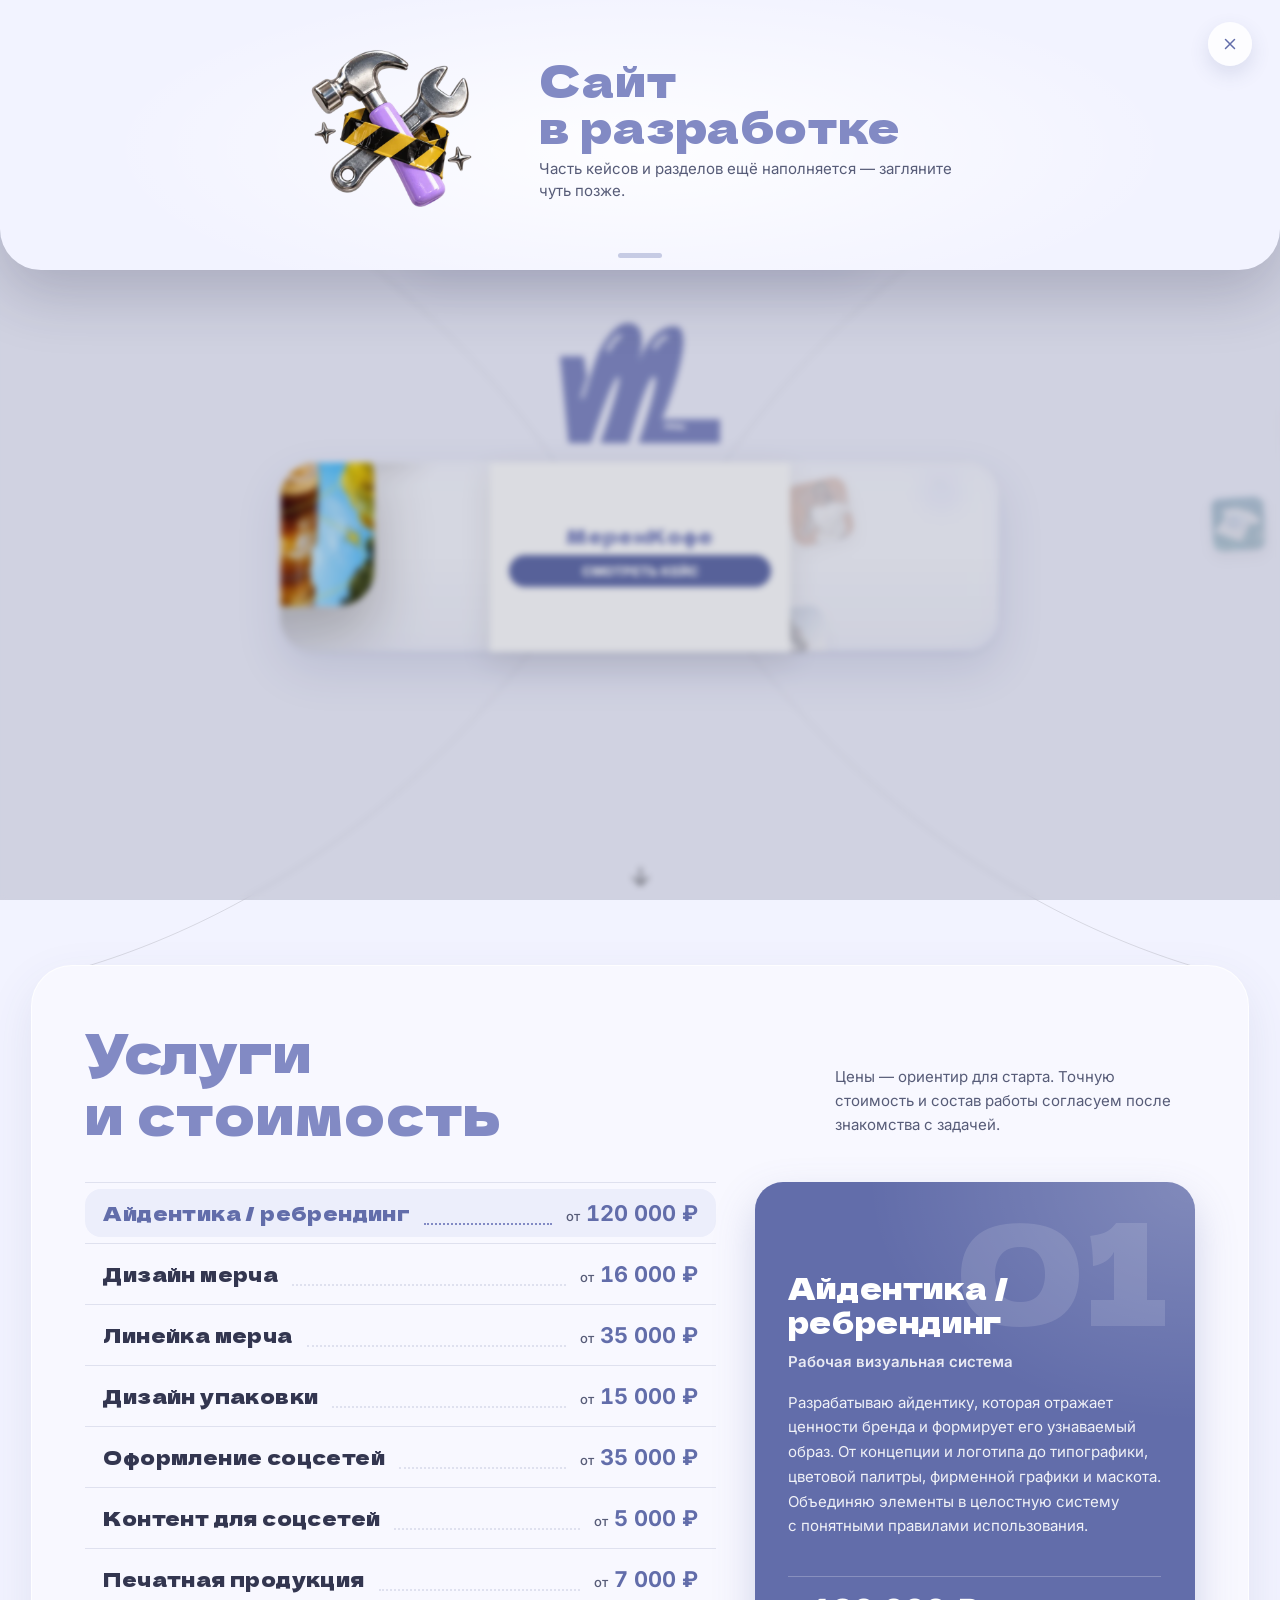
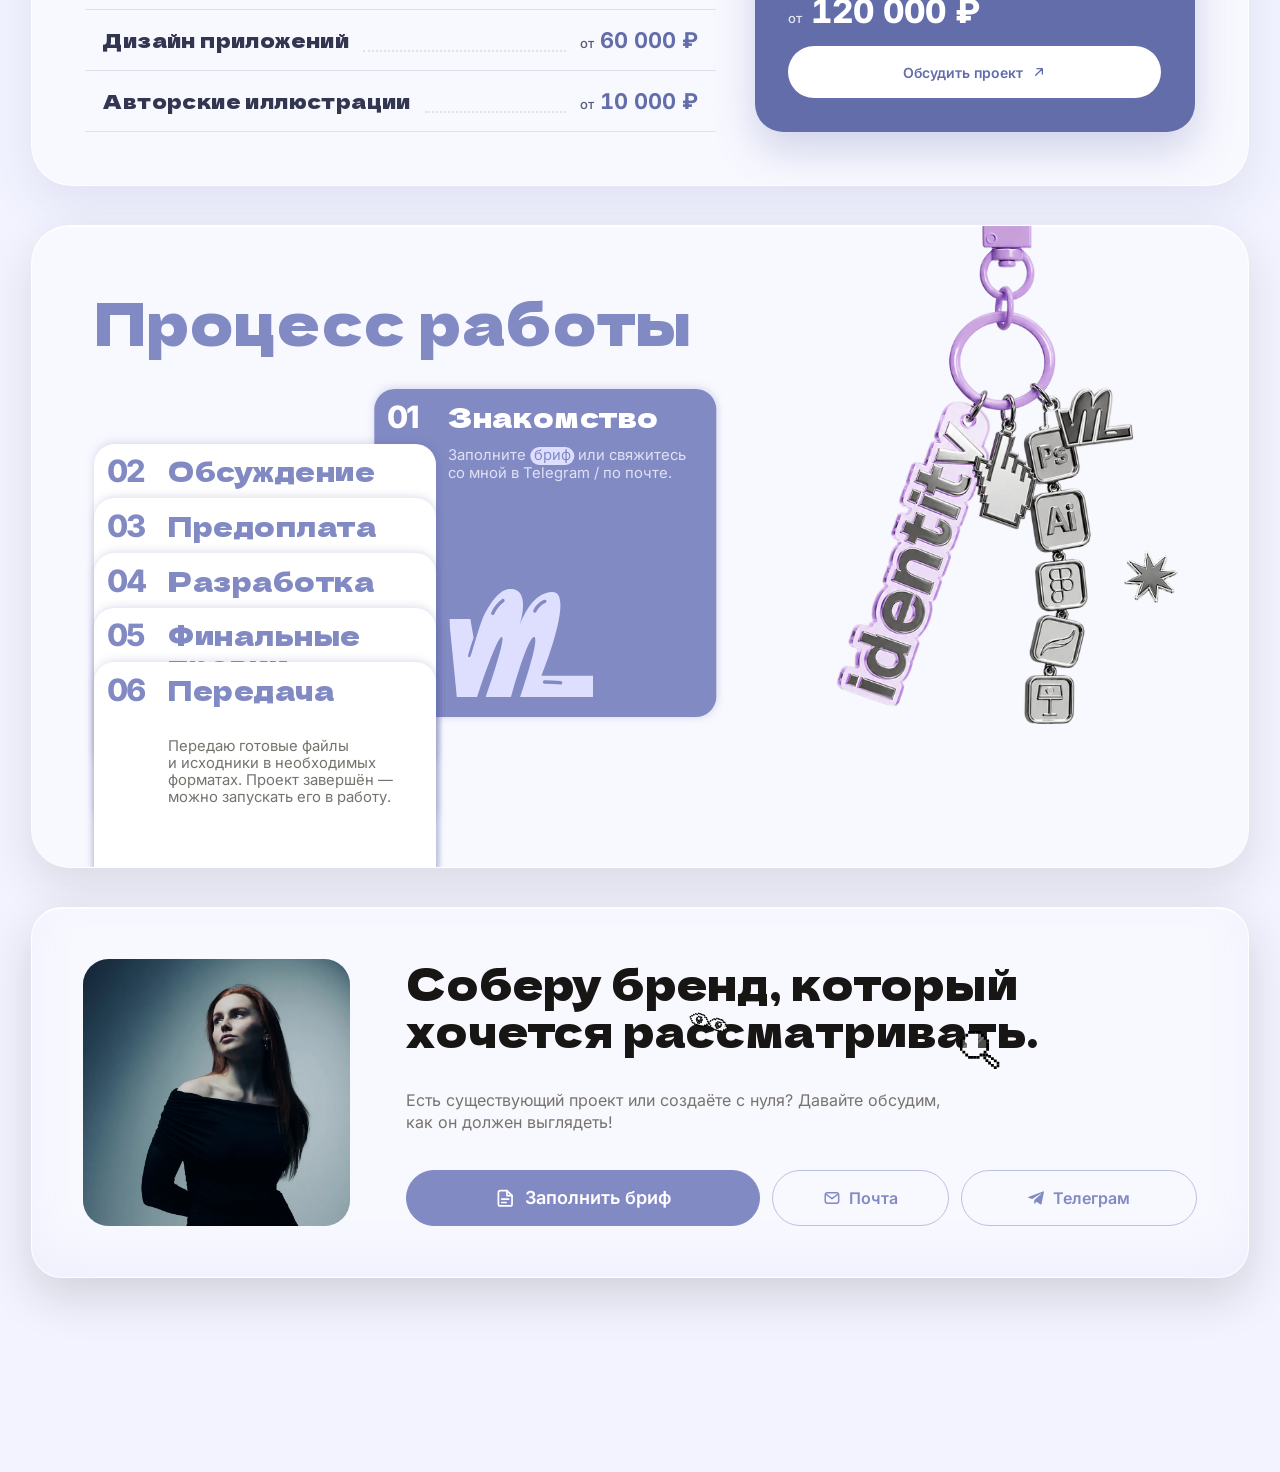
<file: index.html>
<!doctype html>
<html lang="ru">
  <head>
    <meta charset="utf-8" />
    <script>
      // Opened from a case page: show only the case, the page behind it stays hidden.
      if (/[?&]from=/.test(location.search) && location.hash.indexOf("#case/") === 0) document.documentElement.classList.add("case-from-section");
    </script>
    <meta name="viewport" content="width=device-width, initial-scale=1" />
    <meta
      name="description"
      content="Портфолио Мари Алекс: я создаю айдентику, кампании и цифровое направление для брендов."
    />
    <title>Мари — бренд-дизайнер</title>
    <link rel="canonical" href="https://alexmaridesign.ru/" />
    <link rel="icon" href="./favicon.ico?v=20260916-01" sizes="16x16 32x32 48x48" type="image/x-icon" />
    <link rel="icon" href="./favicon.svg?v=20260916-01" type="image/svg+xml" sizes="any" />
    <link rel="apple-touch-icon" href="./apple-touch-icon.png?v=20260916-01" sizes="180x180" />
    <meta property="og:type" content="website" />
    <meta property="og:locale" content="ru_RU" />
    <meta property="og:site_name" content="Мари" />
    <meta property="og:title" content="Мари — бренд-дизайнер" />
    <meta property="og:description" content="Айдентика, упаковка и визуальные системы для брендов." />
    <meta property="og:url" content="https://alexmaridesign.ru/" />
    <meta property="og:image" content="https://alexmaridesign.ru/assets/og-mari-v1.jpg" />
    <meta property="og:image:type" content="image/jpeg" />
    <meta property="og:image:width" content="1200" />
    <meta property="og:image:height" content="630" />
    <meta property="og:image:alt" content="Обложка портфолио Мари: фирменный знак и карточки Pinhead и Sofacinic." />
    <meta name="twitter:card" content="summary_large_image" />
    <meta name="twitter:title" content="Мари — бренд-дизайнер" />
    <meta name="twitter:description" content="Айдентика, упаковка и визуальные системы для брендов." />
    <meta name="twitter:image" content="https://alexmaridesign.ru/assets/og-mari-v1.jpg" />
    <meta name="twitter:image:alt" content="Обложка портфолио Мари: фирменный знак и карточки Pinhead и Sofacinic." />
    <script type="application/ld+json">
      {
        "@context": "https://schema.org",
        "@type": "ProfessionalService",
        "@id": "https://alexmaridesign.ru/#service",
        "name": "Мари — бренд-дизайнер, иллюстратор",
        "url": "https://alexmaridesign.ru/",
        "image": "https://alexmaridesign.ru/assets/og-mari-v1.jpg",
        "description": "Айдентика, мерч, упаковка, иллюстрации и цифровой дизайн для брендов.",
        "email": "i@alexmaria.ru",
        "priceRange": "от 5 000 ₽",
        "areaServed": "RU",
        "availableLanguage": "ru",
        "sameAs": [
          "https://t.me/alexmari_a"
        ],
        "founder": {
          "@type": "Person",
          "name": "Мари Алекс",
          "jobTitle": "Бренд-дизайнер, иллюстратор",
          "image": "https://alexmaridesign.ru/assets/mari-portrait.webp",
          "url": "https://alexmaridesign.ru/"
        },
        "hasOfferCatalog": {
          "@type": "OfferCatalog",
          "name": "Услуги",
          "itemListElement": [
            {
              "@type": "Offer",
              "itemOffered": {
                "@type": "Service",
                "name": "Айдентика / ребрендинг"
              },
              "priceCurrency": "RUB",
              "priceSpecification": {
                "@type": "PriceSpecification",
                "minPrice": 120000,
                "priceCurrency": "RUB"
              }
            },
            {
              "@type": "Offer",
              "itemOffered": {
                "@type": "Service",
                "name": "Дизайн мерча"
              },
              "priceCurrency": "RUB",
              "priceSpecification": {
                "@type": "PriceSpecification",
                "minPrice": 16000,
                "priceCurrency": "RUB"
              }
            },
            {
              "@type": "Offer",
              "itemOffered": {
                "@type": "Service",
                "name": "Линейка мерча"
              },
              "priceCurrency": "RUB",
              "priceSpecification": {
                "@type": "PriceSpecification",
                "minPrice": 35000,
                "priceCurrency": "RUB"
              }
            },
            {
              "@type": "Offer",
              "itemOffered": {
                "@type": "Service",
                "name": "Дизайн упаковки"
              },
              "priceCurrency": "RUB",
              "priceSpecification": {
                "@type": "PriceSpecification",
                "minPrice": 15000,
                "priceCurrency": "RUB"
              }
            },
            {
              "@type": "Offer",
              "itemOffered": {
                "@type": "Service",
                "name": "Оформление соцсетей"
              },
              "priceCurrency": "RUB",
              "priceSpecification": {
                "@type": "PriceSpecification",
                "minPrice": 35000,
                "priceCurrency": "RUB"
              }
            },
            {
              "@type": "Offer",
              "itemOffered": {
                "@type": "Service",
                "name": "Контент для соцсетей"
              },
              "priceCurrency": "RUB",
              "priceSpecification": {
                "@type": "PriceSpecification",
                "minPrice": 5000,
                "priceCurrency": "RUB"
              }
            },
            {
              "@type": "Offer",
              "itemOffered": {
                "@type": "Service",
                "name": "Печатная продукция"
              },
              "priceCurrency": "RUB",
              "priceSpecification": {
                "@type": "PriceSpecification",
                "minPrice": 7000,
                "priceCurrency": "RUB"
              }
            },
            {
              "@type": "Offer",
              "itemOffered": {
                "@type": "Service",
                "name": "Дизайн приложений"
              },
              "priceCurrency": "RUB",
              "priceSpecification": {
                "@type": "PriceSpecification",
                "minPrice": 60000,
                "priceCurrency": "RUB"
              }
            },
            {
              "@type": "Offer",
              "itemOffered": {
                "@type": "Service",
                "name": "Авторские иллюстрации"
              },
              "priceCurrency": "RUB",
              "priceSpecification": {
                "@type": "PriceSpecification",
                "minPrice": 10000,
                "priceCurrency": "RUB"
              }
            }
          ]
        }
      }
    </script>
    <link rel="preload" href="./assets/fonts/inter-cyrillic-wght-normal.woff2" as="font" type="font/woff2" crossorigin />
    <link rel="preload" href="./assets/fonts/dela-gothic-one-cyrillic-400-normal.woff2" as="font" type="font/woff2" crossorigin />
    <link rel="stylesheet" href="./fonts.css?v=20261117-02" />
    <link rel="stylesheet" href="./styles.css?v=20261124-06" />
  </head>
  <body>
    <svg class="liquid-filter-defs" aria-hidden="true" focusable="false">
      <filter id="liquid-glass-refraction" x="-20%" y="-20%" width="140%" height="140%" color-interpolation-filters="sRGB">
        <feTurbulence type="fractalNoise" baseFrequency="0.012 0.038" numOctaves="2" seed="12" result="grain" />
        <feDisplacementMap in="SourceGraphic" in2="grain" scale="4" xChannelSelector="R" yChannelSelector="G" result="refracted" />
        <feGaussianBlur in="refracted" stdDeviation="0.16" result="softened" />
        <feComponentTransfer in="softened">
          <feFuncR type="linear" slope="1.04" intercept="0.01" />
          <feFuncG type="linear" slope="1.04" intercept="0.01" />
          <feFuncB type="linear" slope="1.06" intercept="0.01" />
        </feComponentTransfer>
      </filter>
    </svg>
    <main class="site">
      <section class="screen" id="top" aria-label="Портфолио Мари">
        <header class="screen-header reveal">
          <div class="brand-small">
            <a href="#top" aria-label="Главный экран">
              <h1 class="brand-title">Мари</h1>
            </a>
            <p class="brand-subtitle">бренд-дизайнер, иллюстратор</p>
          </div>

          <div class="nav-menu" data-cases-menu>
            <nav class="screen-nav" aria-label="Основная навигация">
              <button
                class="cases-menu-trigger"
                type="button"
                aria-expanded="false"
                aria-controls="cases-popover"
                data-cases-menu-trigger
              >
                Кейсы
              </button>
              <a href="#pricing">Цены</a>
              <a href="#process">Процесс работы</a>
              <a href="#contact">Контакты</a>
            </nav>

            <div class="cases-popover" id="cases-popover" data-cases-popover hidden>
              <ul aria-label="Направления работ">
                <li><a href="./cases">Все</a></li>
                <li><a href="./identity">Айдентика</a></li>
                <li><a href="./merch">Мерч</a></li>
                <li><a href="./illustrations">Иллюстрации</a></li>
                <li><a href="./social">Соцсети</a></li>
              </ul>
            </div>
          </div>
        </header>

        <div class="center-logo reveal" style="--reveal-delay: 100ms" aria-hidden="true">
          <img src="./assets/mari-logo.svg" alt="" />
        </div>

        <section class="paired-carousel reveal" style="--reveal-delay: 180ms" data-carousel aria-label="Парная карусель компаний и кейсов">
          <svg class="ring ring-left" viewBox="0 0 100 100" preserveAspectRatio="none" aria-hidden="true">
            <path vector-effect="non-scaling-stroke" />
          </svg>
          <svg class="ring ring-right" viewBox="0 0 100 100" preserveAspectRatio="none" aria-hidden="true">
            <path vector-effect="non-scaling-stroke" />
          </svg>

          <div class="orbit-lane orbit-lane-left" data-company-orbit role="group" aria-label="Компании"></div>
          <div class="orbit-lane orbit-lane-right" data-case-orbit role="group" aria-label="Кейсы"></div>

          <div class="liquid-lens" data-liquid-lens aria-hidden="true">
            <div class="liquid-lens-surface">
              <div class="lens-lane" data-company-lens></div>
              <div class="lens-lane" data-case-lens></div>
            </div>
          </div>

          <article class="spotlight glass" data-spotlight>
            <p class="spotlight-label">выбранная пара</p>
            <h2 data-case-title>Система айдентики</h2>
            <p data-case-copy>
              Я&nbsp;связываю бренд и&nbsp;кейс в&nbsp;одну историю: от&nbsp;идеи до&nbsp;носителей.
            </p>
            <div class="spotlight-meta">
              <span data-company-name>Компания</span>
              <span data-case-type>Кейс</span>
              <span data-case-count>0 материалов</span>
            </div>
            <button
              class="black-button"
              type="button"
              aria-controls="case-dialog"
              aria-haspopup="dialog"
              data-case-dialog-open
            >
              Смотреть кейс
              <svg viewBox="0 0 24 24" aria-hidden="true">
                <path d="M7 17 17 7M9 7h8v8" />
              </svg>
            </button>
          </article>
        </section>

        <div class="screen-actions reveal" style="--reveal-delay: 260ms" aria-label="Быстрые действия">
          <a class="scroll-down" href="#pricing" aria-label="Перейти к услугам и стоимости">
            <svg viewBox="0 0 24 24" aria-hidden="true">
              <path d="M12 4v16M5 13l7 7 7-7" />
            </svg>
          </a>
        </div>
      </section>

      <section class="panel pricing" id="pricing" aria-labelledby="pricing-heading" data-pricing>
        <header class="pricing-heading reveal">
          <h2 id="pricing-heading">Услуги<br /> и&nbsp;стоимость</h2>
          <p class="pricing-lead">Цены&nbsp;— ориентир для&nbsp;старта. Точную стоимость и&nbsp;состав работы согласуем после знакомства с&nbsp;задачей.</p>
        </header>

        <div class="pricing-body reveal">
          <div class="pricing-list">
            <details class="pricing-service" data-brief-service="Айдентика">
              <summary>
                <span class="pricing-index" aria-hidden="true">01</span>
                <span class="pricing-title">
                  <span class="pricing-name">Айдентика / ребрендинг</span>
                  <span class="pricing-caption">Рабочая визуальная система</span>
                </span>
                <span class="pricing-leader" aria-hidden="true"></span>
                <span class="pricing-price"><span>от</span>&nbsp;120&nbsp;000&nbsp;₽</span>
                <span class="pricing-toggle" aria-hidden="true"></span>
              </summary>
              <div class="pricing-details">
                <p>Разрабатываю айдентику, которая отражает ценности бренда и&nbsp;формирует его узнаваемый образ. От&nbsp;концепции и&nbsp;логотипа до&nbsp;типографики, цветовой палитры, фирменной графики и&nbsp;маскота. Объединяю элементы в&nbsp;целостную систему с&nbsp;понятными правилами использования.</p>
                <button class="pricing-order" type="button" aria-haspopup="dialog" data-brief-open data-brief-service="Айдентика">
                  Обсудить проект
                  <svg viewBox="0 0 24 24" aria-hidden="true"><path d="M7 17 17 7M9 7h8v8" /></svg>
                </button>
              </div>
            </details>
            <details class="pricing-service" data-brief-service="Мерч">
              <summary>
                <span class="pricing-index" aria-hidden="true">02</span>
                <span class="pricing-title">
                  <span class="pricing-name">Дизайн мерча</span>
                  <span class="pricing-caption">Который будут носить</span>
                </span>
                <span class="pricing-leader" aria-hidden="true"></span>
                <span class="pricing-price"><span>от</span>&nbsp;16&nbsp;000&nbsp;₽</span>
                <span class="pricing-toggle" aria-hidden="true"></span>
              </summary>
              <div class="pricing-details">
                <p>Создаю мерч на&nbsp;пересечении брендинга, моды и&nbsp;визуальной культуры. Разрабатываю концепции и&nbsp;дизайн одежды, аксессуаров и&nbsp;брендированной продукции с&nbsp;учётом материалов, технологий нанесения и&nbsp;особенностей производства.</p>
                <button class="pricing-order" type="button" aria-haspopup="dialog" data-brief-open data-brief-service="Мерч">
                  Обсудить проект
                  <svg viewBox="0 0 24 24" aria-hidden="true"><path d="M7 17 17 7M9 7h8v8" /></svg>
                </button>
              </div>
            </details>
            <details class="pricing-service" data-brief-service="Мерч">
              <summary>
                <span class="pricing-index" aria-hidden="true">03</span>
                <span class="pricing-title">
                  <span class="pricing-name">Линейка мерча</span>
                  <span class="pricing-caption">Разные айтемы, объединённые одной идеей</span>
                </span>
                <span class="pricing-leader" aria-hidden="true"></span>
                <span class="pricing-price"><span>от</span>&nbsp;35&nbsp;000&nbsp;₽</span>
                <span class="pricing-toggle" aria-hidden="true"></span>
              </summary>
              <div class="pricing-details">
                <p>Разрабатываю коллекции мерча, объединённые общей концепцией и&nbsp;визуальным языком. Продумываю ассортимент, графику, цветовые сочетания и&nbsp;адаптацию дизайна под&nbsp;разные носители.</p>
                <button class="pricing-order" type="button" aria-haspopup="dialog" data-brief-open data-brief-service="Мерч">
                  Обсудить проект
                  <svg viewBox="0 0 24 24" aria-hidden="true"><path d="M7 17 17 7M9 7h8v8" /></svg>
                </button>
              </div>
            </details>
            <details class="pricing-service" data-brief-service="Упаковка">
              <summary>
                <span class="pricing-index" aria-hidden="true">04</span>
                <span class="pricing-title">
                  <span class="pricing-name">Дизайн упаковки</span>
                  <span class="pricing-caption">Первое впечатление о&nbsp;продукте</span>
                </span>
                <span class="pricing-leader" aria-hidden="true"></span>
                <span class="pricing-price"><span>от</span>&nbsp;15&nbsp;000&nbsp;₽</span>
                <span class="pricing-toggle" aria-hidden="true"></span>
              </summary>
              <div class="pricing-details">
                <p>Создаю упаковку, которая выделяет продукт и&nbsp;транслирует характер бренда. Работаю с&nbsp;визуальной концепцией, композицией, типографикой и&nbsp;графикой, учитывая особенности носителя и&nbsp;требования производства.</p>
                <button class="pricing-order" type="button" aria-haspopup="dialog" data-brief-open data-brief-service="Упаковка">
                  Обсудить проект
                  <svg viewBox="0 0 24 24" aria-hidden="true"><path d="M7 17 17 7M9 7h8v8" /></svg>
                </button>
              </div>
            </details>
            <details class="pricing-service" data-brief-service="Соцсети">
              <summary>
                <span class="pricing-index" aria-hidden="true">05</span>
                <span class="pricing-title">
                  <span class="pricing-name">Оформление соцсетей</span>
                  <span class="pricing-caption">Единый визуальный язык бренда в&nbsp;digital</span>
                </span>
                <span class="pricing-leader" aria-hidden="true"></span>
                <span class="pricing-price"><span>от</span>&nbsp;35&nbsp;000&nbsp;₽</span>
                <span class="pricing-toggle" aria-hidden="true"></span>
              </summary>
              <div class="pricing-details">
                <p>Формирую целостный визуальный стиль социальных сетей: от&nbsp;оформления профиля до&nbsp;системы шаблонов и&nbsp;графических элементов. Создаю гибкие решения, которые помогают бренду сохранять узнаваемость и&nbsp;последовательно развивать коммуникацию.</p>
                <button class="pricing-order" type="button" aria-haspopup="dialog" data-brief-open data-brief-service="Соцсети">
                  Обсудить проект
                  <svg viewBox="0 0 24 24" aria-hidden="true"><path d="M7 17 17 7M9 7h8v8" /></svg>
                </button>
              </div>
            </details>
            <details class="pricing-service" data-brief-service="Соцсети">
              <summary>
                <span class="pricing-index" aria-hidden="true">06</span>
                <span class="pricing-title">
                  <span class="pricing-name">Контент для&nbsp;соцсетей</span>
                  <span class="pricing-caption">Полное визуальное сопровождение или единичные посты</span>
                </span>
                <span class="pricing-leader" aria-hidden="true"></span>
                <span class="pricing-price"><span>от</span>&nbsp;5&nbsp;000&nbsp;₽</span>
                <span class="pricing-toggle" aria-hidden="true"></span>
              </summary>
              <div class="pricing-details">
                <p>Разрабатываю графику для&nbsp;социальных сетей и&nbsp;digital-коммуникаций: от&nbsp;отдельных публикаций и&nbsp;сторис до&nbsp;рекламных креативов и&nbsp;серий контента. Адаптирую визуальные решения под&nbsp;формат, площадку и&nbsp;задачи бренда.</p>
                <button class="pricing-order" type="button" aria-haspopup="dialog" data-brief-open data-brief-service="Соцсети">
                  Обсудить проект
                  <svg viewBox="0 0 24 24" aria-hidden="true"><path d="M7 17 17 7M9 7h8v8" /></svg>
                </button>
              </div>
            </details>
            <details class="pricing-service" data-brief-service="Полиграфия">
              <summary>
                <span class="pricing-index" aria-hidden="true">07</span>
                <span class="pricing-title">
                  <span class="pricing-name">Печатная продукция</span>
                  <span class="pricing-caption">Дизайн за&nbsp;пределами экрана</span>
                </span>
                <span class="pricing-leader" aria-hidden="true"></span>
                <span class="pricing-price"><span>от</span>&nbsp;7&nbsp;000&nbsp;₽</span>
                <span class="pricing-toggle" aria-hidden="true"></span>
              </summary>
              <div class="pricing-details">
                <p>Разрабатываю дизайн полиграфии и&nbsp;рекламных материалов: от&nbsp;визиток и&nbsp;буклетов до&nbsp;каталогов, плакатов и&nbsp;POSM. Работаю с&nbsp;композицией, типографикой и&nbsp;визуальной иерархией, подготавливаю макеты к&nbsp;печати с&nbsp;учётом технических требований.</p>
                <button class="pricing-order" type="button" aria-haspopup="dialog" data-brief-open data-brief-service="Полиграфия">
                  Обсудить проект
                  <svg viewBox="0 0 24 24" aria-hidden="true"><path d="M7 17 17 7M9 7h8v8" /></svg>
                </button>
              </div>
            </details>
            <details class="pricing-service" data-brief-service="Приложение">
              <summary>
                <span class="pricing-index" aria-hidden="true">08</span>
                <span class="pricing-title">
                  <span class="pricing-name">Дизайн приложений</span>
                  <span class="pricing-caption">Эстетика, логика и&nbsp;удобство</span>
                </span>
                <span class="pricing-leader" aria-hidden="true"></span>
                <span class="pricing-price"><span>от</span>&nbsp;60&nbsp;000&nbsp;₽</span>
                <span class="pricing-toggle" aria-hidden="true"></span>
              </summary>
              <div class="pricing-details">
                <p>Проектирую пользовательские сценарии и&nbsp;интерфейсы цифровых продуктов. Продумываю структуру экранов, навигацию и&nbsp;визуальную систему, объединяя функциональность, удобство использования и&nbsp;характер бренда.</p>
                <button class="pricing-order" type="button" aria-haspopup="dialog" data-brief-open data-brief-service="Приложение">
                  Обсудить проект
                  <svg viewBox="0 0 24 24" aria-hidden="true"><path d="M7 17 17 7M9 7h8v8" /></svg>
                </button>
              </div>
            </details>
            <details class="pricing-service" data-brief-service="Иллюстрации">
              <summary>
                <span class="pricing-index" aria-hidden="true">09</span>
                <span class="pricing-title">
                  <span class="pricing-name">Авторские иллюстрации</span>
                  <span class="pricing-caption">Уникальная графика с&nbsp;характером</span>
                </span>
                <span class="pricing-leader" aria-hidden="true"></span>
                <span class="pricing-price"><span>от</span>&nbsp;10&nbsp;000&nbsp;₽</span>
                <span class="pricing-toggle" aria-hidden="true"></span>
              </summary>
              <div class="pricing-details">
                <p>Создаю авторские иллюстрации для&nbsp;брендов, продуктов и&nbsp;digital-проектов. Разрабатываю персонажей, графические элементы и&nbsp;иллюстративные серии, которые передают характер бренда и&nbsp;формируют узнаваемый визуальный язык.</p>
                <button class="pricing-order" type="button" aria-haspopup="dialog" data-brief-open data-brief-service="Иллюстрации">
                  Обсудить проект
                  <svg viewBox="0 0 24 24" aria-hidden="true"><path d="M7 17 17 7M9 7h8v8" /></svg>
                </button>
              </div>
            </details>
          </div>

          <aside class="pricing-card" aria-live="polite" data-pricing-card hidden>
            <div class="pricing-card-body" data-pricing-card-body>
              <span class="pricing-card-ghost" aria-hidden="true" data-pricing-card-ghost></span>
              <h3 class="pricing-card-name" data-pricing-card-name></h3>
              <p class="pricing-card-caption" data-pricing-card-caption></p>
              <p class="pricing-card-text" data-pricing-card-text></p>
              <div class="pricing-card-footer">
                <p class="pricing-card-price" data-pricing-card-price></p>
                <button class="pricing-card-cta" type="button" aria-haspopup="dialog" data-brief-open data-pricing-card-cta>
                  Обсудить проект
                  <svg viewBox="0 0 24 24" aria-hidden="true"><path d="M7 17 17 7M9 7h8v8" /></svg>
                </button>
              </div>
            </div>
          </aside>
        </div>
      </section>

      <section class="panel process" id="process">
        <div class="process-keychain" aria-hidden="true">
          <svg class="process-keychain-art" viewBox="218 0 863 1447" focusable="false">
            <defs>
              <image id="process-keychain-image" href="./assets/process-keychain.webp" width="1408" height="1759" />
              <!-- Separate only unobscured links; preserve the original artwork and overlapping joints. -->
              <clipPath id="process-keychain-base">
                <path d="M0 0H1408V960H750V1759H0Z" />
              </clipPath>
              <clipPath id="process-keychain-figma"><path d="M750 950H970V1128H750Z" /></clipPath>
              <clipPath id="process-keychain-procreate"><path d="M750 1119H970V1288H750Z" /></clipPath>
              <clipPath id="process-keychain-tilda"><path d="M750 1278H930V1455H750Z" /></clipPath>
              <mask id="process-keychain-metal" maskUnits="userSpaceOnUse" x="0" y="0" width="1408" height="1759" style="mask-type: alpha">
                <use href="#process-keychain-image" />
              </mask>
              <linearGradient id="process-keychain-light">
                <stop offset="0" stop-color="#fff" stop-opacity="0" />
                <stop offset="0.5" stop-color="#fff" stop-opacity="0.48" />
                <stop offset="1" stop-color="#fff" stop-opacity="0" />
              </linearGradient>
            </defs>
            <g class="process-keychain-swing">
              <use href="#process-keychain-image" clip-path="url(#process-keychain-base)" />
              <g class="process-keychain-link" style="--joint: 863px 954px; --delay: -0.8s">
                <use href="#process-keychain-image" clip-path="url(#process-keychain-figma)" />
                <g class="process-keychain-link" style="--joint: 866px 1124px; --delay: -1.4s">
                  <use href="#process-keychain-image" clip-path="url(#process-keychain-procreate)" />
                  <g class="process-keychain-link" style="--joint: 838px 1283px; --delay: -2s">
                    <use href="#process-keychain-image" clip-path="url(#process-keychain-tilda)" />
                  </g>
                </g>
              </g>
              <g clip-path="url(#process-keychain-base)">
                <g mask="url(#process-keychain-metal)">
                  <path class="process-keychain-sheen" d="M-500 0H-240L360 1759H100Z" fill="url(#process-keychain-light)" stroke="none" />
                </g>
              </g>
              <path class="process-keychain-glint" d="m818 311 3 14 14 3-14 3-3 14-3-14-14-3 14-3Z" />
              <path class="process-keychain-glint" style="--delay: -2.5s" d="m1010 607 3 12 12 3-12 3-3 12-3-12-12-3 12-3Z" />
              <path class="process-keychain-glint" style="--delay: -4.2s" d="m399 1228 3 13 13 3-13 3-3 13-3-13-13-3 13-3Z" />
            </g>
          </svg>
        </div>
        <div class="process-star" aria-hidden="true">
          <img src="./assets/process-star.png" alt="" width="135" height="135" loading="lazy" decoding="async" />
        </div>
        <div class="panel-heading reveal">
          <h2>Процесс работы</h2>
        </div>
        <div class="process-accordion reveal">
          <div class="step-stack" data-process-stack aria-label="Этапы процесса работы">
            <article class="step" data-process-step>
              <div class="step-card">
                <h3 class="step-heading">
                  <button
                    class="step-select"
                    type="button"
                    id="process-step-1"
                    aria-expanded="false"
                    aria-controls="process-panel-1"
                    data-process-step-select
                  >
                    <span class="step-number">01</span>
                    <span class="step-title">Знакомство</span>
                  </button>
                </h3>
                <div class="step-panel" id="process-panel-1" role="region" aria-labelledby="process-step-1">
                  <div class="step-panel-clip">
                    <div class="step-copy">
                      <p>Заполните <button class="step-brief-link" type="button" aria-haspopup="dialog" data-brief-open>бриф</button> или&nbsp;свяжитесь со&nbsp;мной в&nbsp;Telegram&nbsp;/&nbsp;по&nbsp;почте.</p>
                    </div>
                    <span class="step-logo" aria-hidden="true"></span>
                  </div>
                </div>
              </div>
            </article>
            <article class="step" data-process-step>
              <div class="step-card">
                <h3 class="step-heading">
                  <button
                    class="step-select"
                    type="button"
                    id="process-step-2"
                    aria-expanded="false"
                    aria-controls="process-panel-2"
                    data-process-step-select
                  >
                    <span class="step-number">02</span>
                    <span class="step-title">Обсуждение</span>
                  </button>
                </h3>
                <div class="step-panel" id="process-panel-2" role="region" aria-labelledby="process-step-2">
                  <div class="step-panel-clip">
                    <div class="step-copy">
                      <p>Проведём видеовстречу, чтобы обсудить детали проекта, сроки, формат работы и&nbsp;стоимость.</p>
                    </div>
                    <span class="step-logo" aria-hidden="true"></span>
                  </div>
                </div>
              </div>
            </article>
            <article class="step" data-process-step>
              <div class="step-card">
                <h3 class="step-heading">
                  <button
                    class="step-select"
                    type="button"
                    id="process-step-3"
                    aria-expanded="false"
                    aria-controls="process-panel-3"
                    data-process-step-select
                  >
                    <span class="step-number">03</span>
                    <span class="step-title">Предоплата</span>
                  </button>
                </h3>
                <div class="step-panel" id="process-panel-3" role="region" aria-labelledby="process-step-3">
                  <div class="step-panel-clip">
                    <div class="step-copy">
                      <p>После согласования условий фиксируем договорённости и&nbsp;начинаем работу после внесения предоплаты.</p>
                    </div>
                    <span class="step-logo" aria-hidden="true"></span>
                  </div>
                </div>
              </div>
            </article>
            <article class="step" data-process-step>
              <div class="step-card">
                <h3 class="step-heading">
                  <button
                    class="step-select"
                    type="button"
                    id="process-step-4"
                    aria-expanded="false"
                    aria-controls="process-panel-4"
                    data-process-step-select
                  >
                    <span class="step-number">04</span>
                    <span class="step-title">Разработка</span>
                  </button>
                </h3>
                <div class="step-panel" id="process-panel-4" role="region" aria-labelledby="process-step-4">
                  <div class="step-panel-clip">
                    <div class="step-copy">
                      <p>Разрабатываю дизайн и&nbsp;представляю первый вариант. После обсуждения вносим первую итерацию правок.</p>
                    </div>
                    <span class="step-logo" aria-hidden="true"></span>
                  </div>
                </div>
              </div>
            </article>
            <article class="step" data-process-step>
              <div class="step-card">
                <h3 class="step-heading">
                  <button
                    class="step-select"
                    type="button"
                    id="process-step-5"
                    aria-expanded="false"
                    aria-controls="process-panel-5"
                    data-process-step-select
                  >
                    <span class="step-number">05</span>
                    <span class="step-title">Финальные правки</span>
                  </button>
                </h3>
                <div class="step-panel" id="process-panel-5" role="region" aria-labelledby="process-step-5">
                  <div class="step-panel-clip">
                    <div class="step-copy">
                      <p>При&nbsp;необходимости проводим дополнительный созвон и&nbsp;вносим вторую итерацию правок, чтобы довести проект до&nbsp;финального результата.</p>
                    </div>
                    <span class="step-logo" aria-hidden="true"></span>
                  </div>
                </div>
              </div>
            </article>
            <article class="step step--final" data-process-step>
              <div class="step-card">
                <h3 class="step-heading">
                  <button
                    class="step-select"
                    type="button"
                    id="process-step-6"
                    aria-pressed="true"
                    aria-label="06 Передача — свернуть предыдущие этапы"
                    aria-controls="process-panel-1 process-panel-2 process-panel-3 process-panel-4 process-panel-5"
                    data-process-step-select
                  >
                    <span class="step-number">06</span>
                    <span class="step-title">Передача</span>
                  </button>
                </h3>
                <div class="step-panel" id="process-panel-6" role="region" aria-labelledby="process-step-6">
                  <div class="step-panel-clip">
                    <div class="step-copy">
                      <p>Передаю готовые файлы и&nbsp;исходники в&nbsp;необходимых форматах. Проект завершён — можно запускать его в&nbsp;работу.</p>
                    </div>
                    <span class="step-logo" aria-hidden="true"></span>
                  </div>
                </div>
              </div>
            </article>
          </div>
        </div>
      </section>

      <section class="contact glass reveal" id="contact">
        <img
          class="contact-photo"
          src="./assets/mari-portrait.webp"
          alt="Мари Алекс"
          width="900"
          height="1125"
          loading="lazy"
          decoding="async"
        />

        <div class="contact-content">
          <h2>
            <span>Соберу бренд, который</span>
            <span class="contact-title-line">
              хочется
              <span class="contact-decorated-word"
                >ра<span class="contact-letter-anchor contact-eyes-anchor"
                  >сс<img
                    class="contact-title-decor contact-eyes"
                    src="./assets/contact-eyes.svg"
                    alt=""
                    aria-hidden="true"
                    draggable="false"
                  /></span
                >матрив<span class="contact-letter-anchor contact-loupe-anchor"
                  >ат<img
                    class="contact-title-decor contact-loupe"
                    src="./assets/contact-loupe.svg?v=20261010-01"
                    alt=""
                    aria-hidden="true"
                    draggable="false"
                  /></span
                >ь.</span
              >
            </span>
          </h2>
          <p class="contact-copy">
            Есть существующий проект или создаёте с&nbsp;нуля? Давайте обсудим,<br />
            как он должен выглядеть!
          </p>
          <div class="contact-actions" role="group" aria-label="Бриф и связь с Марией">
            <button class="process-button process-button--primary contact-button" type="button" aria-haspopup="dialog" data-brief-open>
              <svg viewBox="0 0 24 24" aria-hidden="true" focusable="false">
                <path d="M14 3H6a2 2 0 0 0-2 2v14a2 2 0 0 0 2 2h12a2 2 0 0 0 2-2V9l-6-6Z" />
                <path d="M14 3v6h6M8 13h8M8 17h5" />
              </svg>
              <span>Заполнить бриф</span>
            </button>
            <div class="process-contact-actions">
              <a class="process-button contact-button" href="mailto:i@alexmaria.ru?subject=%D0%A0%D0%B0%D0%B7%D1%80%D0%B0%D0%B1%D0%BE%D1%82%D0%BA%D0%B0%20%D0%B4%D0%B8%D0%B7%D0%B0%D0%B9%D0%BD%D0%B0">
                <svg viewBox="0 0 24 24" aria-hidden="true" focusable="false">
                  <rect x="3" y="5" width="18" height="14" rx="3" />
                  <path d="m4 7 8 6 8-6" />
                </svg>
                <span>Почта</span>
              </a>
              <a class="process-button contact-button" href="https://t.me/alexmari_a">
                <svg class="process-telegram-icon" viewBox="0 0 24 24" aria-hidden="true" focusable="false">
                  <path d="m21.4 3.8-3.2 16c-.2 1.1-.9 1.3-1.8.8l-4.9-3.6-2.4 2.3c-.3.3-.5.5-1 .5l.4-5 9-8.2c.4-.4-.1-.6-.6-.3L5.8 13.4 1 11.9c-1-.3-1-1 .2-1.4L20 3.2c.9-.3 1.6.2 1.4.6Z" />
                </svg>
                <span>Телеграм</span>
              </a>
            </div>
          </div>
        </div>
      </section>

      <footer class="site-footer reveal">
        <div class="footer-row">
          <a class="footer-brand" href="./" aria-label="Мари, бренд-дизайнер, иллюстратор — на главную">
            <img class="footer-logo" src="./assets/mari-logo.svg" alt="" width="28" height="21" />
            <span class="footer-brand-text">
              <span class="footer-name">Мари</span>
              <span class="footer-tagline">бренд-дизайнер, иллюстратор</span>
            </span>
          </a>
          <nav class="footer-links" aria-label="Навигация в подвале">
            <a href="./cases">Кейсы</a>
            <a href="./#pricing">Цены</a>
            <a href="./#process">Процесс</a>
            <a href="./#contact">Контакты</a>
            <a href="./#brief" data-brief-open>Бриф</a>
            <a href="https://t.me/alexmari_a" target="_blank" rel="noopener">Telegram</a>
            <a href="mailto:i@alexmaria.ru">Почта</a>
          </nav>
        </div>
        <div class="footer-row footer-legal">
          <span>© 2026 Мари Алекс</span>
          <a href="./privacy">Политика конфиденциальности</a>
          <a class="footer-dev" href="https://alkislovdev.ru/" target="_blank" rel="noopener">
            Сайт разработал <strong>alkislovdev</strong>
            <svg viewBox="0 0 24 24" aria-hidden="true" focusable="false"><path d="M7 17 17 7M9 7h8v8" /></svg>
          </a>
        </div>
      </footer>
    </main>

    <dialog
      class="case-dialog"
      id="case-dialog"
      aria-labelledby="case-dialog-title"
      aria-describedby="case-dialog-copy"
      data-case-dialog
    >
      <nav class="case-dialog-stack" aria-label="Соседние кейсы">
        <button class="case-dialog-stack-card case-dialog-stack-card--previous" type="button" data-case-stack-direction="-1" aria-label="Открыть предыдущий кейс: Pinhead">
          <img src="./assets/visual-in-development.png" alt="" data-case-stack-previous-image />
          <span data-case-stack-previous-title>Pinhead</span>
          <span class="case-stack-arrow" aria-hidden="true"><svg viewBox="0 0 24 24" fill="none" stroke="currentColor" stroke-width="1.8" stroke-linecap="round" stroke-linejoin="round"><path d="m14 6-6 6 6 6" /></svg></span>
        </button>
        <button class="case-dialog-stack-card case-dialog-stack-card--next" type="button" data-case-stack-direction="1" aria-label="Открыть следующий кейс: Mirai">
          <img src="./assets/visual-in-development.png" alt="" data-case-stack-next-image />
          <span data-case-stack-next-title>Mirai</span>
          <span class="case-stack-arrow" aria-hidden="true"><svg viewBox="0 0 24 24" fill="none" stroke="currentColor" stroke-width="1.8" stroke-linecap="round" stroke-linejoin="round"><path d="m10 6 6 6-6 6" /></svg></span>
        </button>
      </nav>
      <div class="case-stack-hints" aria-hidden="true">
        <div class="case-stack-hint--previous"><span class="case-stack-hint-direction">Предыдущий кейс</span><strong data-case-stack-previous-hint>Pinhead</strong></div>
        <div class="case-stack-hint--next"><span class="case-stack-hint-direction">Следующий кейс</span><strong data-case-stack-next-hint>Mirai</strong></div>
      </div>
      <article class="case-dialog-card">
        <div class="case-reader-surface" data-case-reader-surface>
          <header class="case-dialog-topbar">
            <div class="case-dialog-brand">
              <img src="./assets/company-meren-coffee.webp" alt="" data-case-dialog-company-image />
              <span id="case-dialog-title" data-case-dialog-title>МеренКофе</span>
            </div>
            <span class="case-dialog-counter" data-case-dialog-counter>01 / 05</span>
            <button
              class="case-dialog-close"
              type="button"
              aria-label="Закрыть кейс"
              data-case-dialog-close
            >
              <svg viewBox="0 0 24 24" aria-hidden="true">
                <path d="m6 6 12 12M18 6 6 18" />
              </svg>
            </button>
          </header>

          <div class="case-reader-layout">
            <aside class="case-reader-sidebar">
              <nav class="case-reader-contents" aria-label="Содержание кейса">
                <a href="#case-section-about" class="is-active" aria-current="location" data-case-section-link="about">О&nbsp;проекте</a>
                <a href="#case-section-task" data-case-section-link="task">Задача</a>
                <a href="#case-section-stages" data-case-section-link="stages">Этапы работы</a>
                <a href="#case-section-result" data-case-section-link="result">Результат</a>
              </nav>
            </aside>

            <div class="case-reader-main" data-case-reader-scroll tabindex="0" role="region" aria-label="История проекта">
              <section class="case-reader-section case-reader-section--about" id="case-section-about" data-case-section="about" tabindex="-1" aria-labelledby="case-reader-heading">
                <button class="case-reader-cover" type="button" data-case-reader-cover aria-label="Увеличить визуал кейса МеренКофе">
                  <img src="./assets/visual-in-development.png" alt="Визуал кейса МеренКофе в разработке" data-case-dialog-case-image data-case-dialog-crop="placeholder" />
                </button>
                <div class="case-dialog-intro">
                  <h2 class="case-reader-title" id="case-reader-heading" data-case-reader-heading tabindex="-1">МеренКофе</h2>
                  <p class="case-dialog-kind" data-case-dialog-kind>кофейный бренд</p>
                  <div id="case-dialog-copy" class="case-dialog-copy case-reader-prose" data-case-dialog-copy>
                    <p class="case-reader-paragraph">Я&nbsp;собираю знак, упаковку, визуалы и&nbsp;правила кампании.</p>
                  </div>
                </div>

                <dl class="case-dialog-meta">
                  <div><dt>Компания</dt><dd data-case-dialog-company>МеренКофе</dd></div>
                  <div><dt>Направление</dt><dd data-case-dialog-type>айдентика / упаковка</dd></div>
                  <div><dt>Объём</dt><dd data-case-dialog-count>24 материала</dd></div>
                </dl>
              </section>

              <section class="case-reader-section" id="case-section-task" data-case-section="task" tabindex="-1" aria-labelledby="case-task-heading">
                <h3 id="case-task-heading">Задача</h3>
                <div class="case-reader-prose" data-case-reader-task></div>
              </section>

              <section class="case-reader-section" id="case-section-stages" data-case-section="stages" tabindex="-1" aria-labelledby="case-stages-heading">
                <h3 id="case-stages-heading">Этапы работы</h3>
                <div class="case-reader-stages" data-case-reader-stages></div>
              </section>

              <section class="case-reader-section" id="case-section-result" data-case-section="result" tabindex="-1" aria-labelledby="case-result-heading">
                <h3 id="case-result-heading">Результат</h3>
                <div class="case-reader-prose" data-case-reader-result></div>
                <div class="case-reader-gallery" data-case-reader-gallery></div>
              </section>

              <nav class="case-dialog-navigation" aria-label="Другие кейсы">
                <button class="case-dialog-nav-button" type="button" data-case-dialog-prev>
                  <svg viewBox="0 0 24 24" aria-hidden="true"><path d="m15 18-6-6 6-6" /></svg>
                  <span><small>Предыдущий</small><strong data-case-dialog-prev-title>Pinhead</strong></span>
                </button>
                <button class="case-dialog-nav-button case-dialog-nav-button--next" type="button" data-case-dialog-next>
                  <span><small>Следующий</small><strong data-case-dialog-next-title>Mirai</strong></span>
                  <svg viewBox="0 0 24 24" aria-hidden="true"><path d="m9 18 6-6-6-6" /></svg>
                </button>
              </nav>
            </div>
          </div>
        </div>

        <section class="case-image-viewer" data-case-image-viewer hidden aria-label="Просмотр изображения">
          <header class="case-image-viewer-topbar">
            <button class="case-image-viewer-back" type="button" data-case-image-viewer-back>
              <svg viewBox="0 0 24 24" aria-hidden="true"><path d="m15 18-6-6 6-6" /></svg>
              Вернуться к&nbsp;кейсу
            </button>
            <span class="case-image-viewer-label">Просмотр изображения</span>
          </header>
          <figure class="case-image-viewer-frame" tabindex="0" aria-label="Изображение и подпись">
            <img alt="" data-case-image-viewer-image />
            <figcaption data-case-image-viewer-caption></figcaption>
          </figure>
        </section>
      </article>
    </dialog>

    <dialog class="brief-dialog" id="brief-dialog" aria-labelledby="brief-title" data-brief-dialog>
      <div class="brief-card">
        <aside class="brief-aside">
          <h2 id="brief-title">Бриф</h2>
          <p class="brief-lead">Пара минут&nbsp;— и&nbsp;я&nbsp;пойму задачу.<span class="brief-long"> Ответы соберутся в&nbsp;одно сообщение.</span></p>
          <figure class="brief-person">
            <img src="./assets/mari-portrait.webp" alt="" width="900" height="1125" decoding="async" />
            <figcaption>
              <strong>Мари Алекс</strong>
              <span>бренд-дизайнер, иллюстратор</span>
            </figcaption>
          </figure>
          <div class="brief-contacts">
            <a href="https://t.me/alexmari_a" target="_blank" rel="noopener" aria-label="Telegram: @alexmari_a">
              <svg viewBox="0 0 24 24" aria-hidden="true" focusable="false">
                <path d="m21.4 3.8-3.2 16c-.2 1.1-.9 1.3-1.8.8l-4.9-3.6-2.4 2.3c-.3.3-.5.5-1 .5l.4-5 9-8.2c.4-.4-.1-.6-.6-.3L5.8 13.4 1 11.9c-1-.3-1-1 .2-1.4L20 3.2c.9-.3 1.6.2 1.4.6Z" />
              </svg>
              Telegram
            </a>
            <a href="mailto:i@alexmaria.ru" aria-label="Почта: i@alexmaria.ru">
              <svg class="brief-contact-line" viewBox="0 0 24 24" aria-hidden="true" focusable="false">
                <rect x="3" y="5" width="18" height="14" rx="3" />
                <path d="m4 7 8 6 8-6" />
              </svg>
              Mail
            </a>
          </div>
        </aside>

        <form class="brief-form" method="dialog" novalidate data-brief-form>
          <button class="case-dialog-close brief-close" type="button" aria-label="Закрыть бриф" data-brief-close>
            <svg viewBox="0 0 24 24" aria-hidden="true">
              <path d="m6 6 12 12M18 6 6 18" />
            </svg>
          </button>

          <div class="brief-fields">
            <label class="brief-field brief-field--name">
              <span class="brief-label">Как вас зовут</span>
              <input class="brief-input" type="text" name="name" autocomplete="given-name" required maxlength="60" />
            </label>

            <fieldset class="brief-field brief-field--services">
              <legend class="brief-label">Что нужно <small>можно несколько</small></legend>
              <div class="brief-chips">
                <label class="brief-chip"><input type="checkbox" name="service" value="Айдентика" /><span>Айдентика</span></label>
                <label class="brief-chip"><input type="checkbox" name="service" value="Мерч" /><span>Мерч</span></label>
                <label class="brief-chip"><input type="checkbox" name="service" value="Упаковка" /><span>Упаковка</span></label>
                <label class="brief-chip"><input type="checkbox" name="service" value="Соцсети" /><span>Соцсети</span></label>
                <label class="brief-chip"><input type="checkbox" name="service" value="Полиграфия" /><span>Полиграфия</span></label>
                <label class="brief-chip"><input type="checkbox" name="service" value="Приложение" /><span>Приложение</span></label>
                <label class="brief-chip"><input type="checkbox" name="service" value="Иллюстрации" /><span>Иллюстрации</span></label>
                <label class="brief-chip"><input type="checkbox" name="service" value="Пока не знаю" /><span>Пока не знаю</span></label>
              </div>
            </fieldset>

            <label class="brief-field brief-field--about">
              <span class="brief-label">Расскажите о&nbsp;проекте</span>
              <textarea class="brief-input" name="about" rows="4" required maxlength="1200" placeholder="Чем занимается бренд, что уже есть и что хочется получить"></textarea>
            </label>

            <fieldset class="brief-field brief-field--deadline">
              <legend class="brief-label">Сроки</legend>
              <div class="brief-chips">
                <label class="brief-chip"><input type="radio" name="deadline" value="Срочно" /><span>Срочно</span></label>
                <label class="brief-chip"><input type="radio" name="deadline" value="В течение месяца" /><span>В течение месяца</span></label>
                <label class="brief-chip"><input type="radio" name="deadline" value="Не горит" /><span>Не горит</span></label>
              </div>
            </fieldset>

            <label class="brief-field brief-field--budget">
              <span class="brief-label">Бюджет <small>если уже понятен</small></span>
              <input class="brief-input" type="text" name="budget" inputmode="text" maxlength="60" placeholder="До 100 000 ₽" />
            </label>
          </div>

          <footer class="brief-footer">
            <div class="brief-actions">
              <button class="process-button process-button--primary" type="submit" value="telegram" data-brief-send="telegram">
                <svg class="process-telegram-icon" viewBox="0 0 24 24" aria-hidden="true" focusable="false">
                  <path d="m21.4 3.8-3.2 16c-.2 1.1-.9 1.3-1.8.8l-4.9-3.6-2.4 2.3c-.3.3-.5.5-1 .5l.4-5 9-8.2c.4-.4-.1-.6-.6-.3L5.8 13.4 1 11.9c-1-.3-1-1 .2-1.4L20 3.2c.9-.3 1.6.2 1.4.6Z" />
                </svg>
                <span><span class="brief-long">Отправить в&nbsp;Telegram</span><span class="brief-short">В&nbsp;Telegram</span></span>
              </button>
              <button class="process-button" type="submit" value="mail" data-brief-send="mail">
                <svg viewBox="0 0 24 24" aria-hidden="true" focusable="false">
                  <rect x="3" y="5" width="18" height="14" rx="3" />
                  <path d="m4 7 8 6 8-6" />
                </svg>
                <span><span class="brief-long">Отправить письмом</span><span class="brief-short">Письмом</span></span>
              </button>
            </div>
            <p class="brief-status" role="status" aria-live="polite" data-brief-status></p>
            <p class="brief-note"><span class="brief-long">Сайт ничего не&nbsp;сохраняет: откроется готовое сообщение, отправляете его вы сами.</span><span class="brief-short">Сайт ничего не&nbsp;сохраняет, сообщение отправляете вы.</span> <a href="./privacy" target="_blank" rel="noopener">Политика конфиденциальности</a></p>
          </footer>
        </form>
      </div>
    </dialog>

    <script src="./cases-data.js?v=20261118-05"></script>
    <script src="./script.js?v=20261124-07"></script>
    <script src="./dev-notice.js?v=20261118-08" defer></script>
  </body>
</html>
</file>
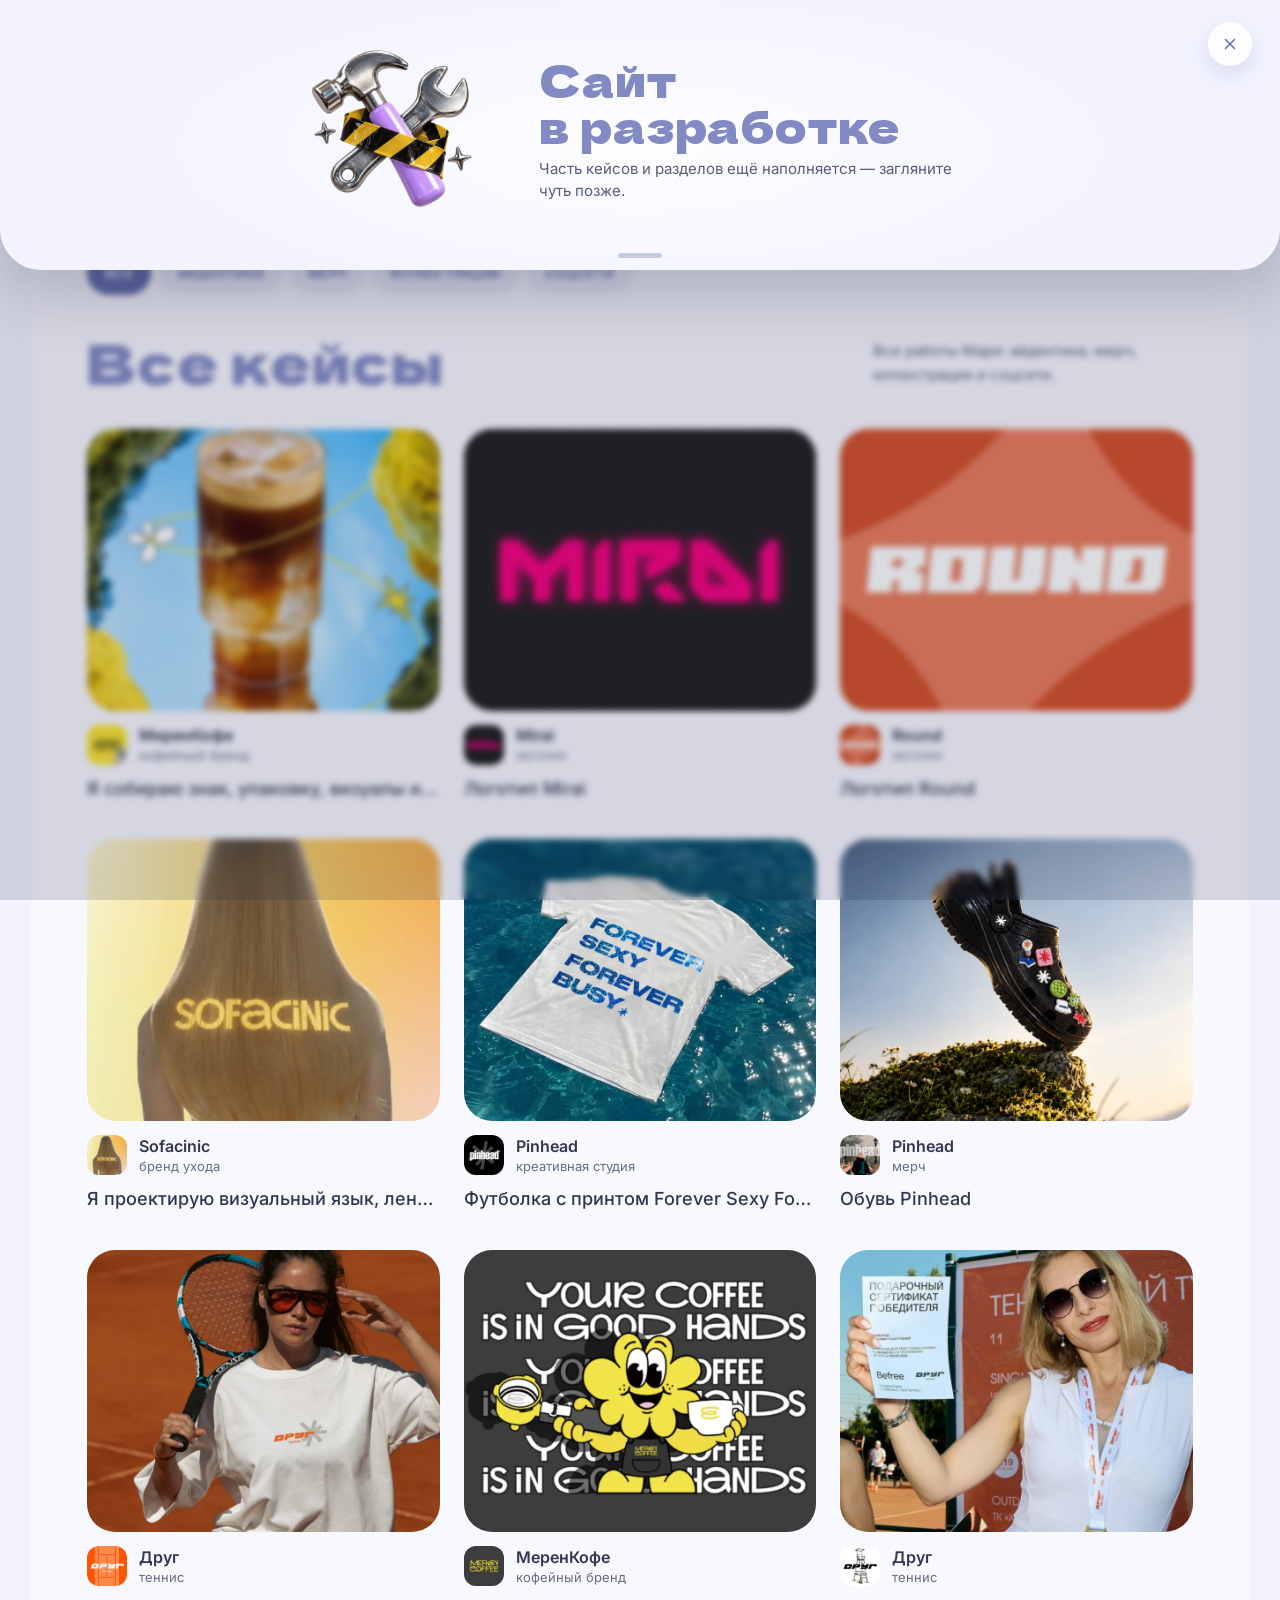
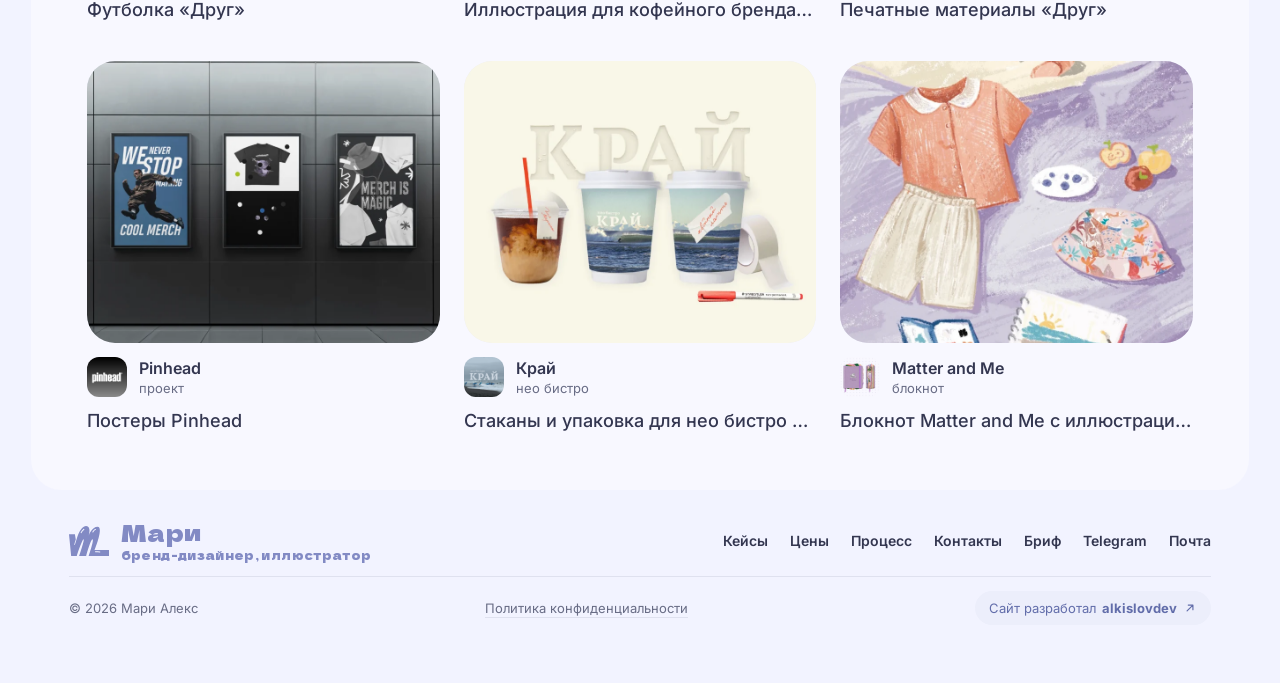
<file: cases.html>
<!doctype html>
<html lang="ru">
  <head>
    <meta charset="utf-8" />
    <meta name="viewport" content="width=device-width, initial-scale=1" />
    <meta name="description" content="Все работы Мари: айдентика, мерч, иллюстрации и соцсети." />
    <title>Все кейсы — Мари</title>
    <link rel="canonical" href="https://alexmaridesign.ru/cases" />
    <meta property="og:type" content="website" />
    <meta property="og:locale" content="ru_RU" />
    <meta property="og:site_name" content="Мари" />
    <meta property="og:title" content="Все кейсы — Мари" />
    <meta property="og:url" content="https://alexmaridesign.ru/cases" />
    <meta property="og:image" content="https://alexmaridesign.ru/assets/og-mari-v1.jpg" />
    <meta name="twitter:card" content="summary_large_image" />
    <link rel="icon" href="./favicon.ico?v=20260916-01" sizes="16x16 32x32 48x48" type="image/x-icon" />
    <link rel="icon" href="./favicon.svg?v=20260916-01" type="image/svg+xml" sizes="any" />
    <link rel="apple-touch-icon" href="./apple-touch-icon.png?v=20260916-01" sizes="180x180" />
    <link rel="preload" href="./assets/fonts/inter-cyrillic-wght-normal.woff2" as="font" type="font/woff2" crossorigin />
    <link rel="preload" href="./assets/fonts/dela-gothic-one-cyrillic-400-normal.woff2" as="font" type="font/woff2" crossorigin />
    <link rel="stylesheet" href="./fonts.css?v=20261118-01" />
    <link rel="stylesheet" href="./styles.css?v=20261124-06" />
  </head>
  <body>
    <div class="site subpage">
      <header class="subpage-header subpage-header--wide">
        <a class="brand-title" href="./" aria-label="Мари — на главную">Мари</a>
        <a class="subpage-back" href="./">← На&nbsp;главную</a>
      </header>

      <main>
        <section class="panel case-panel" aria-labelledby="page-heading">
          <nav class="case-nav" aria-label="Разделы кейсов">
            <a href="./cases" aria-current="page">Все</a>
            <a href="./identity">Айдентика</a>
            <a href="./merch">Мерч</a>
            <a href="./illustrations">Иллюстрации</a>
            <a href="./social">Соцсети</a>
          </nav>

          <header class="page-heading">
            <h1 id="page-heading">Все кейсы</h1>
            <p>Все работы Мари: айдентика, мерч, иллюстрации и&nbsp;соцсети.</p>
          </header>

          <div class="case-grid" data-case-grid data-category="all"></div>
        </section>
      </main>

      <footer class="site-footer">
        <div class="footer-row">
          <a class="footer-brand" href="./" aria-label="Мари, бренд-дизайнер, иллюстратор — на главную">
            <img class="footer-logo" src="./assets/mari-logo.svg" alt="" width="28" height="21" />
            <span class="footer-brand-text">
              <span class="footer-name">Мари</span>
              <span class="footer-tagline">бренд-дизайнер, иллюстратор</span>
            </span>
          </a>
          <nav class="footer-links" aria-label="Навигация в подвале">
            <a href="./cases" aria-current="page">Кейсы</a>
            <a href="./#pricing">Цены</a>
            <a href="./#process">Процесс</a>
            <a href="./#contact">Контакты</a>
            <a href="./#brief" data-brief-open>Бриф</a>
            <a href="https://t.me/alexmari_a" target="_blank" rel="noopener">Telegram</a>
            <a href="mailto:i@alexmaria.ru">Почта</a>
          </nav>
        </div>
        <div class="footer-row footer-legal">
          <span>© 2026 Мари Алекс</span>
          <a href="./privacy">Политика конфиденциальности</a>
          <a class="footer-dev" href="https://alkislovdev.ru/" target="_blank" rel="noopener">
            Сайт разработал <strong>alkislovdev</strong>
            <svg viewBox="0 0 24 24" aria-hidden="true" focusable="false"><path d="M7 17 17 7M9 7h8v8" /></svg>
          </a>
        </div>
      </footer>
    </div>

    <script src="./cases-data.js?v=20261118-05"></script>
    <script src="./cases.js?v=20261118-04"></script>
    <script src="./dev-notice.js?v=20261118-08" defer></script>
  </body>
</html>
</file>
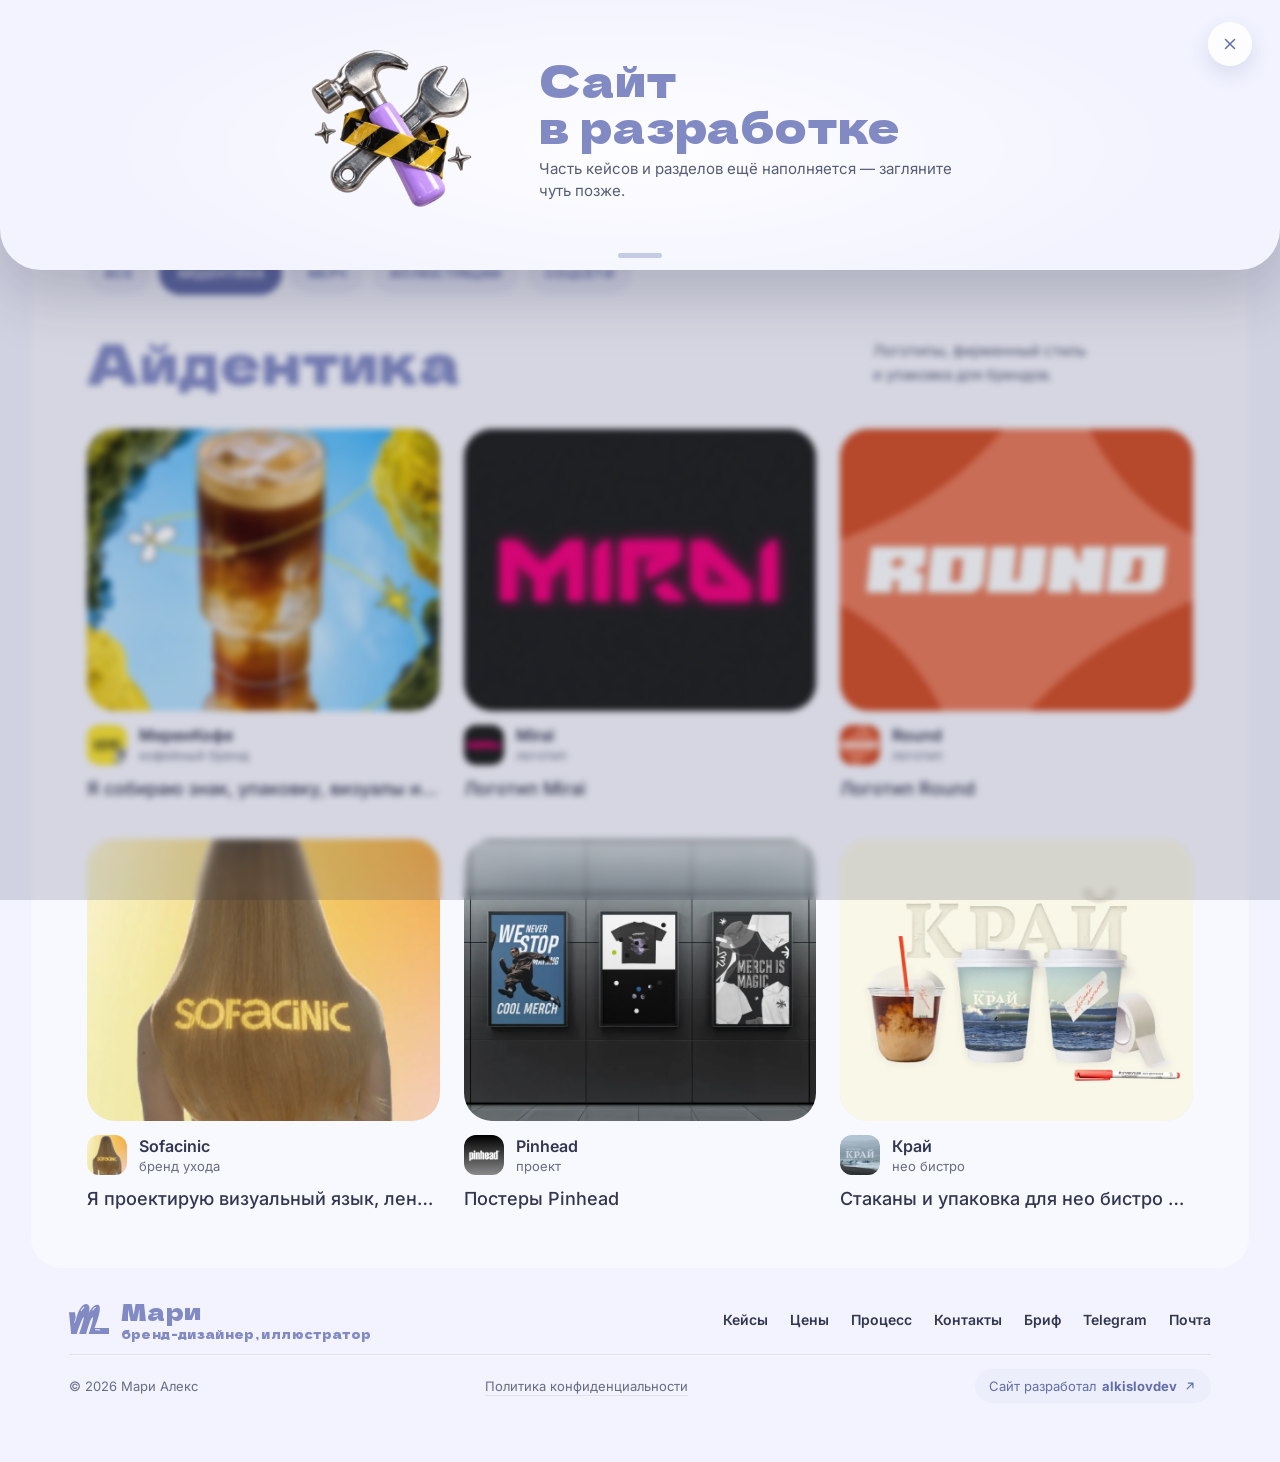
<file: identity.html>
<!doctype html>
<html lang="ru">
  <head>
    <meta charset="utf-8" />
    <meta name="viewport" content="width=device-width, initial-scale=1" />
    <meta name="description" content="Айдентика Мари: логотипы, фирменный стиль и упаковка для брендов." />
    <title>Айдентика — Мари</title>
    <link rel="canonical" href="https://alexmaridesign.ru/identity" />
    <meta property="og:type" content="website" />
    <meta property="og:locale" content="ru_RU" />
    <meta property="og:site_name" content="Мари" />
    <meta property="og:title" content="Айдентика — Мари" />
    <meta property="og:url" content="https://alexmaridesign.ru/identity" />
    <meta property="og:image" content="https://alexmaridesign.ru/assets/og-mari-v1.jpg" />
    <meta name="twitter:card" content="summary_large_image" />
    <link rel="icon" href="./favicon.ico?v=20260916-01" sizes="16x16 32x32 48x48" type="image/x-icon" />
    <link rel="icon" href="./favicon.svg?v=20260916-01" type="image/svg+xml" sizes="any" />
    <link rel="apple-touch-icon" href="./apple-touch-icon.png?v=20260916-01" sizes="180x180" />
    <link rel="preload" href="./assets/fonts/inter-cyrillic-wght-normal.woff2" as="font" type="font/woff2" crossorigin />
    <link rel="preload" href="./assets/fonts/dela-gothic-one-cyrillic-400-normal.woff2" as="font" type="font/woff2" crossorigin />
    <link rel="stylesheet" href="./fonts.css?v=20261118-01" />
    <link rel="stylesheet" href="./styles.css?v=20261124-06" />
  </head>
  <body>
    <div class="site subpage">
      <header class="subpage-header subpage-header--wide">
        <a class="brand-title" href="./" aria-label="Мари — на главную">Мари</a>
        <a class="subpage-back" href="./">← На&nbsp;главную</a>
      </header>

      <main>
        <section class="panel case-panel" aria-labelledby="page-heading">
          <nav class="case-nav" aria-label="Разделы кейсов">
            <a href="./cases">Все</a>
            <a href="./identity" aria-current="page">Айдентика</a>
            <a href="./merch">Мерч</a>
            <a href="./illustrations">Иллюстрации</a>
            <a href="./social">Соцсети</a>
          </nav>

          <header class="page-heading">
            <h1 id="page-heading">Айдентика</h1>
            <p>Логотипы, фирменный стиль и&nbsp;упаковка для&nbsp;брендов.</p>
          </header>

          <div class="case-grid" data-case-grid data-category="identity"></div>
        </section>
      </main>

      <footer class="site-footer">
        <div class="footer-row">
          <a class="footer-brand" href="./" aria-label="Мари, бренд-дизайнер, иллюстратор — на главную">
            <img class="footer-logo" src="./assets/mari-logo.svg" alt="" width="28" height="21" />
            <span class="footer-brand-text">
              <span class="footer-name">Мари</span>
              <span class="footer-tagline">бренд-дизайнер, иллюстратор</span>
            </span>
          </a>
          <nav class="footer-links" aria-label="Навигация в подвале">
            <a href="./cases">Кейсы</a>
            <a href="./#pricing">Цены</a>
            <a href="./#process">Процесс</a>
            <a href="./#contact">Контакты</a>
            <a href="./#brief" data-brief-open>Бриф</a>
            <a href="https://t.me/alexmari_a" target="_blank" rel="noopener">Telegram</a>
            <a href="mailto:i@alexmaria.ru">Почта</a>
          </nav>
        </div>
        <div class="footer-row footer-legal">
          <span>© 2026 Мари Алекс</span>
          <a href="./privacy">Политика конфиденциальности</a>
          <a class="footer-dev" href="https://alkislovdev.ru/" target="_blank" rel="noopener">
            Сайт разработал <strong>alkislovdev</strong>
            <svg viewBox="0 0 24 24" aria-hidden="true" focusable="false"><path d="M7 17 17 7M9 7h8v8" /></svg>
          </a>
        </div>
      </footer>
    </div>

    <script src="./cases-data.js?v=20261118-05"></script>
    <script src="./cases.js?v=20261118-04"></script>
    <script src="./dev-notice.js?v=20261118-08" defer></script>
  </body>
</html>
</file>
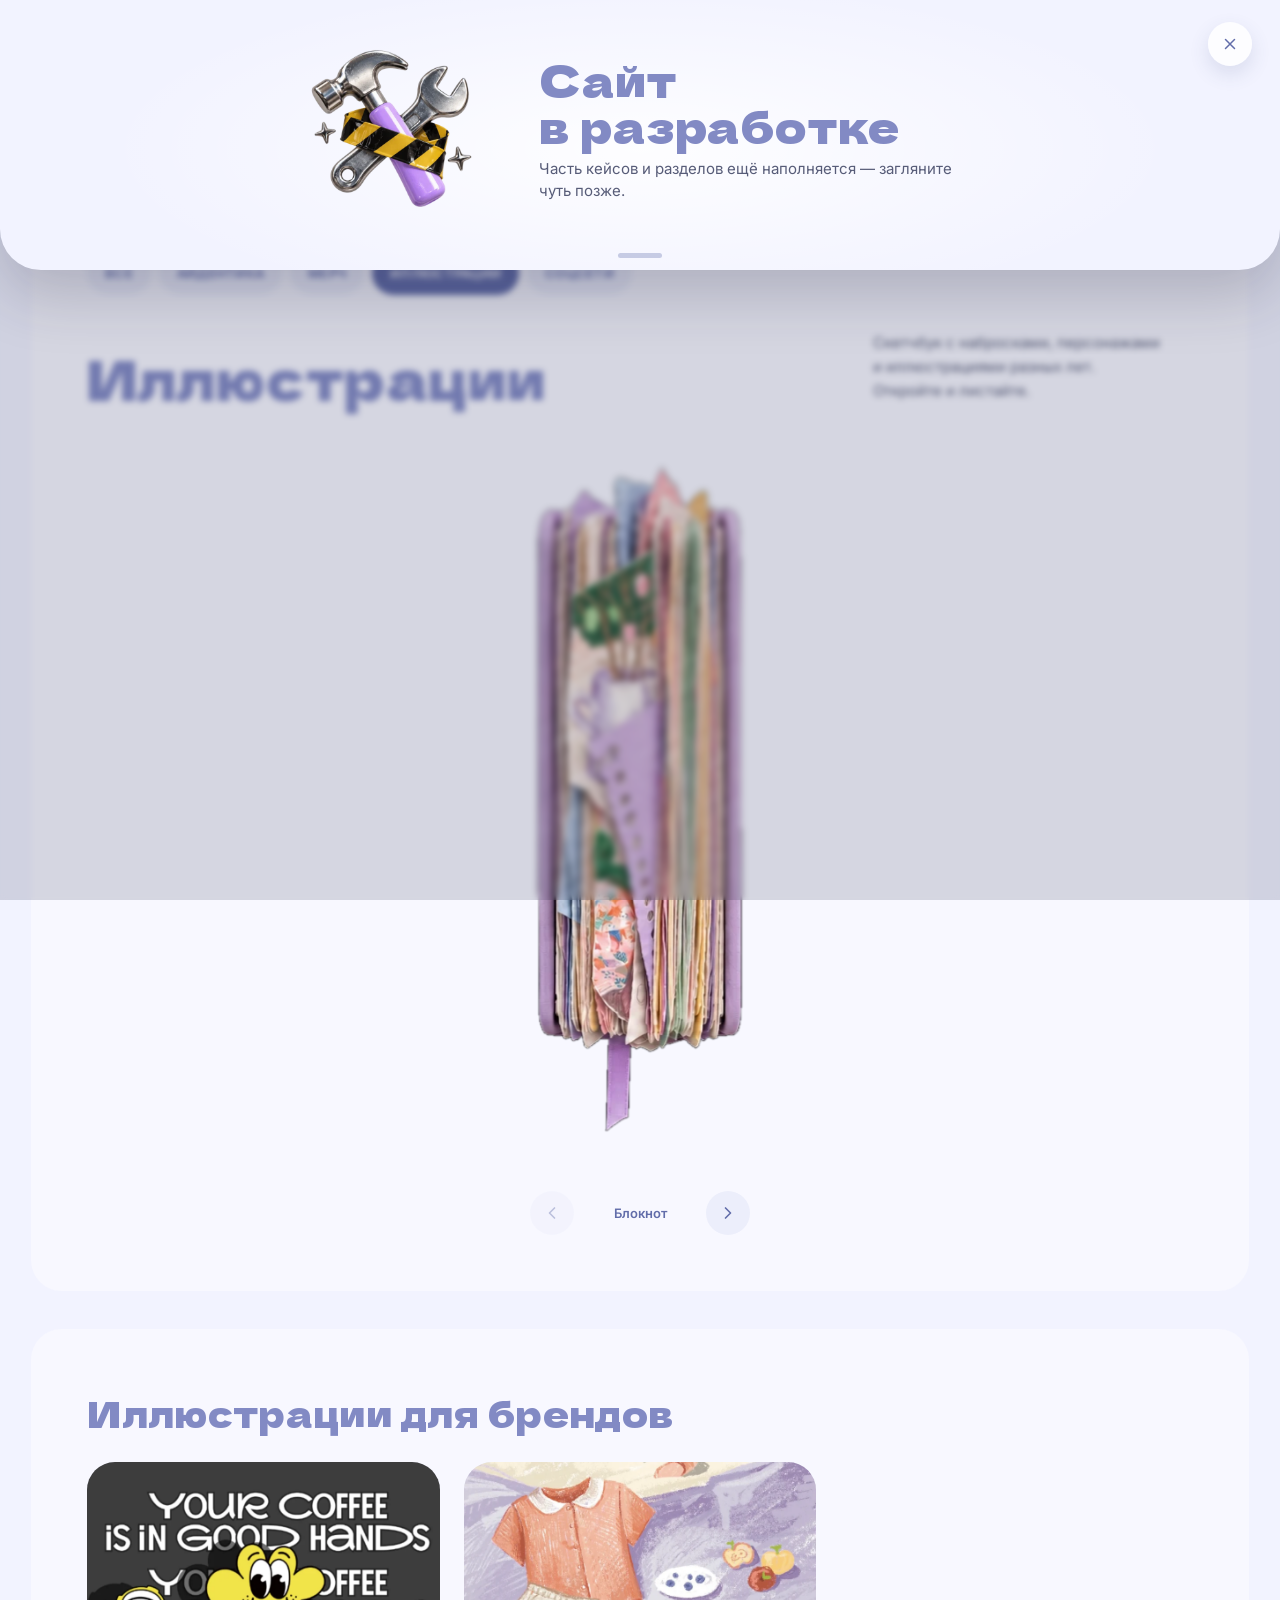
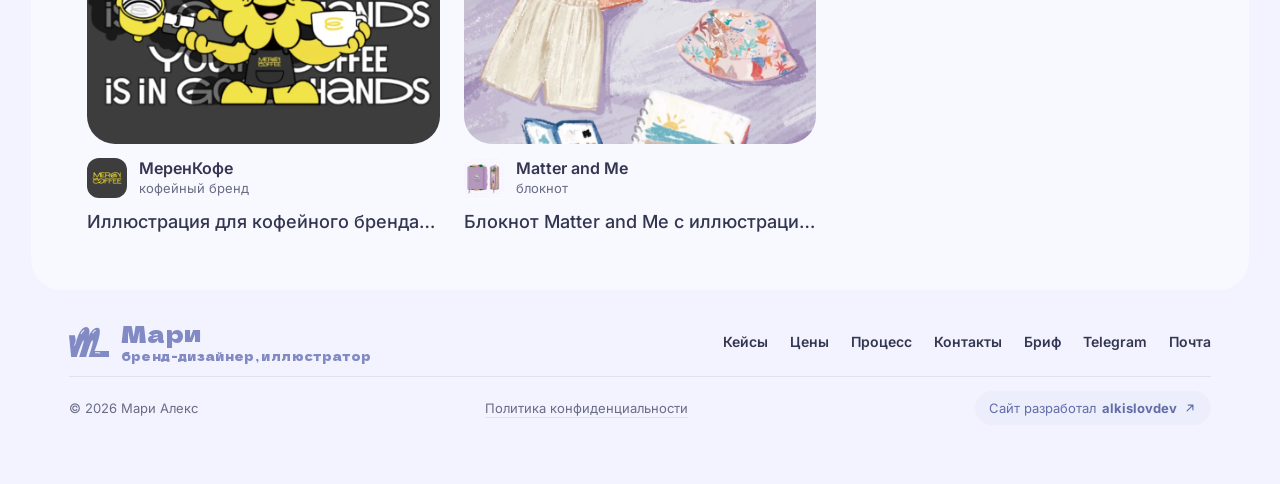
<file: illustrations.html>
<!doctype html>
<html lang="ru">
  <head>
    <meta charset="utf-8" />
    <meta name="viewport" content="width=device-width, initial-scale=1" />
    <meta name="description" content="Иллюстрации Мари: скетчбук с набросками, персонажами и иллюстрациями разных лет и кейсы по иллюстрации для брендов." />
    <title>Иллюстрации — Мари</title>
    <link rel="canonical" href="https://alexmaridesign.ru/illustrations" />
    <meta property="og:type" content="website" />
    <meta property="og:locale" content="ru_RU" />
    <meta property="og:site_name" content="Мари" />
    <meta property="og:title" content="Иллюстрации — Мари" />
    <meta property="og:url" content="https://alexmaridesign.ru/illustrations" />
    <meta property="og:image" content="https://alexmaridesign.ru/assets/og-mari-v1.jpg" />
    <meta name="twitter:card" content="summary_large_image" />
    <link rel="icon" href="./favicon.ico?v=20260916-01" sizes="16x16 32x32 48x48" type="image/x-icon" />
    <link rel="icon" href="./favicon.svg?v=20260916-01" type="image/svg+xml" sizes="any" />
    <link rel="apple-touch-icon" href="./apple-touch-icon.png?v=20260916-01" sizes="180x180" />
    <link rel="preload" href="./assets/fonts/inter-cyrillic-wght-normal.woff2" as="font" type="font/woff2" crossorigin />
    <link rel="preload" href="./assets/fonts/dela-gothic-one-cyrillic-400-normal.woff2" as="font" type="font/woff2" crossorigin />
    <link rel="preload" href="./assets/sketchbook/book-side.webp" as="image" />
    <link rel="stylesheet" href="./fonts.css?v=20261118-01" />
    <link rel="stylesheet" href="./styles.css?v=20261124-06" />
  </head>
  <body>
    <div class="site subpage">
      <header class="subpage-header subpage-header--wide">
        <a class="brand-title" href="./" aria-label="Мари — на главную">Мари</a>
        <a class="subpage-back" href="./">← На&nbsp;главную</a>
      </header>

      <main>
        <section class="panel sketchbook" id="sketchbook" aria-labelledby="sketchbook-heading" data-sketchbook>
          <nav class="case-nav" aria-label="Разделы кейсов">
            <a href="./cases">Все</a>
            <a href="./identity">Айдентика</a>
            <a href="./merch">Мерч</a>
            <a href="./illustrations" aria-current="page">Иллюстрации</a>
            <a href="./social">Соцсети</a>
          </nav>

          <header class="page-heading">
            <h1 id="sketchbook-heading">Иллюстрации</h1>
            <p>Скетчбук с&nbsp;набросками, персонажами и&nbsp;иллюстрациями разных лет. Откройте и&nbsp;листайте.</p>
          </header>

          <div class="book-stage">
            <div class="book is-side is-closed" data-book tabindex="0" role="group" aria-roledescription="блокнот" aria-label="Скетчбук Мари: листайте стрелками влево и вправо">
              <div class="book-turn">
                <div class="book-body">
                  <img class="book-photo" src="./assets/sketchbook/book-front.webp" alt="" width="570" height="816" decoding="async" draggable="false" />
                  <div class="book-board" aria-hidden="true"></div>
                  <div class="book-stack book-stack--right" data-book-stack="right" aria-hidden="true"></div>
                  <span class="book-ribbon" aria-hidden="true"></span>
                  <div class="book-leaves" data-book-leaves></div>
                  <div class="book-stack book-stack--left" data-book-stack="left" aria-hidden="true"></div>
                </div>
                <img class="book-side" src="./assets/sketchbook/book-side.webp" alt="" width="252" height="810" decoding="async" draggable="false" />
              </div>
            </div>
          </div>

          <div class="book-controls" role="group" aria-label="Листать скетчбук">
            <button class="book-arrow" type="button" aria-label="Предыдущая страница" data-book-prev>
              <svg viewBox="0 0 24 24" aria-hidden="true"><path d="m15 18-6-6 6-6" /></svg>
            </button>
            <span class="book-counter" aria-live="polite" data-book-counter>Блокнот</span>
            <button class="book-arrow" type="button" aria-label="Следующая страница" data-book-next>
              <svg viewBox="0 0 24 24" aria-hidden="true"><path d="m9 18 6-6-6-6" /></svg>
            </button>
          </div>
        </section>

        <section class="panel case-panel" aria-labelledby="illustration-cases-heading">
          <h2 class="case-section-title" id="illustration-cases-heading">Иллюстрации для&nbsp;брендов</h2>
          <div class="case-grid" data-case-grid data-category="illustrations"></div>
        </section>
      </main>

      <footer class="site-footer">
        <div class="footer-row">
          <a class="footer-brand" href="./" aria-label="Мари, бренд-дизайнер, иллюстратор — на главную">
            <img class="footer-logo" src="./assets/mari-logo.svg" alt="" width="28" height="21" />
            <span class="footer-brand-text">
              <span class="footer-name">Мари</span>
              <span class="footer-tagline">бренд-дизайнер, иллюстратор</span>
            </span>
          </a>
          <nav class="footer-links" aria-label="Навигация в подвале">
            <a href="./cases">Кейсы</a>
            <a href="./#pricing">Цены</a>
            <a href="./#process">Процесс</a>
            <a href="./#contact">Контакты</a>
            <a href="./#brief" data-brief-open>Бриф</a>
            <a href="https://t.me/alexmari_a" target="_blank" rel="noopener">Telegram</a>
            <a href="mailto:i@alexmaria.ru">Почта</a>
          </nav>
        </div>
        <div class="footer-row footer-legal">
          <span>© 2026 Мари Алекс</span>
          <a href="./privacy">Политика конфиденциальности</a>
          <a class="footer-dev" href="https://alkislovdev.ru/" target="_blank" rel="noopener">
            Сайт разработал <strong>alkislovdev</strong>
            <svg viewBox="0 0 24 24" aria-hidden="true" focusable="false"><path d="M7 17 17 7M9 7h8v8" /></svg>
          </a>
        </div>
      </footer>
    </div>

    <script src="./sketchbook.js?v=20261118-05"></script>
    <script src="./cases-data.js?v=20261118-05"></script>
    <script src="./cases.js?v=20261118-04"></script>
    <script src="./dev-notice.js?v=20261118-08" defer></script>
  </body>
</html>
</file>
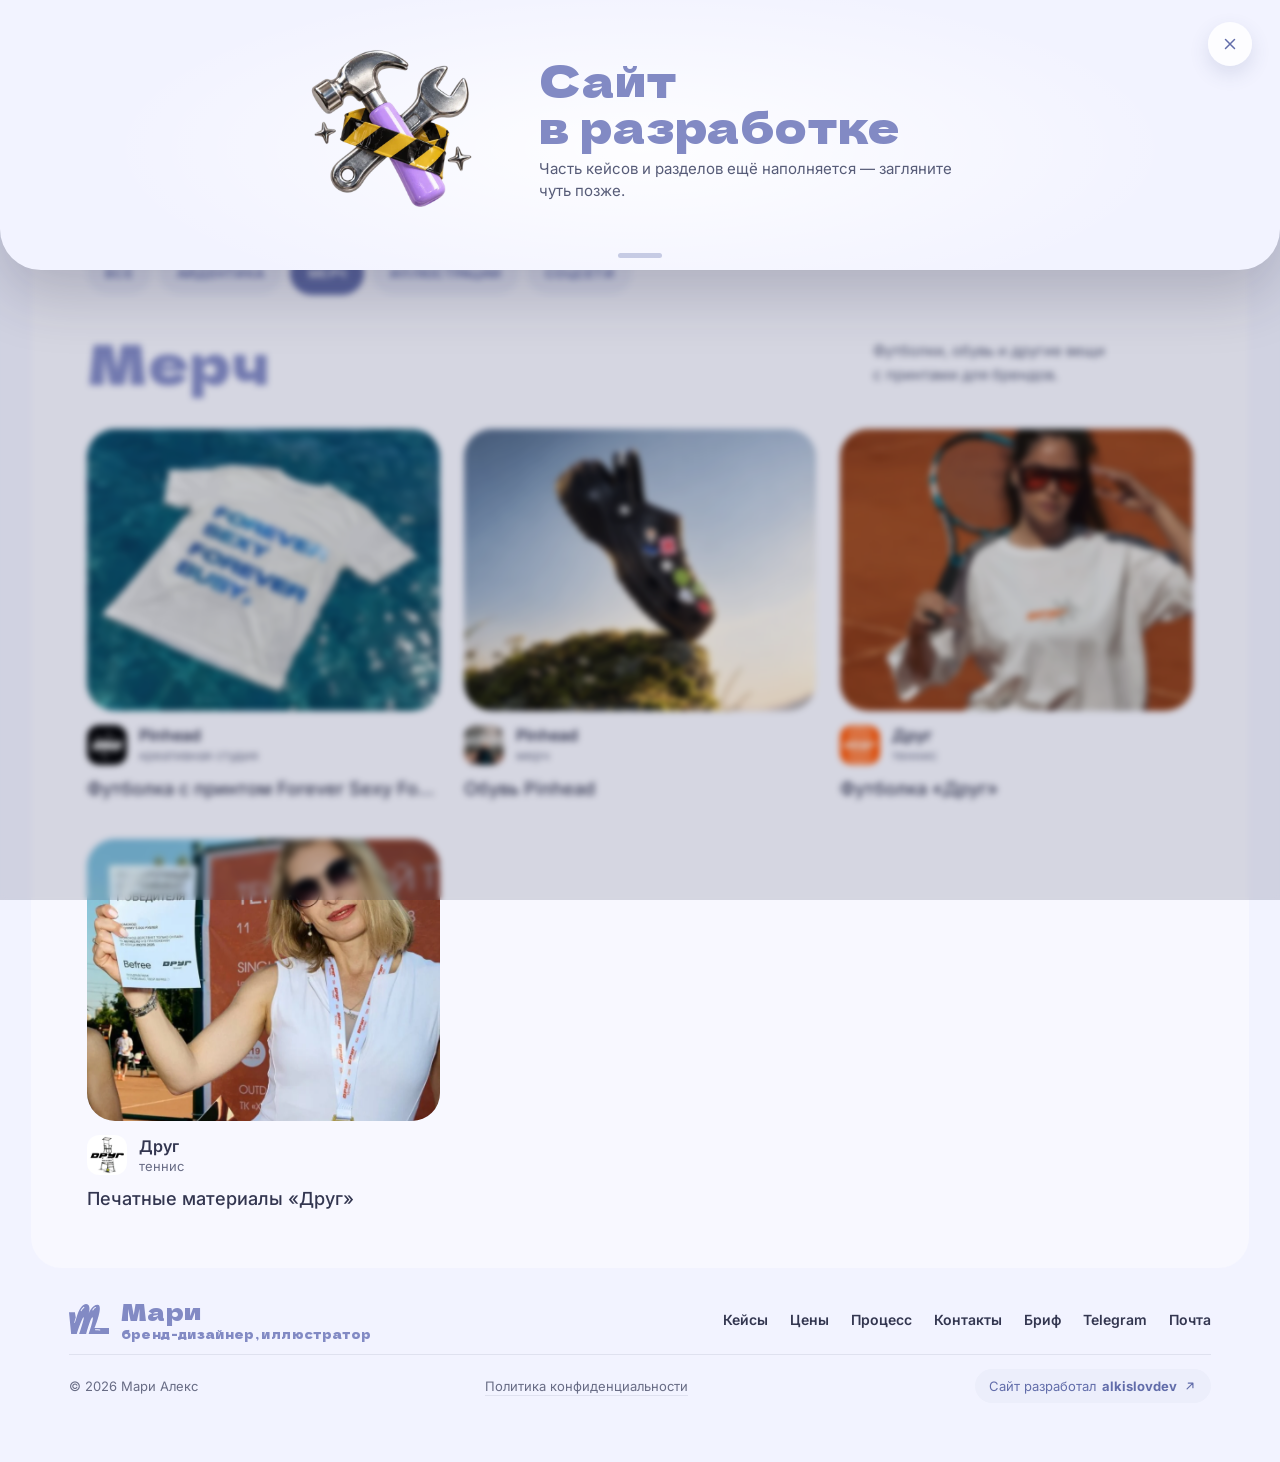
<file: merch.html>
<!doctype html>
<html lang="ru">
  <head>
    <meta charset="utf-8" />
    <meta name="viewport" content="width=device-width, initial-scale=1" />
    <meta name="description" content="Мерч Мари: футболки, обувь и другие вещи с принтами для брендов." />
    <title>Мерч — Мари</title>
    <link rel="canonical" href="https://alexmaridesign.ru/merch" />
    <meta property="og:type" content="website" />
    <meta property="og:locale" content="ru_RU" />
    <meta property="og:site_name" content="Мари" />
    <meta property="og:title" content="Мерч — Мари" />
    <meta property="og:url" content="https://alexmaridesign.ru/merch" />
    <meta property="og:image" content="https://alexmaridesign.ru/assets/og-mari-v1.jpg" />
    <meta name="twitter:card" content="summary_large_image" />
    <link rel="icon" href="./favicon.ico?v=20260916-01" sizes="16x16 32x32 48x48" type="image/x-icon" />
    <link rel="icon" href="./favicon.svg?v=20260916-01" type="image/svg+xml" sizes="any" />
    <link rel="apple-touch-icon" href="./apple-touch-icon.png?v=20260916-01" sizes="180x180" />
    <link rel="preload" href="./assets/fonts/inter-cyrillic-wght-normal.woff2" as="font" type="font/woff2" crossorigin />
    <link rel="preload" href="./assets/fonts/dela-gothic-one-cyrillic-400-normal.woff2" as="font" type="font/woff2" crossorigin />
    <link rel="stylesheet" href="./fonts.css?v=20261118-01" />
    <link rel="stylesheet" href="./styles.css?v=20261124-06" />
  </head>
  <body>
    <div class="site subpage">
      <header class="subpage-header subpage-header--wide">
        <a class="brand-title" href="./" aria-label="Мари — на главную">Мари</a>
        <a class="subpage-back" href="./">← На&nbsp;главную</a>
      </header>

      <main>
        <section class="panel case-panel" aria-labelledby="page-heading">
          <nav class="case-nav" aria-label="Разделы кейсов">
            <a href="./cases">Все</a>
            <a href="./identity">Айдентика</a>
            <a href="./merch" aria-current="page">Мерч</a>
            <a href="./illustrations">Иллюстрации</a>
            <a href="./social">Соцсети</a>
          </nav>

          <header class="page-heading">
            <h1 id="page-heading">Мерч</h1>
            <p>Футболки, обувь и&nbsp;другие вещи с&nbsp;принтами для&nbsp;брендов.</p>
          </header>

          <div class="case-grid" data-case-grid data-category="merch"></div>
        </section>
      </main>

      <footer class="site-footer">
        <div class="footer-row">
          <a class="footer-brand" href="./" aria-label="Мари, бренд-дизайнер, иллюстратор — на главную">
            <img class="footer-logo" src="./assets/mari-logo.svg" alt="" width="28" height="21" />
            <span class="footer-brand-text">
              <span class="footer-name">Мари</span>
              <span class="footer-tagline">бренд-дизайнер, иллюстратор</span>
            </span>
          </a>
          <nav class="footer-links" aria-label="Навигация в подвале">
            <a href="./cases">Кейсы</a>
            <a href="./#pricing">Цены</a>
            <a href="./#process">Процесс</a>
            <a href="./#contact">Контакты</a>
            <a href="./#brief" data-brief-open>Бриф</a>
            <a href="https://t.me/alexmari_a" target="_blank" rel="noopener">Telegram</a>
            <a href="mailto:i@alexmaria.ru">Почта</a>
          </nav>
        </div>
        <div class="footer-row footer-legal">
          <span>© 2026 Мари Алекс</span>
          <a href="./privacy">Политика конфиденциальности</a>
          <a class="footer-dev" href="https://alkislovdev.ru/" target="_blank" rel="noopener">
            Сайт разработал <strong>alkislovdev</strong>
            <svg viewBox="0 0 24 24" aria-hidden="true" focusable="false"><path d="M7 17 17 7M9 7h8v8" /></svg>
          </a>
        </div>
      </footer>
    </div>

    <script src="./cases-data.js?v=20261118-05"></script>
    <script src="./cases.js?v=20261118-04"></script>
    <script src="./dev-notice.js?v=20261118-08" defer></script>
  </body>
</html>
</file>
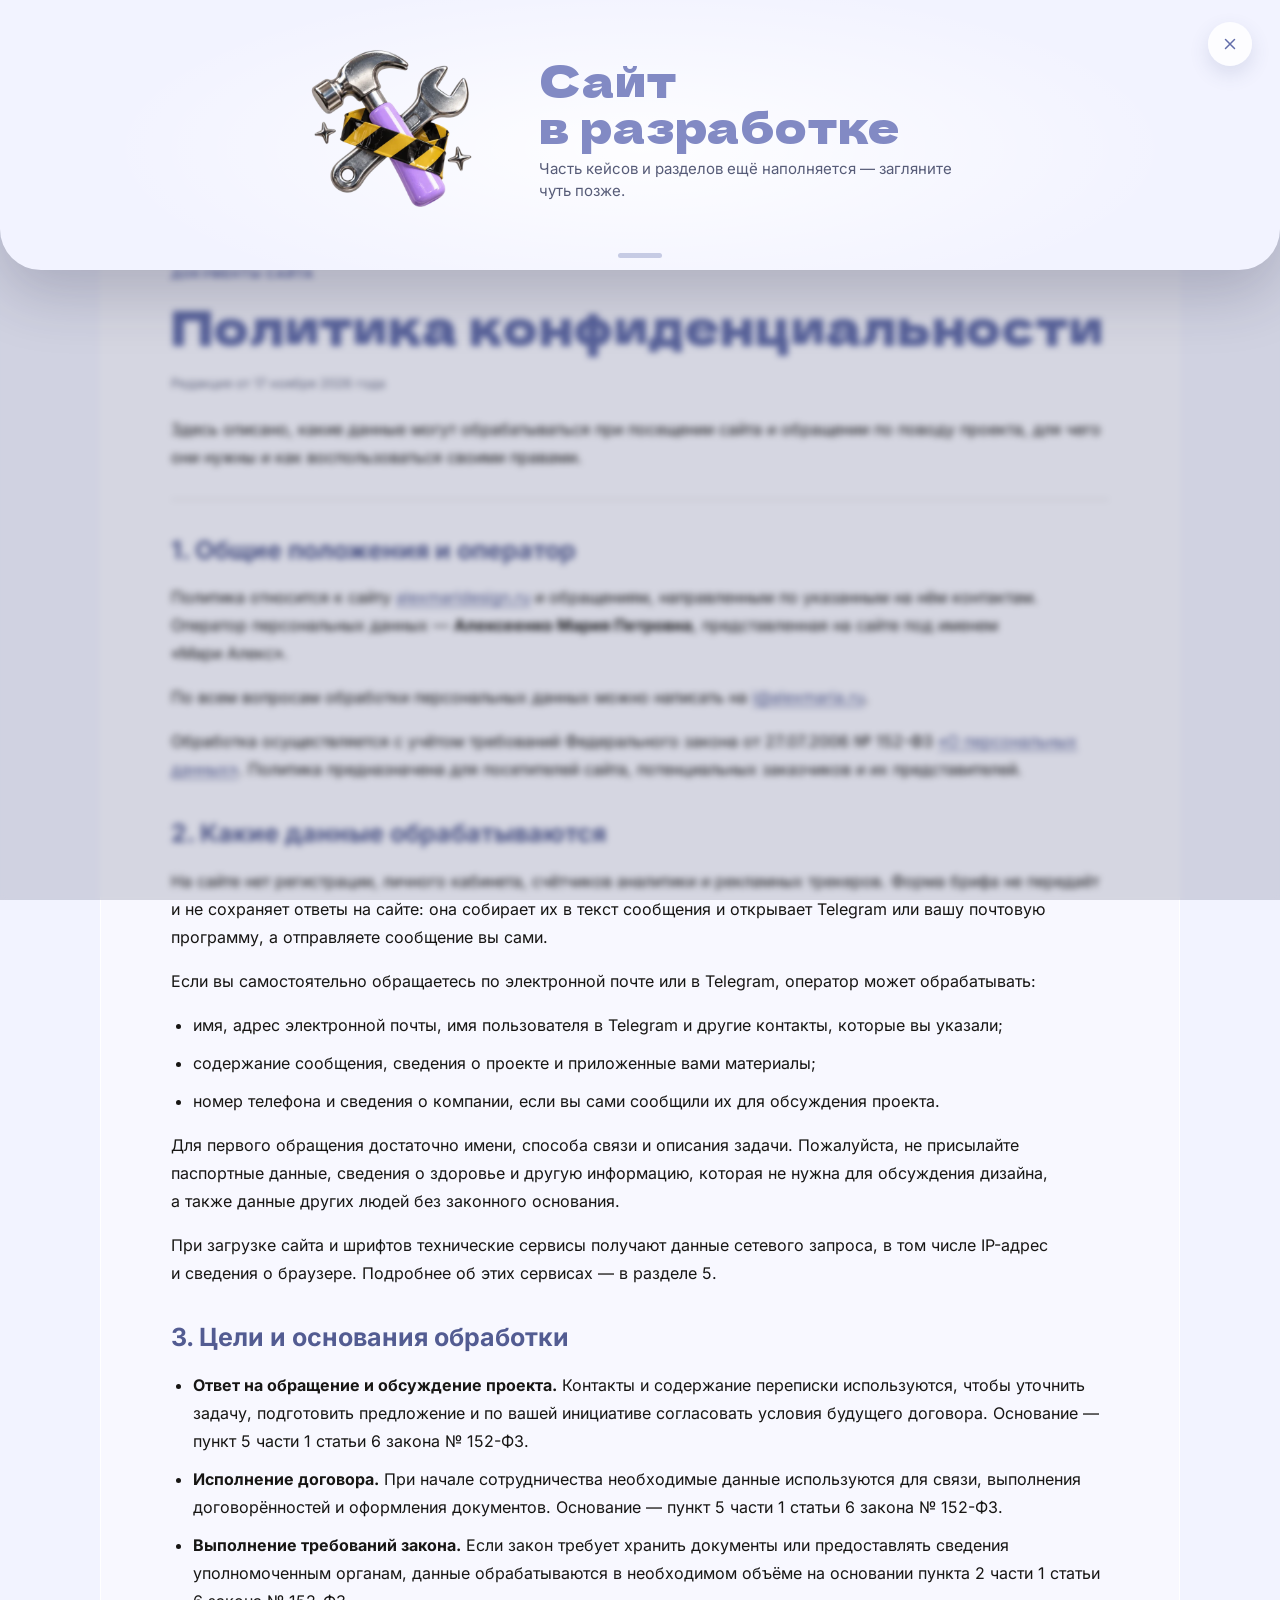
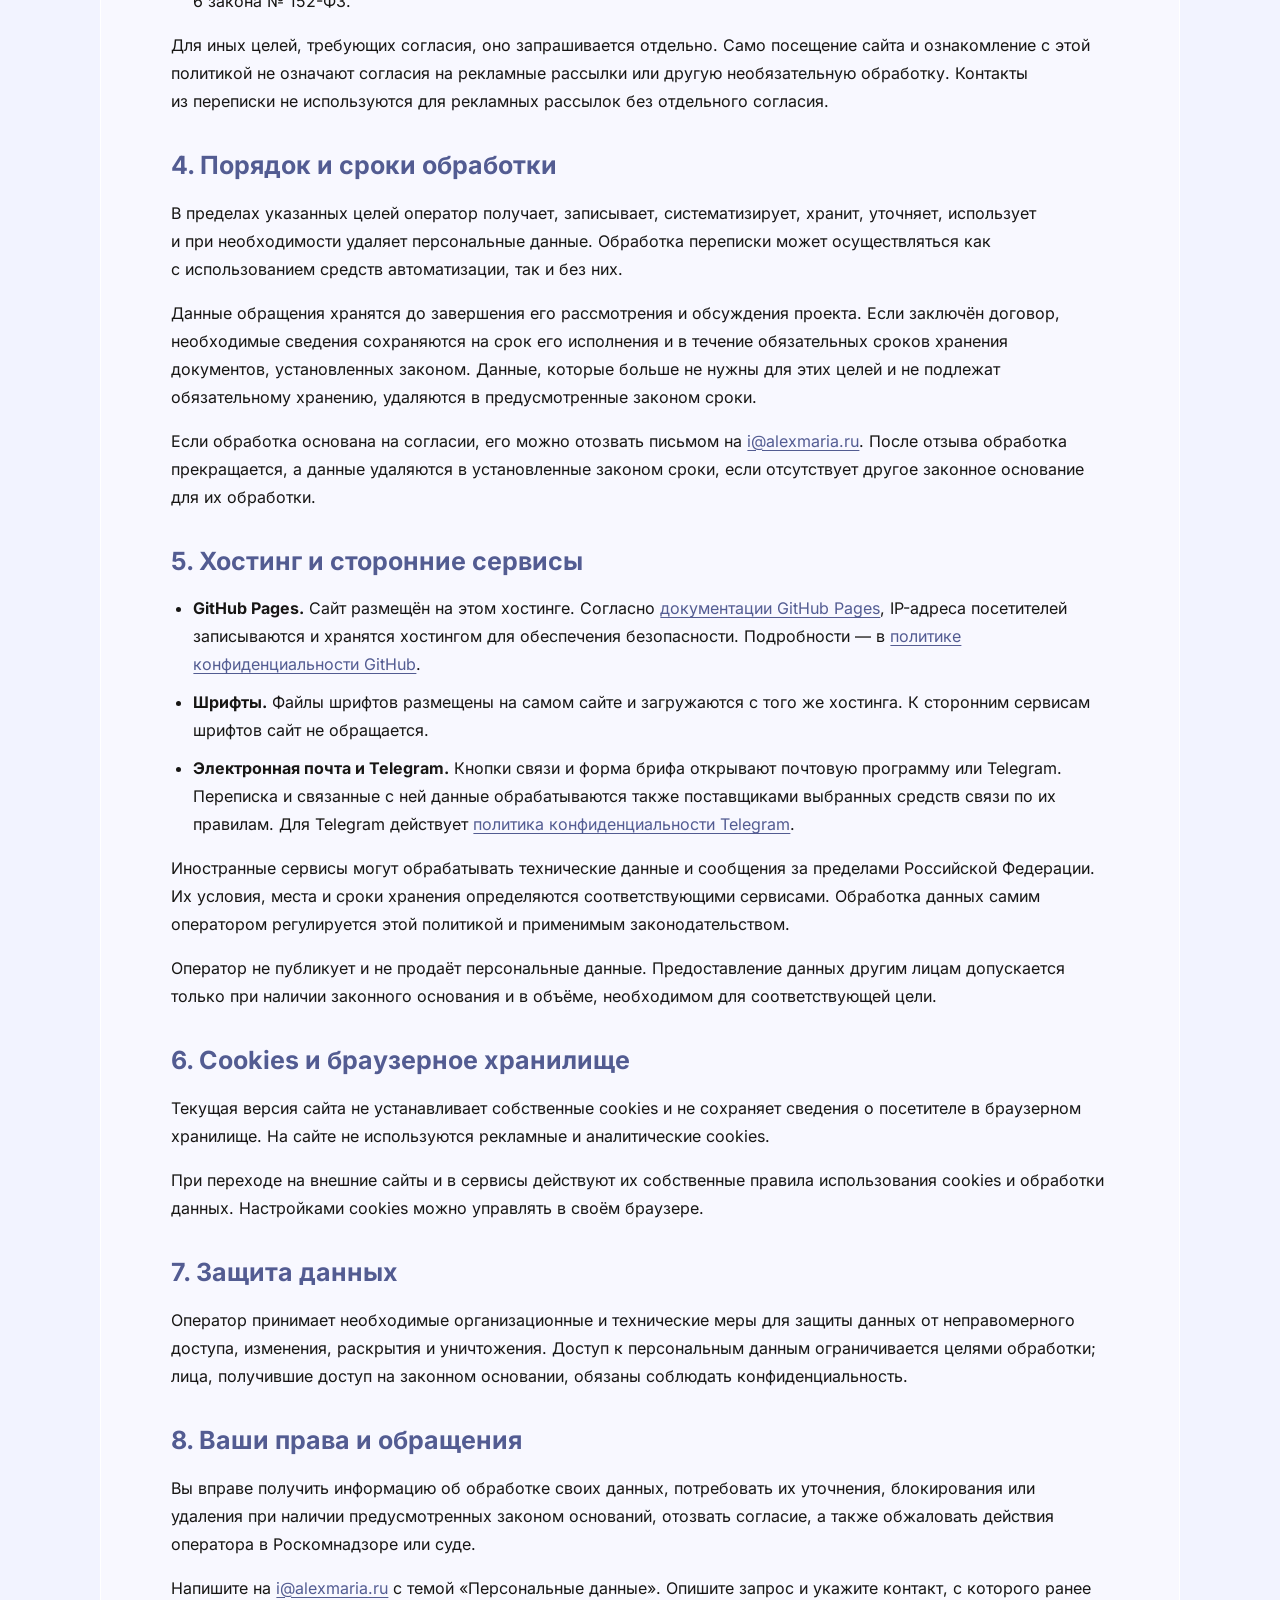
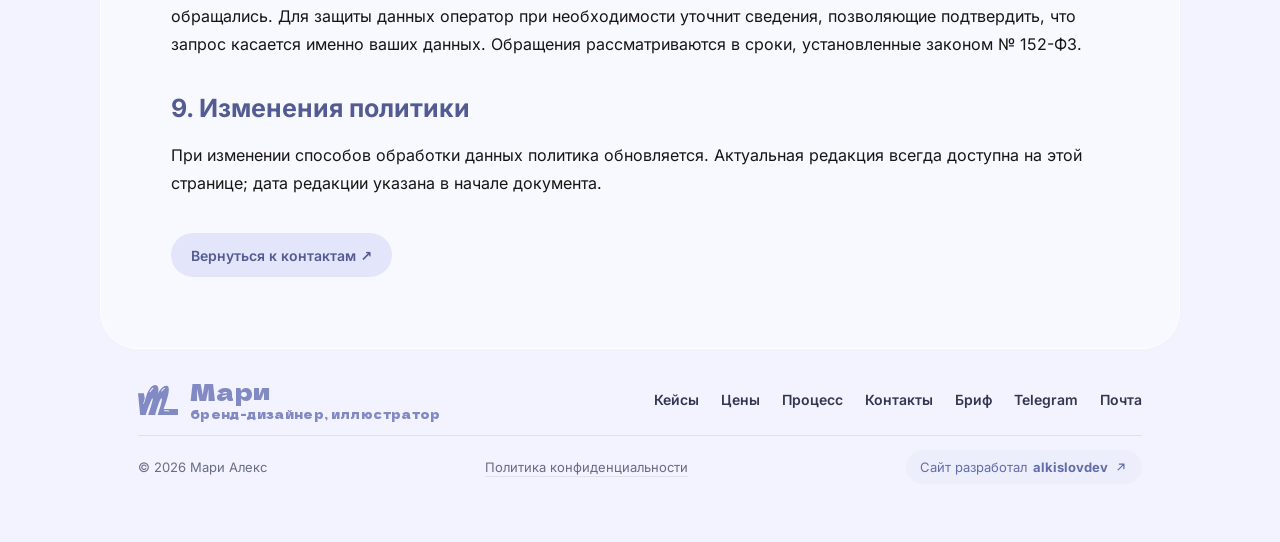
<file: privacy.html>
<!doctype html>
<html lang="ru">
  <head>
    <meta charset="utf-8" />
    <meta name="viewport" content="width=device-width, initial-scale=1" />
    <meta name="description" content="Политика конфиденциальности и обработки персональных данных посетителей сайта Мари Алекс." />
    <title>Политика конфиденциальности — Мари</title>
    <link rel="canonical" href="https://alexmaridesign.ru/privacy" />
    <meta property="og:type" content="article" />
    <meta property="og:locale" content="ru_RU" />
    <meta property="og:site_name" content="Мари" />
    <meta property="og:title" content="Политика конфиденциальности — Мари" />
    <meta property="og:url" content="https://alexmaridesign.ru/privacy" />
    <meta property="og:image" content="https://alexmaridesign.ru/assets/og-mari-v1.jpg" />
    <meta name="twitter:card" content="summary_large_image" />
    <link rel="icon" href="./favicon.ico?v=20260916-01" sizes="16x16 32x32 48x48" type="image/x-icon" />
    <link rel="icon" href="./favicon.svg?v=20260916-01" type="image/svg+xml" sizes="any" />
    <link rel="apple-touch-icon" href="./apple-touch-icon.png?v=20260916-01" sizes="180x180" />
    <link rel="preload" href="./assets/fonts/inter-cyrillic-wght-normal.woff2" as="font" type="font/woff2" crossorigin />
    <link rel="preload" href="./assets/fonts/dela-gothic-one-cyrillic-400-normal.woff2" as="font" type="font/woff2" crossorigin />
    <link rel="stylesheet" href="./fonts.css?v=20261117-02" />
    <link rel="stylesheet" href="./styles.css?v=20261124-06" />
    <link rel="stylesheet" href="./privacy.css?v=20261118-01" />
  </head>
  <body>
    <div class="site privacy-site">
      <header class="subpage-header">
        <a class="brand-title" href="./" aria-label="Мари — на главную">Мари</a>
        <a class="subpage-back" href="./">← На&nbsp;главную</a>
      </header>

      <main class="privacy-document" id="policy" aria-labelledby="privacy-heading">
        <header class="privacy-intro">
          <p class="privacy-eyebrow">Документы сайта</p>
          <h1 id="privacy-heading">Политика конфиденциальности</h1>
          <p class="privacy-date">Редакция от&nbsp;<time datetime="2026-11-17">17 ноября 2026 года</time></p>
          <p>Здесь описано, какие данные могут обрабатываться при&nbsp;посещении сайта и&nbsp;обращении по&nbsp;поводу проекта, для&nbsp;чего они нужны и&nbsp;как воспользоваться своими правами.</p>
        </header>

        <section aria-labelledby="privacy-operator">
          <h2 id="privacy-operator">1. Общие положения и&nbsp;оператор</h2>
          <p>Политика относится к&nbsp;сайту <a href="https://alexmaridesign.ru/">alexmaridesign.ru</a> и&nbsp;обращениям, направленным по&nbsp;указанным на&nbsp;нём контактам. Оператор персональных данных — <strong>Алексеенко Мария Петровна</strong>, представленная на&nbsp;сайте под&nbsp;именем «Мари Алекс».</p>
          <p>По&nbsp;всем вопросам обработки персональных данных можно написать на&nbsp;<a href="mailto:i@alexmaria.ru">i@alexmaria.ru</a>.</p>
          <p>Обработка осуществляется с&nbsp;учётом требований Федерального закона от&nbsp;27.07.2006 №&nbsp;152-ФЗ <a href="https://www.consultant.ru/document/cons_doc_LAW_61801/">«О&nbsp;персональных данных»</a>. Политика предназначена для&nbsp;посетителей сайта, потенциальных заказчиков и&nbsp;их представителей.</p>
        </section>

        <section aria-labelledby="privacy-data">
          <h2 id="privacy-data">2. Какие данные обрабатываются</h2>
          <p>На&nbsp;сайте нет регистрации, личного кабинета, счётчиков аналитики и&nbsp;рекламных трекеров. Форма брифа не&nbsp;передаёт и&nbsp;не&nbsp;сохраняет ответы на&nbsp;сайте: она собирает их в&nbsp;текст сообщения и&nbsp;открывает Telegram или вашу почтовую программу, а&nbsp;отправляете сообщение вы сами.</p>
          <p>Если вы самостоятельно обращаетесь по&nbsp;электронной почте или в&nbsp;Telegram, оператор может обрабатывать:</p>
          <ul>
            <li>имя, адрес электронной почты, имя пользователя в&nbsp;Telegram и&nbsp;другие контакты, которые вы указали;</li>
            <li>содержание сообщения, сведения о&nbsp;проекте и&nbsp;приложенные вами материалы;</li>
            <li>номер телефона и&nbsp;сведения о&nbsp;компании, если вы сами сообщили их для&nbsp;обсуждения проекта.</li>
          </ul>
          <p>Для&nbsp;первого обращения достаточно имени, способа связи и&nbsp;описания задачи. Пожалуйста, не&nbsp;присылайте паспортные данные, сведения о&nbsp;здоровье и&nbsp;другую информацию, которая не&nbsp;нужна для&nbsp;обсуждения дизайна, а&nbsp;также данные других людей без&nbsp;законного основания.</p>
          <p>При&nbsp;загрузке сайта и&nbsp;шрифтов технические сервисы получают данные сетевого запроса, в&nbsp;том числе IP-адрес и&nbsp;сведения о&nbsp;браузере. Подробнее об&nbsp;этих сервисах — в&nbsp;разделе 5.</p>
        </section>

        <section aria-labelledby="privacy-purposes">
          <h2 id="privacy-purposes">3. Цели и&nbsp;основания обработки</h2>
          <ul>
            <li><strong>Ответ на&nbsp;обращение и&nbsp;обсуждение проекта.</strong> Контакты и&nbsp;содержание переписки используются, чтобы уточнить задачу, подготовить предложение и&nbsp;по&nbsp;вашей инициативе согласовать условия будущего договора. Основание — пункт 5 части 1 статьи 6 закона №&nbsp;152-ФЗ.</li>
            <li><strong>Исполнение договора.</strong> При&nbsp;начале сотрудничества необходимые данные используются для&nbsp;связи, выполнения договорённостей и&nbsp;оформления документов. Основание — пункт 5 части 1 статьи 6 закона №&nbsp;152-ФЗ.</li>
            <li><strong>Выполнение требований закона.</strong> Если закон требует хранить документы или предоставлять сведения уполномоченным органам, данные обрабатываются в&nbsp;необходимом объёме на&nbsp;основании пункта 2 части 1 статьи 6 закона №&nbsp;152-ФЗ.</li>
          </ul>
          <p>Для&nbsp;иных целей, требующих согласия, оно запрашивается отдельно. Само посещение сайта и&nbsp;ознакомление с&nbsp;этой политикой не&nbsp;означают согласия на&nbsp;рекламные рассылки или другую необязательную обработку. Контакты из&nbsp;переписки не&nbsp;используются для&nbsp;рекламных рассылок без&nbsp;отдельного согласия.</p>
        </section>

        <section aria-labelledby="privacy-processing">
          <h2 id="privacy-processing">4. Порядок и&nbsp;сроки обработки</h2>
          <p>В&nbsp;пределах указанных целей оператор получает, записывает, систематизирует, хранит, уточняет, использует и&nbsp;при&nbsp;необходимости удаляет персональные данные. Обработка переписки может осуществляться как с&nbsp;использованием средств автоматизации, так и&nbsp;без&nbsp;них.</p>
          <p>Данные обращения хранятся до&nbsp;завершения его рассмотрения и&nbsp;обсуждения проекта. Если заключён договор, необходимые сведения сохраняются на&nbsp;срок его исполнения и&nbsp;в&nbsp;течение обязательных сроков хранения документов, установленных законом. Данные, которые больше не&nbsp;нужны для&nbsp;этих целей и&nbsp;не&nbsp;подлежат обязательному хранению, удаляются в&nbsp;предусмотренные законом сроки.</p>
          <p>Если обработка основана на&nbsp;согласии, его можно отозвать письмом на&nbsp;<a href="mailto:i@alexmaria.ru">i@alexmaria.ru</a>. После отзыва обработка прекращается, а&nbsp;данные удаляются в&nbsp;установленные законом сроки, если отсутствует другое законное основание для&nbsp;их обработки.</p>
        </section>

        <section aria-labelledby="privacy-services">
          <h2 id="privacy-services">5. Хостинг и&nbsp;сторонние сервисы</h2>
          <ul>
            <li><strong>GitHub Pages.</strong> Сайт размещён на&nbsp;этом хостинге. Согласно <a href="https://docs.github.com/en/pages/getting-started-with-github-pages/what-is-github-pages#data-collection">документации GitHub Pages</a>, IP-адреса посетителей записываются и&nbsp;хранятся хостингом для&nbsp;обеспечения безопасности. Подробности — в&nbsp;<a href="https://docs.github.com/en/site-policy/privacy-policies/github-general-privacy-statement">политике конфиденциальности GitHub</a>.</li>
            <li><strong>Шрифты.</strong> Файлы шрифтов размещены на&nbsp;самом сайте и&nbsp;загружаются с&nbsp;того&nbsp;же хостинга. К&nbsp;сторонним сервисам шрифтов сайт не&nbsp;обращается.</li>
            <li><strong>Электронная почта и&nbsp;Telegram.</strong> Кнопки связи и&nbsp;форма брифа открывают почтовую программу или Telegram. Переписка и&nbsp;связанные с&nbsp;ней данные обрабатываются также поставщиками выбранных средств связи по&nbsp;их правилам. Для&nbsp;Telegram действует <a href="https://telegram.org/privacy">политика конфиденциальности Telegram</a>.</li>
          </ul>
          <p>Иностранные сервисы могут обрабатывать технические данные и&nbsp;сообщения за&nbsp;пределами Российской Федерации. Их условия, места и&nbsp;сроки хранения определяются соответствующими сервисами. Обработка данных самим оператором регулируется этой политикой и&nbsp;применимым законодательством.</p>
          <p>Оператор не&nbsp;публикует и&nbsp;не&nbsp;продаёт персональные данные. Предоставление данных другим лицам допускается только при&nbsp;наличии законного основания и&nbsp;в&nbsp;объёме, необходимом для&nbsp;соответствующей цели.</p>
        </section>

        <section aria-labelledby="privacy-cookies">
          <h2 id="privacy-cookies">6. Cookies и&nbsp;браузерное хранилище</h2>
          <p>Текущая версия сайта не&nbsp;устанавливает собственные cookies и&nbsp;не&nbsp;сохраняет сведения о&nbsp;посетителе в&nbsp;браузерном хранилище. На&nbsp;сайте не&nbsp;используются рекламные и&nbsp;аналитические cookies.</p>
          <p>При&nbsp;переходе на&nbsp;внешние сайты и&nbsp;в&nbsp;сервисы действуют их собственные правила использования cookies и&nbsp;обработки данных. Настройками cookies можно управлять в&nbsp;своём браузере.</p>
        </section>

        <section aria-labelledby="privacy-security">
          <h2 id="privacy-security">7. Защита данных</h2>
          <p>Оператор принимает необходимые организационные и&nbsp;технические меры для&nbsp;защиты данных от&nbsp;неправомерного доступа, изменения, раскрытия и&nbsp;уничтожения. Доступ к&nbsp;персональным данным ограничивается целями обработки; лица, получившие доступ на&nbsp;законном основании, обязаны соблюдать конфиденциальность.</p>
        </section>

        <section aria-labelledby="privacy-rights">
          <h2 id="privacy-rights">8. Ваши права и&nbsp;обращения</h2>
          <p>Вы вправе получить информацию об&nbsp;обработке своих данных, потребовать их уточнения, блокирования или удаления при&nbsp;наличии предусмотренных законом оснований, отозвать согласие, а&nbsp;также обжаловать действия оператора в&nbsp;Роскомнадзоре или суде.</p>
          <p>Напишите на&nbsp;<a href="mailto:i@alexmaria.ru?subject=%D0%9F%D0%B5%D1%80%D1%81%D0%BE%D0%BD%D0%B0%D0%BB%D1%8C%D0%BD%D1%8B%D0%B5%20%D0%B4%D0%B0%D0%BD%D0%BD%D1%8B%D0%B5">i@alexmaria.ru</a> с&nbsp;темой «Персональные данные». Опишите запрос и&nbsp;укажите контакт, с&nbsp;которого ранее обращались. Для&nbsp;защиты данных оператор при&nbsp;необходимости уточнит сведения, позволяющие подтвердить, что запрос касается именно ваших данных. Обращения рассматриваются в&nbsp;сроки, установленные законом №&nbsp;152-ФЗ.</p>
        </section>

        <section aria-labelledby="privacy-updates">
          <h2 id="privacy-updates">9. Изменения политики</h2>
          <p>При&nbsp;изменении способов обработки данных политика обновляется. Актуальная редакция всегда доступна на&nbsp;этой странице; дата редакции указана в&nbsp;начале документа.</p>
        </section>

        <a class="subpage-back subpage-back--bottom" href="./#contact">Вернуться к&nbsp;контактам ↗</a>
      </main>

      <footer class="site-footer">
        <div class="footer-row">
          <a class="footer-brand" href="./" aria-label="Мари, бренд-дизайнер, иллюстратор — на главную">
            <img class="footer-logo" src="./assets/mari-logo.svg" alt="" width="28" height="21" />
            <span class="footer-brand-text">
              <span class="footer-name">Мари</span>
              <span class="footer-tagline">бренд-дизайнер, иллюстратор</span>
            </span>
          </a>
          <nav class="footer-links" aria-label="Навигация в подвале">
            <a href="./cases">Кейсы</a>
            <a href="./#pricing">Цены</a>
            <a href="./#process">Процесс</a>
            <a href="./#contact">Контакты</a>
            <a href="./#brief" data-brief-open>Бриф</a>
            <a href="https://t.me/alexmari_a" target="_blank" rel="noopener">Telegram</a>
            <a href="mailto:i@alexmaria.ru">Почта</a>
          </nav>
        </div>
        <div class="footer-row footer-legal">
          <span>© 2026 Мари Алекс</span>
          <a href="./privacy" aria-current="page">Политика конфиденциальности</a>
          <a class="footer-dev" href="https://alkislovdev.ru/" target="_blank" rel="noopener">
            Сайт разработал <strong>alkislovdev</strong>
            <svg viewBox="0 0 24 24" aria-hidden="true" focusable="false"><path d="M7 17 17 7M9 7h8v8" /></svg>
          </a>
        </div>
      </footer>
    </div>
    <script src="./dev-notice.js?v=20261118-08" defer></script>
  </body>
</html>
</file>
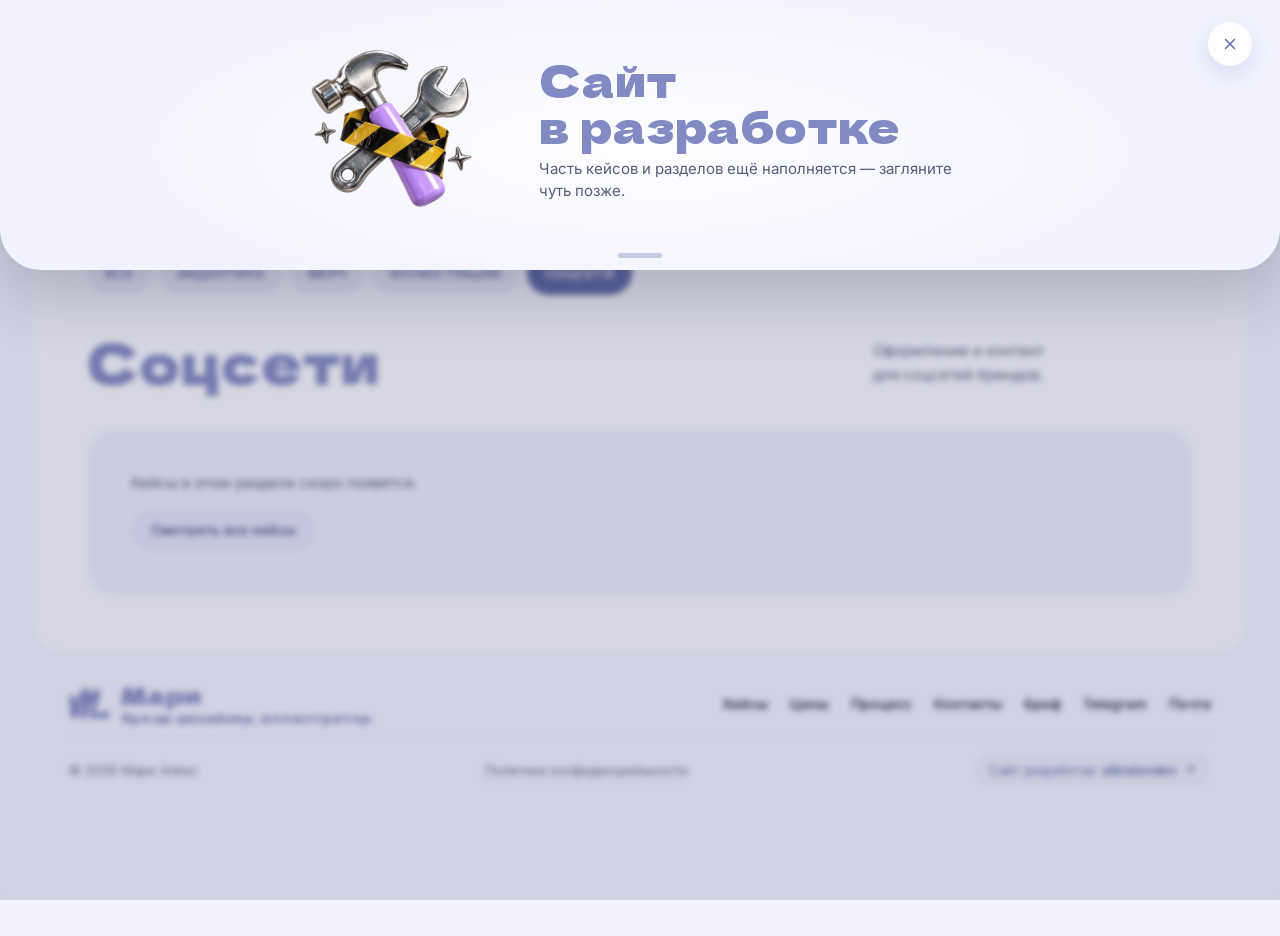
<file: social.html>
<!doctype html>
<html lang="ru">
  <head>
    <meta charset="utf-8" />
    <meta name="viewport" content="width=device-width, initial-scale=1" />
    <meta name="description" content="Соцсети: оформление и контент для соцсетей брендов от Мари." />
    <title>Соцсети — Мари</title>
    <link rel="canonical" href="https://alexmaridesign.ru/social" />
    <meta property="og:type" content="website" />
    <meta property="og:locale" content="ru_RU" />
    <meta property="og:site_name" content="Мари" />
    <meta property="og:title" content="Соцсети — Мари" />
    <meta property="og:url" content="https://alexmaridesign.ru/social" />
    <meta property="og:image" content="https://alexmaridesign.ru/assets/og-mari-v1.jpg" />
    <meta name="twitter:card" content="summary_large_image" />
    <link rel="icon" href="./favicon.ico?v=20260916-01" sizes="16x16 32x32 48x48" type="image/x-icon" />
    <link rel="icon" href="./favicon.svg?v=20260916-01" type="image/svg+xml" sizes="any" />
    <link rel="apple-touch-icon" href="./apple-touch-icon.png?v=20260916-01" sizes="180x180" />
    <link rel="preload" href="./assets/fonts/inter-cyrillic-wght-normal.woff2" as="font" type="font/woff2" crossorigin />
    <link rel="preload" href="./assets/fonts/dela-gothic-one-cyrillic-400-normal.woff2" as="font" type="font/woff2" crossorigin />
    <link rel="stylesheet" href="./fonts.css?v=20261118-01" />
    <link rel="stylesheet" href="./styles.css?v=20261124-06" />
  </head>
  <body>
    <div class="site subpage">
      <header class="subpage-header subpage-header--wide">
        <a class="brand-title" href="./" aria-label="Мари — на главную">Мари</a>
        <a class="subpage-back" href="./">← На&nbsp;главную</a>
      </header>

      <main>
        <section class="panel case-panel" aria-labelledby="page-heading">
          <nav class="case-nav" aria-label="Разделы кейсов">
            <a href="./cases">Все</a>
            <a href="./identity">Айдентика</a>
            <a href="./merch">Мерч</a>
            <a href="./illustrations">Иллюстрации</a>
            <a href="./social" aria-current="page">Соцсети</a>
          </nav>

          <header class="page-heading">
            <h1 id="page-heading">Соцсети</h1>
            <p>Оформление и&nbsp;контент для&nbsp;соцсетей брендов.</p>
          </header>

          <div class="case-grid" data-case-grid data-category="social"></div>
        </section>
      </main>

      <footer class="site-footer">
        <div class="footer-row">
          <a class="footer-brand" href="./" aria-label="Мари, бренд-дизайнер, иллюстратор — на главную">
            <img class="footer-logo" src="./assets/mari-logo.svg" alt="" width="28" height="21" />
            <span class="footer-brand-text">
              <span class="footer-name">Мари</span>
              <span class="footer-tagline">бренд-дизайнер, иллюстратор</span>
            </span>
          </a>
          <nav class="footer-links" aria-label="Навигация в подвале">
            <a href="./cases">Кейсы</a>
            <a href="./#pricing">Цены</a>
            <a href="./#process">Процесс</a>
            <a href="./#contact">Контакты</a>
            <a href="./#brief" data-brief-open>Бриф</a>
            <a href="https://t.me/alexmari_a" target="_blank" rel="noopener">Telegram</a>
            <a href="mailto:i@alexmaria.ru">Почта</a>
          </nav>
        </div>
        <div class="footer-row footer-legal">
          <span>© 2026 Мари Алекс</span>
          <a href="./privacy">Политика конфиденциальности</a>
          <a class="footer-dev" href="https://alkislovdev.ru/" target="_blank" rel="noopener">
            Сайт разработал <strong>alkislovdev</strong>
            <svg viewBox="0 0 24 24" aria-hidden="true" focusable="false"><path d="M7 17 17 7M9 7h8v8" /></svg>
          </a>
        </div>
      </footer>
    </div>

    <script src="./cases-data.js?v=20261118-05"></script>
    <script src="./cases.js?v=20261118-04"></script>
    <script src="./dev-notice.js?v=20261118-08" defer></script>
  </body>
</html>
</file>
<file: fonts.css>
/* Self-hosted fonts (SIL Open Font License 1.1): Inter variable 100–900, Dela Gothic One 400. */

@font-face {
  font-family: "Inter";
  font-style: normal;
  font-weight: 100 900;
  font-display: swap;
  src: url("./assets/fonts/inter-cyrillic-wght-normal.woff2") format("woff2");
  unicode-range: U+0301,U+0400-045F,U+0490-0491,U+04B0-04B1,U+2116;
}

@font-face {
  font-family: "Inter";
  font-style: normal;
  font-weight: 100 900;
  font-display: swap;
  src: url("./assets/fonts/inter-latin-ext-wght-normal.woff2") format("woff2");
  unicode-range: U+0100-02BA,U+02BD-02C5,U+02C7-02CC,U+02CE-02D7,U+02DD-02FF,U+0304,U+0308,U+0329,U+1D00-1DBF,U+1E00-1E9F,U+1EF2-1EFF,U+2020,U+20A0-20AB,U+20AD-20C0,U+2113,U+2C60-2C7F,U+A720-A7FF;
}

@font-face {
  font-family: "Inter";
  font-style: normal;
  font-weight: 100 900;
  font-display: swap;
  src: url("./assets/fonts/inter-latin-wght-normal.woff2") format("woff2");
  unicode-range: U+0000-00FF,U+0131,U+0152-0153,U+02BB-02BC,U+02C6,U+02DA,U+02DC,U+0304,U+0308,U+0329,U+2000-206F,U+20AC,U+2122,U+2191,U+2193,U+2212,U+2215,U+FEFF,U+FFFD;
}

@font-face {
  font-family: "Dela Gothic One";
  font-style: normal;
  font-weight: 400;
  font-display: swap;
  src: url("./assets/fonts/dela-gothic-one-cyrillic-400-normal.woff2") format("woff2");
  unicode-range: U+0301,U+0400-045F,U+0490-0491,U+04B0-04B1,U+2116;
}

@font-face {
  font-family: "Dela Gothic One";
  font-style: normal;
  font-weight: 400;
  font-display: swap;
  src: url("./assets/fonts/dela-gothic-one-latin-ext-400-normal.woff2") format("woff2");
  unicode-range: U+0100-02BA,U+02BD-02C5,U+02C7-02CC,U+02CE-02D7,U+02DD-02FF,U+0304,U+0308,U+0329,U+1D00-1DBF,U+1E00-1E9F,U+1EF2-1EFF,U+2020,U+20A0-20AB,U+20AD-20C0,U+2113,U+2C60-2C7F,U+A720-A7FF;
}

@font-face {
  font-family: "Dela Gothic One";
  font-style: normal;
  font-weight: 400;
  font-display: swap;
  src: url("./assets/fonts/dela-gothic-one-latin-400-normal.woff2") format("woff2");
  unicode-range: U+0000-00FF,U+0131,U+0152-0153,U+02BB-02BC,U+02C6,U+02DA,U+02DC,U+0304,U+0308,U+0329,U+2000-206F,U+20AC,U+2122,U+2191,U+2193,U+2212,U+2215,U+FEFF,U+FFFD;
}
</file>
<file: styles.css>
:root {
  --section-paper: #f8f8ff;
  --ink: #171614;
  --line: rgba(23, 22, 20, 0.13);
  --glass: rgba(255, 255, 255, 0.58);
  /* Lighter glass for menus that float over the page: more of it shows through. */
  --glass-popover: rgba(248, 249, 255, 0.42);
  --violet: #8794eb;
  --accent: #828ac4;
  --accent-text: #626daa;
  --accent-hover: #535e99;
  --ink-violet: #333650;
  --text-muted: #575c78;
  --text-subtle: #686c85;
  --hairline: #dfe1ef;
  --surface-tint: #eceefb;
  --text-body: 15px;
  --text-caption: 13px;
  --radius-panel: clamp(28px, 3.2vw, 44px);
  --radius-card: 28px;
  --radius-row: 16px;
  --radius-thumb: 12px;
  --row-marker-inset: 6px;
  --tap-target: 44px;
  --section-gap: clamp(22px, 3vw, 44px);
  --brief-width: 1000px;
  --brief-aside-width: clamp(260px, 28vw, 320px);
  --pricing-card-head: clamp(44px, 4.4vw, 60px);
  --pricing-price-size: clamp(28px, 2.6vw, 34px);
  --pricing-cta-h: 52px;
  --pricing-footer-gap: 18px;
  /* Violet card: the selected service (desktop), service accordion (phone), brief panel. */
  --accent-card: radial-gradient(120% 70% at 100% 0%, rgba(255, 255, 255, 0.2), transparent 62%), var(--accent-text);
  --accordion-gap: 6px;
  --accordion-row-h: 76px;
  --font-display: "Dela Gothic One", Inter, sans-serif;
  --field-border: rgba(130, 138, 196, 0.34);
  --chip-surface: var(--surface-tint);
  --paper: #f6f1e3;
  --paper-edge: #e4dcc6;
  --paper-ink: #3d3a33;
  --paper-grain: url("data:image/svg+xml,%3Csvg xmlns='http://www.w3.org/2000/svg' width='160' height='160'%3E%3Cfilter id='n'%3E%3CfeTurbulence type='fractalNoise' baseFrequency='.9' numOctaves='2' stitchTiles='stitch'/%3E%3CfeColorMatrix values='0 0 0 0 .24 0 0 0 0 .22 0 0 0 0 .18 0 0 0 .13 0'/%3E%3C/filter%3E%3Crect width='100%25' height='100%25' filter='url(%23n)'/%3E%3C/svg%3E");
  --book-cover: #b397bc;
  --book-ribbon: #bc88ce;
  --book-elastic: #a47bd6;
  --motion-turn: 1000ms;
  --motion-page: 820ms;
  --motion-page-ease: cubic-bezier(0.45, 0.05, 0.2, 1);
  --heading-letter-spacing: 0.02em;
  --motion-fast: 160ms;
  --motion-ui: 220ms;
  --motion-panel: 420ms;
  --motion-reveal: 600ms;
  --motion-ease: cubic-bezier(0.22, 1, 0.36, 1);
  --motion-exit-ease: cubic-bezier(0.4, 0, 1, 1);
  /* iOS sheet curve: a soft start and a long settle. Sheets, folds, the dev notice. */
  --motion-sheet-ease: cubic-bezier(0.32, 0.72, 0, 1);
  --motion-fold: 620ms;
}

* {
  box-sizing: border-box;
}

/* No rubber-band pull past the top or bottom: the page stays pinned to the window edge.
   Only on the root: body is a scroll box of its own (overflow-x), and overscroll-behavior on
   it would stop every swipe and wheel from reaching the page. */
html {
  overscroll-behavior-y: none;
}

html {
  overflow-x: hidden;
  scroll-behavior: smooth;
  /* No grey box from iOS around a tapped card or button: each control shows its own response. */
  -webkit-tap-highlight-color: transparent;
}

body {
  margin: 0;
  background: #f2f3ff;
  color: var(--ink);
  font-family: Inter, ui-sans-serif, system-ui, -apple-system, BlinkMacSystemFont, "Segoe UI", sans-serif;
  overflow-x: hidden;
}

h1,
h2,
h3,
h4,
h5,
h6 {
  letter-spacing: var(--heading-letter-spacing);
  text-wrap: balance;
}

p,
li,
figcaption,
.pricing-caption,
.pricing-lead {
  text-wrap: pretty;
}

a,
button {
  color: inherit;
  font: inherit;
}

a {
  text-decoration: none;
}

button {
  appearance: none;
  border: 0;
  cursor: pointer;
  padding: 0;
}

img,
svg {
  display: block;
}

img {
  max-width: 100%;
}

svg {
  fill: none;
  stroke: currentColor;
  stroke-linecap: round;
  stroke-linejoin: round;
  stroke-width: 2;
}

.liquid-filter-defs {
  height: 0;
  overflow: hidden;
  position: absolute;
  width: 0;
}

.site {
  --site-gutter: clamp(14px, 2.4vw, 32px);
  background: #f2f3ff;
  min-height: 100vh;
  padding: var(--site-gutter);
}

.glass {
  background:
    linear-gradient(145deg, rgba(255, 255, 255, 0.9), rgba(255, 255, 255, 0.34)),
    var(--glass);
  backdrop-filter: blur(24px) saturate(1.2);
  border: 1px solid rgba(255, 255, 255, 0.82);
  box-shadow:
    0 18px 48px rgba(40, 34, 24, 0.16),
    inset 0 1px 0 rgba(255, 255, 255, 0.92),
    inset 0 -20px 46px rgba(135, 148, 235, 0.08);
}

html.case-dialog-is-open,
body.case-dialog-is-open {
  overflow: hidden;
}

body.case-dialog-is-open {
  padding-right: var(--case-dialog-scrollbar-gap, 0px);
}

.case-dialog {
  --reader-ink: #535774;
  --reader-violet: var(--accent);
  --reader-accent: var(--accent-text);
  background: transparent;
  border: 0;
  color: var(--reader-ink);
  height: 100dvh;
  margin: 0;
  max-height: none;
  max-width: none;
  overflow: hidden;
  padding: 24px 48px;
  width: 100vw;
}

.case-dialog[open] {
  display: grid;
  place-items: center;
}

.case-dialog::backdrop {
  background: rgba(242, 243, 255, 0.72);
  backdrop-filter: blur(20px) saturate(0.95);
  -webkit-backdrop-filter: blur(20px) saturate(0.95);
}

.case-dialog-stack {
  height: min(750px, calc(100dvh - 108px));
  left: 50%;
  pointer-events: none;
  position: absolute;
  top: 50%;
  transform: translate(-50%, -50%);
  width: min(1300px, calc(100vw - 24px));
}

.case-dialog-stack-card {
  background: rgba(248, 248, 255, 0.65);
  border: 1px solid rgba(255, 255, 255, 0.94);
  border-radius: 36px;
  box-shadow: 0 20px 48px rgba(67, 75, 130, 0.1);
  display: flex;
  flex-direction: column;
  gap: 16px;
  height: 100%;
  overflow: visible;
  padding: 20px;
  pointer-events: auto;
  position: absolute;
  top: 0;
  width: 300px;
  cursor: pointer;
  translate: 0 0;
  transition: translate var(--motion-ui) var(--motion-ease);
}

.case-dialog-stack-card:focus-visible {
  outline: 3px solid rgba(98, 109, 170, 0.6);
  outline-offset: 3px;
}

.case-dialog-transition-card {
  contain: layout paint;
  background: rgba(248, 248, 255, 0.98);
  border: 1px solid rgba(255, 255, 255, 0.96);
  border-radius: 34px;
  box-shadow:
    0 30px 90px rgba(67, 75, 130, 0.2),
    inset 0 1px 0 rgba(255, 255, 255, 0.96);
  display: flex;
  flex-direction: column;
  gap: 16px;
  overflow: hidden;
  padding: 20px;
  pointer-events: none;
  position: absolute;
  z-index: 3;
}

.case-dialog-stack-card img,
.case-dialog-transition-card img {
  border-radius: 24px;
  height: calc(100% - 44px);
  object-fit: cover;
  opacity: 0.38;
  width: 100%;
}

[data-case-stack-previous-title],
[data-case-stack-next-title],
.case-dialog-transition-card span {
  color: var(--reader-violet);
  font-family: var(--font-display);
  font-size: 18px;
  text-align: center;
}

.case-dialog-stack-card--previous {
  left: 0;
  transform: translateX(-12px) rotate(-8deg) scale(0.94);
}

.case-dialog-stack-card--next {
  right: 0;
  transform: translateX(12px) rotate(8deg) scale(0.94);
}

.case-dialog:not(.is-closing):not(.is-switching) .case-dialog-stack:not([inert]) .case-dialog-stack-card--previous:is(:hover, :focus-visible) {
  translate: -8px 0;
}

.case-dialog:not(.is-closing):not(.is-switching) .case-dialog-stack:not([inert]) .case-dialog-stack-card--next:is(:hover, :focus-visible) {
  translate: 8px 0;
}

.case-dialog-stack[inert] .case-dialog-stack-card,
.case-dialog.is-closing .case-dialog-stack-card,
.case-dialog.is-switching .case-dialog-stack-card {
  translate: 0 0;
}

.case-stack-arrow {
  align-items: center;
  background: rgba(255, 255, 255, 0.9);
  border: 1px solid rgba(130, 138, 196, 0.22);
  border-radius: 50%;
  color: var(--reader-accent);
  display: flex;
  height: 32px;
  justify-content: center;
  pointer-events: none;
  position: absolute;
  top: 50%;
  width: 32px;
}

.case-dialog-stack-card--previous .case-stack-arrow {
  left: 4px;
  transform: translateY(-50%) rotate(8deg);
}

.case-dialog-stack-card--next .case-stack-arrow {
  right: 4px;
  transform: translateY(-50%) rotate(-8deg);
}

.case-stack-arrow svg {
  height: 16px;
  width: 16px;
}

.case-stack-hints {
  inset: 0;
  pointer-events: none;
  position: absolute;
  z-index: 2;
}

.case-stack-hint--previous,
.case-stack-hint--next {
  background: rgba(255, 255, 255, 0.94);
  backdrop-filter: blur(14px);
  -webkit-backdrop-filter: blur(14px);
  border: 1px solid rgba(130, 138, 196, 0.18);
  border-radius: 14px;
  color: var(--reader-accent);
  display: grid;
  font-family: Inter, sans-serif;
  font-size: 12px;
  gap: 4px;
  max-width: min(230px, calc(100vw - 116px));
  opacity: 0;
  padding: 10px 14px;
  position: absolute;
  top: 50%;
  transform: translateY(-50%);
  transition: opacity var(--motion-ui) var(--motion-ease), translate var(--motion-ui) var(--motion-ease);
}

.case-stack-hint--previous {
  left: max(58px, calc((100vw - 1200px) / 2 + 10px));
  translate: -8px 0;
}

.case-stack-hint--next {
  right: max(58px, calc((100vw - 1200px) / 2 + 10px));
  translate: 8px 0;
}

.case-stack-hint-direction {
  font-size: 10px;
  font-weight: 500;
  opacity: 0.68;
}

.case-stack-hints strong {
  font-size: 12px;
  font-weight: 600;
  line-height: 1.4;
}

.case-dialog:not(.is-closing):not(.is-switching):has(.case-dialog-stack:not([inert]) .case-dialog-stack-card--previous:is(:hover, :focus-visible)) .case-stack-hint--previous,
.case-dialog:not(.is-closing):not(.is-switching):has(.case-dialog-stack:not([inert]) .case-dialog-stack-card--next:is(:hover, :focus-visible)) .case-stack-hint--next {
  opacity: 1;
  translate: 0 0;
}

.case-dialog-card {
  /* The dialog backdrop already blurs the page; a second blur here was invisible at 96% opacity. */
  background: rgba(248, 248, 255, 0.96);
  border: 1px solid rgba(255, 255, 255, 0.96);
  border-radius: 34px;
  box-shadow:
    0 30px 90px rgba(67, 75, 130, 0.2),
    inset 0 1px 0 rgba(255, 255, 255, 0.96);
  height: min(850px, calc(100dvh - 48px));
  isolation: isolate;
  min-height: 0;
  overflow: hidden;
  position: relative;
  width: min(1200px, 100%);
  z-index: 1;
}

.case-reader-surface {
  display: grid;
  grid-template-rows: 74px minmax(0, 1fr);
  height: 100%;
  min-height: 0;
}

.case-dialog-topbar {
  align-items: center;
  background: rgba(248, 248, 255, 0.92);
  border-bottom: 1px solid rgba(130, 138, 196, 0.1);
  display: flex;
  gap: 16px;
  min-width: 0;
  padding: 12px 22px;
}

.case-dialog-brand {
  align-items: center;
  display: flex;
  gap: 14px;
  min-width: 0;
}

.case-dialog-brand img {
  border-radius: 12px;
  flex: 0 0 auto;
  height: 46px;
  object-fit: contain;
  width: 46px;
}

.case-dialog-topbar [data-case-dialog-title] {
  color: var(--reader-violet);
  font-family: var(--font-display);
  font-size: 18px;
  font-weight: 400;
  line-height: 1.2;
  margin: 0;
  overflow: hidden;
  text-overflow: ellipsis;
  white-space: nowrap;
}

.case-dialog-counter {
  color: var(--reader-accent);
  flex: 0 0 auto;
  font-size: 12px;
  font-variant-numeric: tabular-nums;
  font-weight: 600;
  margin-left: auto;
  white-space: nowrap;
}

.case-dialog-close,
.case-image-viewer-back {
  align-items: center;
  background: rgba(255, 255, 255, 0.82);
  border: 1px solid rgba(130, 138, 196, 0.14);
  border-radius: 50%;
  color: var(--reader-accent);
  display: inline-flex;
  flex: 0 0 auto;
  height: 44px;
  justify-content: center;
  transition: background var(--motion-ui) var(--motion-ease), transform var(--motion-ui) var(--motion-ease);
  width: 44px;
}

.case-dialog-close:hover,
.case-image-viewer-back:hover {
  background: #fff;
  transform: translateY(-1px);
}

.case-dialog-close svg,
.case-image-viewer-back svg {
  height: 19px;
  width: 19px;
}

.case-dialog button:focus-visible,
.case-reader-contents a:focus-visible {
  outline: 3px solid rgba(98, 109, 170, 0.6);
  outline-offset: 3px;
}

.case-reader-layout {
  display: grid;
  grid-template-columns: 200px minmax(0, 1fr);
  min-height: 0;
}

.case-reader-sidebar {
  border-right: 1px solid rgba(130, 138, 196, 0.1);
  padding: 30px 14px;
}

.case-reader-contents {
  display: flex;
  flex-direction: column;
  gap: 8px;
}

.case-reader-contents a {
  align-items: center;
  border-radius: 12px;
  color: var(--reader-accent);
  display: flex;
  font-size: 14px;
  font-weight: 500;
  gap: 10px;
  line-height: 1.35;
  min-height: 46px;
  padding: 12px;
  transition: background var(--motion-ui) var(--motion-ease), color var(--motion-ui) var(--motion-ease);
}

.case-reader-contents a::before {
  background: currentColor;
  border-radius: 50%;
  content: "";
  flex: 0 0 auto;
  height: 5px;
  opacity: 0;
  width: 5px;
}

.case-reader-contents a:hover {
  background: rgba(130, 138, 196, 0.07);
}

.case-reader-contents a[aria-current="location"] {
  background: #e8eafb;
  color: #5e69ac;
  font-weight: 650;
}

.case-reader-contents a[aria-current="location"]::before {
  opacity: 1;
}

.case-reader-main {
  min-height: 0;
  min-width: 0;
  overflow: auto;
  overscroll-behavior: contain;
  padding: 28px clamp(28px, 4vw, 56px) 38px;
  scrollbar-color: #c2c7e7 transparent;
  scrollbar-gutter: stable;
  scrollbar-width: thin;
}

.case-reader-section {
  margin: 0 auto;
  max-width: 820px;
  padding: 32px 0;
  scroll-margin-top: 24px;
}

.case-reader-section:first-child {
  padding-top: 0;
}

.case-reader-section + .case-reader-section {
  border-top: 1px solid rgba(130, 138, 196, 0.18);
}

.case-reader-cover {
  align-items: center;
  background: #eceefb;
  border: 1px solid rgba(130, 138, 196, 0.1);
  border-radius: 24px;
  display: flex;
  justify-content: center;
  margin-bottom: 30px;
  min-height: 230px;
  overflow: hidden;
  padding: 20px;
  width: 100%;
}

.case-reader-cover img {
  border-radius: 16px;
  height: auto;
  max-height: 250px;
  max-width: 100%;
  object-fit: contain;
  width: auto;
}

.case-reader-cover:hover,
.case-reader-image-button:hover {
  background: #e5e8fa;
}

.case-reader-cover[hidden] {
  display: none;
}

.case-reader-section h2,
.case-reader-section h3,
.case-reader-section h4 {
  color: var(--reader-violet);
  font-family: var(--font-display);
  font-weight: 400;
  letter-spacing: 0;
  overflow-wrap: break-word;
}

.case-reader-section h2 {
  font-size: clamp(34px, 3.6vw, 52px);
  line-height: 1.12;
  margin: 0;
}

.case-reader-section h3 {
  font-size: clamp(28px, 2.6vw, 38px);
  line-height: 1.2;
  margin: 0 0 18px;
}

.case-reader-section h4 {
  font-size: clamp(21px, 1.9vw, 28px);
  line-height: 1.3;
  margin: 0 0 14px;
}

.case-dialog-kind {
  color: var(--reader-violet);
  font-size: 14px;
  font-weight: 600;
  line-height: 1.4;
  margin: 12px 0 20px;
}

.case-dialog-copy,
.case-reader-paragraph,
.case-reader-task-list {
  color: var(--reader-ink);
  font-size: 18px;
  line-height: 1.65;
  margin: 0 0 18px;
  overflow-wrap: break-word;
  text-wrap: pretty;
}

.case-reader-empty {
  color: #7a7e97;
  font-size: 16px;
  line-height: 1.6;
  margin: 0;
}

.case-reader-task-list {
  padding-left: 24px;
}

.case-reader-task-list li + li {
  margin-top: 10px;
}

.case-dialog-meta {
  display: flex;
  flex-wrap: wrap;
  gap: 12px 26px;
  margin: 24px 0 0;
}

.case-dialog-meta div {
  display: flex;
  flex-direction: column;
  gap: 6px;
  min-width: 0;
}

.case-dialog-meta dt {
  color: #898da5;
  font-size: 11px;
  font-weight: 500;
  line-height: 1.3;
}

.case-dialog-meta dd {
  color: var(--accent-text);
  font-size: 13px;
  font-weight: 550;
  line-height: 1.4;
  margin: 0;
  overflow-wrap: anywhere;
}

.case-reader-step + .case-reader-step {
  margin-top: 36px;
}

.case-reader-step-number {
  color: #a0a7d4;
  font-size: 12px;
  font-weight: 600;
  margin-bottom: 10px;
}

.case-reader-gallery {
  display: grid;
  gap: 24px;
  grid-template-columns: repeat(2, minmax(0, 1fr));
  margin-top: 24px;
}

.case-reader-gallery:has(> :only-child) {
  grid-template-columns: minmax(0, 1fr);
}

.case-reader-media {
  margin: 0;
  min-width: 0;
}

.case-reader-image-button {
  align-items: center;
  background: #eceefb;
  border: 1px solid rgba(130, 138, 196, 0.12);
  border-radius: 20px;
  display: flex;
  justify-content: center;
  min-height: 230px;
  overflow: hidden;
  padding: 18px;
  transition: background var(--motion-ui) var(--motion-ease);
  width: 100%;
}

.case-reader-image-button img {
  border-radius: 12px;
  height: auto;
  max-height: 360px;
  max-width: 100%;
  object-fit: contain;
  width: auto;
}

.case-reader-media figcaption {
  color: #858dbf;
  font-size: 13px;
  line-height: 1.5;
  margin-top: 12px;
  overflow-wrap: break-word;
}

.case-reader-step .case-reader-gallery {
  margin-top: 20px;
}

.case-dialog-navigation {
  border-top: 1px solid rgba(130, 138, 196, 0.18);
  display: grid;
  gap: 12px;
  grid-template-columns: repeat(2, minmax(0, 1fr));
  margin: 12px auto 0;
  max-width: 820px;
  padding-top: 24px;
}

.case-dialog-nav-button {
  align-items: center;
  background: rgba(255, 255, 255, 0.8);
  border: 1px solid rgba(130, 138, 196, 0.15);
  border-radius: 999px;
  color: var(--reader-accent);
  display: flex;
  gap: 10px;
  min-height: 54px;
  min-width: 0;
  padding: 10px 18px;
  text-align: left;
  transition: background var(--motion-ui) var(--motion-ease), color var(--motion-ui) var(--motion-ease);
}

.case-dialog-nav-button:hover {
  background: #e8eafb;
}

.case-dialog-nav-button--next {
  justify-content: flex-end;
  text-align: right;
}

.case-dialog-nav-button svg {
  flex: 0 0 auto;
  height: 18px;
  width: 18px;
}

.case-dialog-nav-button span {
  display: flex;
  flex-direction: column;
  min-width: 0;
}

.case-dialog-nav-button small {
  font-size: 10px;
  line-height: 1.3;
  opacity: 0.65;
}

.case-dialog-nav-button strong {
  font-size: 13px;
  font-weight: 600;
  line-height: 1.4;
  overflow: hidden;
  text-overflow: ellipsis;
  white-space: nowrap;
}

.case-image-viewer {
  background: #f8f8ff;
  display: grid;
  grid-template-rows: auto minmax(0, 1fr);
  height: 100%;
  inset: 0;
  position: absolute;
  z-index: 3;
}

.case-image-viewer[hidden] {
  display: none;
}

.case-image-viewer header {
  align-items: center;
  border-bottom: 1px solid rgba(130, 138, 196, 0.12);
  display: flex;
  gap: 14px;
  min-height: 74px;
  padding: 12px 22px;
}

.case-image-viewer-back {
  border-radius: 999px;
  font-size: 13px;
  font-weight: 600;
  gap: 10px;
  padding: 0 16px;
  width: auto;
}

.case-image-viewer-frame {
  display: block;
  margin: 0;
  min-height: 0;
  overflow: auto;
  padding: 24px;
}

.case-image-viewer-frame img {
  height: auto;
  margin: 0 auto;
  max-height: none;
  max-width: 100%;
  width: min(var(--case-image-width, 900px), 100%);
}

.case-image-viewer-frame figcaption {
  color: var(--accent-text);
  font-size: 14px;
  line-height: 1.5;
  margin: 18px auto 0;
  max-width: 900px;
  text-align: center;
}

@media (prefers-reduced-motion: no-preference) {
  .case-dialog[open]:not(.is-closing):not(.has-switched) .case-dialog-card {
    animation: case-reader-in var(--motion-panel) var(--motion-ease) both;
  }

  .case-dialog[open]:not(.is-closing):not(.has-switched) .case-dialog-stack-card--previous {
    animation: case-stack-previous-in 800ms var(--motion-ease) calc(var(--motion-panel) + 60ms) both;
  }

  .case-dialog[open]:not(.is-closing):not(.has-switched) .case-dialog-stack-card--next {
    animation: case-stack-next-in 800ms var(--motion-ease) calc(var(--motion-panel) + 60ms) both;
  }

  .case-dialog[open]:not(.is-closing)::backdrop {
    animation: case-dialog-backdrop-in var(--motion-panel) var(--motion-ease) both;
  }

  .case-dialog.is-closing .case-dialog-card {
    animation: case-reader-out 360ms var(--motion-ease) var(--case-close-center-delay, 560ms) both;
  }

  .case-dialog.is-closing .case-dialog-stack-card--previous {
    animation: case-stack-previous-out var(--case-close-side-duration, 520ms) var(--motion-ease) both;
  }

  .case-dialog.is-closing .case-dialog-stack-card--next {
    animation: case-stack-next-out var(--case-close-side-duration, 520ms) var(--motion-ease) both;
  }

  .case-dialog.is-closing::backdrop {
    animation: case-dialog-backdrop-out 360ms var(--motion-ease) var(--case-close-center-delay, 560ms) both;
  }
}

/* Switching is driven from the visible positions by Web Animations. */
.case-dialog[open].is-switching .case-dialog-card,
.case-dialog[open].is-switching .case-dialog-stack-card {
  animation: none;
}

.case-dialog.is-switching .case-dialog-stack,
.case-dialog.is-switching .case-dialog-stack-card,
.case-dialog.is-closing .case-dialog-stack-card {
  pointer-events: none;
}

@keyframes case-reader-in {
  from { opacity: 0; transform: translateY(16px) scale(0.98); }
  to { opacity: 1; transform: translateY(0) scale(1); }
}

@keyframes case-reader-out {
  from { opacity: var(--case-exit-opacity, 1); transform: var(--case-exit-transform, translateY(0) scale(1)); }
  to { opacity: 0; transform: translateY(10px) scale(0.985); }
}

@keyframes case-stack-previous-in {
  from { opacity: 0; transform: translateX(80px) rotate(-3deg) scale(0.94); }
  to { opacity: 1; transform: translateX(-12px) rotate(-8deg) scale(0.94); }
}

@keyframes case-stack-next-in {
  from { opacity: 0; transform: translateX(-80px) rotate(3deg) scale(0.94); }
  to { opacity: 1; transform: translateX(12px) rotate(8deg) scale(0.94); }
}

@keyframes case-stack-previous-out {
  from { opacity: var(--case-exit-opacity, 1); transform: var(--case-exit-transform, translateX(-12px) rotate(-8deg) scale(0.94)); }
  to { opacity: 0; transform: translateX(80px) rotate(-3deg) scale(0.94); }
}

@keyframes case-stack-next-out {
  from { opacity: var(--case-exit-opacity, 1); transform: var(--case-exit-transform, translateX(12px) rotate(8deg) scale(0.94)); }
  to { opacity: 0; transform: translateX(-80px) rotate(3deg) scale(0.94); }
}

@keyframes case-dialog-backdrop-in {
  from { opacity: 0; }
  to { opacity: 1; }
}

@keyframes case-dialog-backdrop-out {
  from { opacity: var(--case-backdrop-exit-opacity, 1); }
  to { opacity: 0; }
}

@media (max-width: 900px) {
  .case-dialog { padding: 16px 26px; }
  .case-dialog-card { height: calc(100dvh - 32px); border-radius: 28px; }
  .case-dialog-stack-card--previous .case-stack-arrow { left: -14px; }
  .case-dialog-stack-card--next .case-stack-arrow { right: -14px; }
  .case-reader-layout { grid-template-columns: 170px minmax(0, 1fr); }
  .case-reader-sidebar { padding: 24px 8px; }
  .case-reader-main { padding: 24px; }
  .case-reader-contents a { font-size: 13px; padding: 12px 8px; gap: 7px; }
  .case-reader-gallery { gap: 16px; }
}

@media (max-width: 740px) {
  .case-dialog { padding: max(6px, env(safe-area-inset-top)) 6px max(6px, env(safe-area-inset-bottom)); }
  .case-dialog-card { height: 100%; border-radius: 24px; }
  .case-dialog-stack,
  .case-stack-hints { display: none; }
  .case-reader-surface { grid-template-rows: 66px minmax(0, 1fr); }
  .case-dialog-topbar { gap: 10px; padding: 10px 14px; }
  .case-dialog-brand { gap: 10px; }
  .case-dialog-brand img { height: 38px; width: 38px; border-radius: 10px; }
  .case-dialog-topbar [data-case-dialog-title] { font-size: 14px; }
  .case-dialog-counter { font-size: 10px; }
  .case-dialog-close { height: 40px; width: 40px; }
  .case-reader-layout { grid-template-columns: minmax(0, 1fr); grid-template-rows: auto minmax(0, 1fr); }
  .case-reader-sidebar { border-bottom: 1px solid rgba(130, 138, 196, 0.12); border-right: 0; padding: 8px 10px; }
  .case-reader-contents { flex-direction: row; gap: 3px; justify-content: space-between; }
  .case-reader-contents a { border-radius: 9px; flex: 0 1 auto; font-size: 11px; gap: 0; justify-content: center; min-height: 40px; padding: 8px 7px; white-space: nowrap; }
  .case-reader-contents a::before { display: none; }
  .case-reader-main { padding: 20px 20px 28px; }
  .case-reader-section { padding: 28px 0; scroll-margin-top: 20px; }
  .case-reader-cover { border-radius: 20px; margin-bottom: 24px; min-height: 200px; padding: 16px; }
  .case-reader-cover img { max-height: 220px; }
  .case-reader-section h2 { font-size: clamp(28px, 7.5vw, 42px); }
  .case-reader-section h3 { font-size: 27px; }
  .case-reader-section h4 { font-size: 21px; }
  .case-dialog-kind { font-size: 13px; margin: 10px 0 16px; }
  .case-dialog-copy, .case-reader-paragraph, .case-reader-task-list { font-size: 16px; line-height: 1.65; }
  .case-dialog-meta { gap: 16px 24px; }
  .case-reader-gallery { grid-template-columns: minmax(0, 1fr); gap: 22px; }
  .case-reader-image-button { min-height: 220px; }
  .case-image-viewer header { min-height: 66px; padding: 10px 14px; }
  .case-image-viewer-frame { padding: 16px; }
  .case-dialog-nav-button { min-height: 52px; padding: 10px 13px; }
}

@media (max-width: 360px) {
  .case-dialog-topbar { gap: 8px; padding: 10px; }
  .case-dialog-brand img { height: 32px; width: 32px; }
  .case-dialog-topbar [data-case-dialog-title] { font-size: 12px; }
  .case-reader-sidebar { padding: 6px; }
  .case-reader-contents a { font-size: 10px; padding: 8px 5px; }
  .case-reader-main { padding: 18px 16px 24px; }
  .case-reader-section h2 { font-size: 26px; }
  .case-reader-section h3 { font-size: 24px; }
}

@media (orientation: landscape) and (max-height: 520px) {
  .case-dialog { padding: 6px 18px; }
  .case-dialog-card { height: 100%; border-radius: 22px; }
  .case-reader-surface { grid-template-rows: 58px minmax(0, 1fr); }
  .case-dialog-topbar { padding-top: 7px; padding-bottom: 7px; }
  .case-reader-main { padding-top: 18px; }
  .case-reader-cover { min-height: 150px; }
  .case-reader-cover img { max-height: 160px; }
}

.case-reader-cover:has(img[data-case-dialog-crop="placeholder"]),
.case-reader-image-button:has(img[data-case-dialog-crop="placeholder"]) {
  background: #f2f3ff;
  min-height: 0;
  padding: 0;
}

.case-reader-cover img[data-case-dialog-crop="placeholder"],
.case-reader-image-button img[data-case-dialog-crop="placeholder"] {
  border-radius: inherit;
  height: auto;
  max-height: none;
  object-fit: contain;
  width: 100%;
}

.screen {
  --hero-stage-half: 430px;
  background: transparent;
  border: 0;
  border-radius: 0;
  box-shadow: none;
  margin-left: calc(50% - 50vw);
  margin-right: calc(50% - 50vw);
  max-width: none;
  min-height: max(calc(var(--hero-stage-half) * 2), calc(100svh - var(--site-gutter) - var(--site-gutter)));
  overflow: visible;
  position: relative;
  width: 100vw;
  z-index: 1;
  /* The orbit ends exactly at the top edge of «Услуги» (one section gap below the hero):
     nothing of it shows beside or under that block. */
  clip-path: inset(-100vh -100vw calc(-1 * var(--section-gap)));
}

.screen-header {
  align-items: center;
  display: flex;
  flex-direction: column;
  gap: clamp(19px, 1.8vw, 24px);
  left: 0;
  padding: clamp(28px, 4.2vh, 40px) clamp(18px, 3.2vw, 48px) 0;
  /* Let orbit cards receive input through the empty header area. */
  pointer-events: none;
  position: absolute;
  right: 0;
  top: calc(50% - min(var(--hero-stage-half), 50%));
  z-index: 32;
}

.brand-small {
  align-items: center;
  display: flex;
  flex-direction: column;
  gap: 12px;
  justify-content: center;
  max-width: calc(100vw - 36px);
  text-align: center;
}

.brand-small > a {
  display: block;
  pointer-events: auto;
}

.brand-title {
  color: var(--accent);
  font-family: var(--font-display);
  font-size: clamp(42px, 4.5vw, 58px);
  font-weight: 400;
  letter-spacing: var(--heading-letter-spacing);
  line-height: 0.92;
  margin: 0;
}

.brand-subtitle {
  color: var(--accent);
  font-family: var(--font-display);
  font-size: clamp(12px, 1.35vw, 18px);
  font-weight: 400;
  letter-spacing: 0.03em;
  line-height: 1.08;
  margin: 0;
  white-space: nowrap;
  -webkit-text-stroke: 0.12px #f2f3ff;
}

.nav-menu {
  position: relative;
  width: min(460px, calc(100vw - 48px));
}

.screen-nav {
  align-items: center;
  background: rgba(255, 255, 255, 0.72);
  backdrop-filter: blur(22px) saturate(1.12);
  -webkit-backdrop-filter: blur(22px) saturate(1.12);
  border: 1px solid rgba(255, 255, 255, 0.88);
  border-radius: 999px;
  box-shadow: 0 16px 42px rgba(80, 89, 146, 0.1);
  display: grid;
  grid-template-columns: 0.8fr 0.65fr 1.5fr 1fr;
  min-height: 52px;
  padding: 0 10px;
  pointer-events: auto;
  width: 100%;
}

.screen-nav a,
.screen-nav button {
  align-items: center;
  background: transparent;
  color: var(--accent-text);
  display: inline-flex;
  font-size: clamp(10.5px, 1.05vw, 13px);
  font-weight: 500;
  justify-content: center;
  letter-spacing: -0.02em;
  line-height: 1;
  min-height: 44px;
  text-align: center;
  text-transform: uppercase;
  transition: color var(--motion-ui) var(--motion-ease);
}

.screen-nav a:hover,
.screen-nav a:focus-visible,
.screen-nav button:hover,
.screen-nav button:focus-visible,
.screen-nav button[aria-expanded="true"] {
  color: var(--accent-text);
}

.screen-nav a:focus-visible,
.screen-nav button:focus-visible {
  outline: 2px solid rgba(130, 138, 196, 0.52);
  outline-offset: 4px;
}

.cases-popover {
  animation: cases-popover-in var(--motion-ui) var(--motion-ease) both;
  background: var(--glass-popover);
  backdrop-filter: blur(22px) saturate(1.5);
  -webkit-backdrop-filter: blur(22px) saturate(1.5);
  border: 1px solid rgba(255, 255, 255, 0.7);
  border-radius: 25px;
  box-shadow:
    0 24px 52px rgba(67, 75, 130, 0.18),
    inset 0 1px 0 rgba(255, 255, 255, 0.92);
  color: var(--accent-text);
  left: 0;
  padding: 24px 28px;
  pointer-events: auto;
  position: absolute;
  top: calc(100% + 12px);
  width: min(204px, calc(100vw - 48px));
  z-index: 36;
}

.cases-popover[hidden] {
  display: none;
}

.cases-popover.is-closing {
  animation: cases-popover-out var(--motion-fast) var(--motion-exit-ease) both;
  pointer-events: none;
}

.cases-popover ul {
  display: flex;
  flex-direction: column;
  gap: 18px;
  list-style: none;
  margin: 0;
  padding: 0;
}

.cases-popover li {
  font-size: clamp(13px, 1.25vw, 15px);
  font-weight: 500;
  letter-spacing: -0.025em;
  line-height: 1;
  text-transform: uppercase;
}

.cases-popover a {
  border-radius: 8px;
  display: block;
  text-decoration: none;
  transition: color var(--motion-ui) var(--motion-ease);
}

.cases-popover a:hover {
  color: var(--accent-hover);
}

.cases-popover a:focus-visible {
  outline: 2px solid var(--accent-text);
  outline-offset: 4px;
}

@keyframes cases-popover-out {
  to { opacity: 0; transform: translateY(-6px) scale(0.985); }
}

@keyframes cases-popover-in {
  from {
    opacity: 0;
    transform: translateY(-8px) scale(0.98);
  }

  to {
    opacity: 1;
    transform: translateY(0) scale(1);
  }
}

.side {
  color: rgba(23, 22, 20, 0.32);
  font-size: clamp(22px, 2.1vw, 32px);
  font-weight: 700;
  line-height: 1;
  margin: 0;
  opacity: 0.72;
  position: absolute;
  text-shadow: 0 1px 18px rgba(255, 255, 255, 0.62);
  top: 54%;
  writing-mode: vertical-rl;
  z-index: 30;
}

.center-logo {
  align-items: center;
  display: flex;
  justify-content: center;
  left: 50%;
  opacity: 0.94;
  position: absolute;
  top: calc(50% - min(var(--hero-stage-half), 50%) + clamp(228px, 22vw, 256px));
  transform: translateX(-50%);
  width: clamp(134px, 14vw, 160px);
  z-index: 9;
}

.center-logo img {
  aspect-ratio: 28 / 21;
  height: auto;
  object-fit: contain;
  width: 100%;
}

.paired-carousel {
  --active-offset: clamp(180px, 18vw, 222px);
  --lens-height: clamp(132px, 15.2vw, 190px);
  --orbit-size: clamp(1040px, 74vw, 1280px);
  background: transparent;
  bottom: calc(50% - min(var(--hero-stage-half), 50%));
  /* Clipped only at the sides: below, the orbit simply passes under «Услуги», no fade. */
  clip-path: inset(calc(-1 * var(--orbit-size)) 0);
  left: clamp(-150px, -8vw, -72px);
  position: absolute;
  right: clamp(-150px, -8vw, -72px);
  touch-action: pan-y pinch-zoom;
  top: calc(50% - min(var(--hero-stage-half), 50%));
  user-select: none;
  z-index: 10;
}

.paired-carousel::before {
  display: none;
}

.paired-carousel::after {
  display: none;
}

.liquid-lens {
  --lens-light-x: 50%;
  --lens-light-y: 0%;
  --lens-shift-x: 0px;
  --lens-shift-y: 0px;
  --lens-opacity: 1;
  --lens-blur: 14px;
  --lens-radius: clamp(24px, 2.6vw, 34px);
  border: 0;
  border-radius: var(--lens-radius);
  /* Keep the outer shadow outside the clipped glass surface. */
  box-shadow:
    0 18px 46px rgba(65, 74, 130, 0.13),
    0 2px 6px rgba(65, 74, 130, 0.055);
  height: var(--lens-height);
  isolation: isolate;
  left: 50%;
  opacity: var(--lens-opacity);
  pointer-events: none;
  position: absolute;
  top: 57%;
  transform: translate(-50%, -50%);
  width: min(720px, 70vw);
  z-index: 14;
}

.liquid-lens-surface {
  background:
    radial-gradient(ellipse 16% 58% at var(--lens-light-x) var(--lens-light-y), rgba(255, 255, 255, 0.14), rgba(255, 255, 255, 0.025) 52%, transparent 78%),
    linear-gradient(180deg, rgba(255, 255, 255, 0.055), rgba(255, 255, 255, 0.025) 48%, rgba(130, 138, 196, 0.055));
  backdrop-filter: blur(var(--lens-blur)) saturate(1.28) brightness(1.025);
  -webkit-backdrop-filter: blur(var(--lens-blur)) saturate(1.28) brightness(1.025);
  border-radius: inherit;
  box-shadow:
    inset 0 1px 0 rgba(255, 255, 255, 0.76),
    inset 0 -1px 0 rgba(91, 101, 164, 0.11);
  /* Explicitly clip composited filters and transformed cards in WebKit. */
  -webkit-clip-path: inset(0 round var(--lens-radius));
  clip-path: inset(0 round var(--lens-radius));
  inset: 0;
  overflow: hidden;
  position: absolute;
}

.liquid-lens-surface::before,
.liquid-lens-surface::after {
  border-radius: inherit;
  content: "";
  inset: 0;
  pointer-events: none;
  position: absolute;
}

.liquid-lens-surface::before {
  background:
    radial-gradient(ellipse 11% 52% at var(--lens-light-x) var(--lens-light-y), rgba(255, 255, 255, 0.38), rgba(255, 255, 255, 0.07) 42%, transparent 72%),
    linear-gradient(108deg, transparent 42%, rgba(255, 255, 255, 0.1) 50%, transparent 58%);
  filter: blur(0.35px);
  mix-blend-mode: screen;
  opacity: 0.58;
  transform: translate(var(--lens-shift-x), var(--lens-shift-y));
  z-index: 4;
}

.liquid-lens-surface::after {
  background: linear-gradient(
    142deg,
    rgba(255, 255, 255, 0.94),
    rgba(255, 255, 255, 0.28) 30%,
    rgba(255, 255, 255, 0.08) 56%,
    rgba(108, 117, 180, 0.28)
  );
  padding: 1px;
  -webkit-mask:
    linear-gradient(#000 0 0) content-box,
    linear-gradient(#000 0 0);
  -webkit-mask-composite: xor;
  mask:
    linear-gradient(#000 0 0) content-box,
    linear-gradient(#000 0 0);
  mask-composite: exclude;
  opacity: 0.88;
  z-index: 5;
}

.lens-lane {
  inset: 0;
  overflow: visible;
  position: absolute;
  transform: translateZ(0);
  z-index: 2;
}

.lens-node {
  box-shadow:
    0 10px 24px rgba(48, 55, 104, 0.14),
    0 1px 0 rgba(255, 255, 255, 0.46);
  filter: saturate(1.06) brightness(1.018) contrast(1.02);
  pointer-events: none;
  transition: none;
}

.lens-node.is-active {
  outline: 0;
}

.lens-node.company-node::before {
  background: rgba(255, 255, 255, 0.12);
}

[data-company-lens] .company-node.lens-node::before {
  display: none;
}

[data-company-lens] .company-node.lens-node img,
[data-company-lens] .company-node.lens-node.is-active img {
  filter: none;
  opacity: 1;
}

.ring {
  fill: none;
  height: var(--orbit-size);
  overflow: visible;
  pointer-events: none;
  position: absolute;
  stroke: rgba(23, 22, 20, 0.12);
  stroke-width: 1px;
  top: 55%;
  width: var(--orbit-size);
  z-index: 1;
}

.ring-left {
  left: calc(50% - var(--active-offset));
  transform: translate(-104%, -50%);
}

.ring-right {
  left: calc(50% + var(--active-offset));
  transform: translate(4%, -50%);
}

.orbit-lane {
  height: var(--orbit-size);
  position: absolute;
  touch-action: pinch-zoom;
  top: 55%;
  transform: translateY(-50%);
  width: var(--orbit-size);
  z-index: 5;
}

.orbit-lane::before {
  /* Keep gaps and the enlarged glass cards inside the same swipe area. */
  content: "";
  inset: 0 calc(var(--active-offset) * -0.5) 0 0;
  position: absolute;
}

.orbit-lane-right::before {
  inset: 0 0 0 calc(var(--active-offset) * -0.5);
}

.orbit-lane-left {
  left: calc(50% - var(--active-offset));
  transform: translate(-104%, -50%);
}

.orbit-lane-right {
  left: calc(50% + var(--active-offset));
  transform: translate(4%, -50%);
}

.orbit-node {
  background: rgba(255, 255, 255, 0.72);
  border: 0;
  border-radius: var(--lens-radius, clamp(18px, 2vw, 28px));
  box-shadow: 0 18px 34px rgba(38, 31, 21, 0.2);
  height: clamp(120px, 12vw, 154px);
  left: 0;
  overflow: hidden;
  position: absolute;
  top: 0;
  transform-origin: center;
  /* Orbit positions and scale are interpolated together by the motion loop;
     left/top stay 0 and the loop moves the node with translate3d. */
  transition: none;
  width: clamp(120px, 12vw, 154px);
}

.orbit-decoration {
  align-items: center;
  background: transparent;
  border: 0;
  box-shadow: none;
  display: flex;
  height: clamp(36px, 3.6vw, 50px);
  justify-content: center;
  left: 0;
  overflow: visible;
  pointer-events: none;
  position: absolute;
  top: 0;
  transform-origin: center;
  transition: none;
  width: clamp(36px, 3.6vw, 50px);
  z-index: 4;
}

.orbit-decoration img {
  height: 100%;
  object-fit: contain;
  width: 100%;
}

.orbit-decoration:not(.lens-node) {
  filter: drop-shadow(0 8px 8px rgba(50, 48, 73, 0.16));
}

.orbit-decoration.lens-node {
  background: transparent;
  border: 0;
  box-shadow: none;
  filter: none;
}

.orbit-node:hover,
.orbit-node:focus-visible,
.orbit-node.is-active {
  box-shadow: 0 28px 54px rgba(38, 31, 21, 0.28);
  filter: saturate(1.08);
}

.orbit-node.is-active {
  outline: 0;
  outline-offset: 0;
}

.orbit-node.lens-node.is-active {
  outline: 0;
  outline-offset: 0;
}

.orbit-node img {
  height: 100%;
  object-fit: cover;
  width: 100%;
}

.orbit-node span {
  background: linear-gradient(180deg, transparent, rgba(0, 0, 0, 0.62));
  bottom: 0;
  color: #fff;
  font-size: 10px;
  font-weight: 900;
  left: 0;
  line-height: 1;
  padding: 26px 7px 7px;
  position: absolute;
  right: 0;
  text-align: left;
  text-transform: uppercase;
}

.company-node {
  background:
    linear-gradient(145deg, rgba(255, 255, 255, 0.88), rgba(255, 255, 255, 0.48)),
    #fffaf0;
}

.company-node::before {
  background: rgba(255, 255, 255, 0.58);
  content: "";
  inset: 7px;
  position: absolute;
}

.company-node img {
  filter: saturate(0.85) contrast(0.94);
  opacity: 0.68;
}

.company-node.is-active::before {
  background: rgba(255, 255, 255, 0.22);
}

.company-node.is-active img {
  filter: saturate(1) contrast(1);
  opacity: 0.92;
}

.company-node--artwork::before {
  display: none;
}

.company-node--artwork,
.company-node--artwork:hover,
.company-node--artwork:focus-visible,
.company-node--artwork.is-active {
  background: transparent;
  border-color: transparent;
  box-shadow: none;
}

.company-node--artwork img,
.company-node--artwork.is-active img {
  filter: none;
  opacity: 1;
}

.company-node--artwork strong,
.company-node--artwork span {
  display: none;
}

.company-node strong {
  bottom: 24px;
  color: var(--ink);
  font-size: clamp(13px, 1.4vw, 18px);
  font-weight: 900;
  left: 9px;
  line-height: 0.95;
  position: absolute;
  right: 9px;
  text-align: left;
  text-transform: uppercase;
  z-index: 2;
}

.company-node span {
  background: none;
  color: rgba(23, 22, 20, 0.58);
  padding: 0;
  position: absolute;
  z-index: 2;
}

.spotlight {
  background: #fff;
  border-radius: 0;
  box-shadow:
    0 12px 30px rgba(40, 34, 24, 0.1),
    inset 0 1px 0 rgba(255, 255, 255, 0.92);
  display: flex;
  flex-direction: column;
  height: var(--lens-height);
  justify-content: center;
  left: 50%;
  min-height: 0;
  overflow: hidden;
  padding: clamp(11px, 1.25vw, 16px) clamp(12px, 1.4vw, 18px);
  position: absolute;
  text-align: center;
  top: 57%;
  transform: translate(-50%, -50%);
  transform-style: preserve-3d;
  width: min(300px, 26vw);
  z-index: 18;
}

.spotlight::before,
.spotlight::after {
  background: rgba(23, 22, 20, 0.36);
  content: "";
  display: none;
  height: 1px;
  position: absolute;
  top: 29px;
  width: 58%;
}

.spotlight::before {
  left: -50%;
}

.spotlight::after {
  right: -50%;
}

.spotlight-label {
  display: none;
}

.spotlight h2 {
  color: var(--accent);
  font-family: var(--font-display);
  font-size: clamp(21px, 2.25vw, 30px);
  font-weight: 400;
  letter-spacing: var(--heading-letter-spacing);
  line-height: 0.98;
  margin: 0 0 9px;
}

.spotlight h2.is-compact {
  font-size: clamp(17px, 1.5vw, 21px);
  overflow-wrap: anywhere;
}

.spotlight > p[data-case-copy] {
  display: none;
  color: #6e6a64;
  font-family: Inter, ui-sans-serif, system-ui, sans-serif;
  font-size: clamp(10.5px, 1.15vw, 15px);
  line-height: 1.22;
  margin: 0 auto 12px;
  max-width: 260px;
}

.spotlight-meta {
  display: none;
}

.spotlight-meta span {
  background: rgba(255, 255, 255, 0.58);
  border: 1px solid rgba(23, 22, 20, 0.08);
  border-radius: 999px;
  color: rgba(23, 22, 20, 0.62);
  font-size: 7.5px;
  font-weight: 800;
  line-height: 1;
  padding: 3px 4px;
}

.spotlight .black-button {
  background: var(--accent-text);
  box-shadow: none;
  font-size: clamp(10px, 1.05vw, 13px);
  gap: 0;
  min-height: 32px;
  padding: 0 16px;
  text-transform: uppercase;
}

.spotlight .black-button svg {
  display: none;
}

.spotlight .black-button:hover,
.spotlight .black-button:focus-visible {
  background: #505a98;
}

.spotlight .black-button:focus-visible {
  outline: 3px solid rgba(98, 109, 170, 0.42);
  outline-offset: 3px;
}

.spotlight.is-switching {
  animation: none;
}

.spotlight.is-switching .spotlight-label,
.spotlight.is-switching h2,
.spotlight.is-switching > p[data-case-copy],
.spotlight.is-switching .spotlight-meta,
.spotlight.is-switching .black-button {
  animation: spotlight-content-page var(--motion-panel) var(--motion-ease);
}

@keyframes spotlight-content-page {
  0% {
    opacity: 1;
    transform: translateY(0);
  }

  35% {
    opacity: 0;
    transform: translateY(8px);
  }

  36% {
    opacity: 0;
    transform: translateY(-8px);
  }

  100% {
    opacity: 1;
    transform: translateY(0);
  }
}

.black-button {
  align-items: center;
  background: #191815;
  border-radius: 999px;
  box-shadow: 0 16px 30px rgba(0, 0, 0, 0.23);
  color: #fff;
  display: inline-flex;
  font-size: 13px;
  font-weight: 850;
  gap: 10px;
  justify-content: center;
  min-height: 40px;
  padding: 0 16px;
  transition:
    background var(--motion-ui) var(--motion-ease),
    transform var(--motion-ui) var(--motion-ease);
}

.black-button:hover,
.black-button:focus-visible {
  background: #000;
  transform: translateY(-2px);
}

.black-button svg {
  height: 16px;
  width: 16px;
}

.screen-actions {
  align-items: center;
  bottom: clamp(16px, 2.2vw, 34px);
  display: flex;
  gap: 0;
  justify-content: center;
  left: 50%;
  position: absolute;
  transform: translateX(-50%);
  z-index: 24;
}

.screen-actions a,
.screen-actions button {
  align-items: center;
  background: transparent;
  border-radius: 50%;
  color: rgba(23, 22, 20, 0.58);
  display: inline-flex;
  height: var(--tap-target);
  justify-content: center;
  transition:
    background var(--motion-ui) var(--motion-ease),
    color var(--motion-ui) var(--motion-ease),
    transform var(--motion-ui) var(--motion-ease);
  width: var(--tap-target);
}

.screen-actions a:hover,
.screen-actions a:focus-visible,
.screen-actions button:hover,
.screen-actions button:focus-visible {
  background: rgba(255, 255, 255, 0.58);
  color: var(--ink);
  transform: translateY(-3px);
}

.screen-actions svg {
  height: 25px;
  width: 25px;
}

.screen-actions .scroll-down {
  animation: scroll-down-nudge 1.45s cubic-bezier(0.4, 0, 0.2, 1) infinite;
}

@keyframes scroll-down-nudge {
  0%,
  100% {
    transform: translateY(-2px);
  }

  48% {
    transform: translateY(7px);
  }
}

.panel,
.contact {
  background: #fff;
  border-radius: clamp(18px, 2.4vw, 34px);
  margin: var(--section-gap) auto 0;
  max-width: 1380px;
  padding: clamp(28px, 4.4vw, 58px);
  position: relative;
  z-index: 2;
}

.panel-heading {
  align-items: end;
  display: grid;
  gap: 18px;
  grid-template-columns: minmax(250px, 740px) minmax(200px, 390px);
  margin-bottom: 28px;
}

.panel-heading p {
  color: var(--violet);
  font-size: 12px;
  font-weight: 900;
  margin: 0 0 10px;
  text-transform: uppercase;
}

.panel-heading h2 {
  font-size: clamp(36px, 5.5vw, 68px);
  font-weight: 750;
  line-height: 0.98;
  margin: 0;
}

.panel-heading span {
  color: rgba(23, 22, 20, 0.64);
  font-size: 17px;
  line-height: 1.5;
}

/* Above the hero, so the orbit's lower cards slide under it. */
.panel.pricing {
  position: relative;
  z-index: 2;
  background: var(--section-paper);
  border: 1px solid rgba(255, 255, 255, 0.92);
  border-radius: var(--radius-panel);
  box-shadow: 0 18px 48px rgba(67, 75, 130, 0.1);
  color: var(--ink-violet);
  padding: clamp(26px, 4.2vw, 58px);
  scroll-margin-top: 24px;
}

.pricing-heading {
  align-items: end;
  display: flex;
  gap: 28px;
  justify-content: space-between;
  margin-bottom: clamp(24px, 3vw, 40px);
}

.pricing-heading h2 {
  color: var(--accent);
  font-family: var(--font-display);
  font-size: clamp(32px, 4.3vw, 58px);
  font-weight: 400;
  letter-spacing: var(--heading-letter-spacing);
  line-height: 1.12;
  margin: 0;
}

.pricing-lead {
  color: var(--text-muted);
  font-size: var(--text-body);
  line-height: 1.6;
  margin: 0 0 6px;
  max-width: 360px;
}

/* Services: a price list on the left, the selected service in a card on the right.
   Without JS and on narrow screens the same markup is a plain accordion. */
.pricing-body {
  display: grid;
  gap: clamp(24px, 3vw, 44px);
}

.pricing-list {
  border-top: 1px solid var(--hairline);
  isolation: isolate;
  position: relative;
}

.pricing-service {
  border-bottom: 1px solid var(--hairline);
  position: relative;
  transition: background var(--motion-ui) var(--motion-ease);
}

.pricing-service[open] {
  background: linear-gradient(90deg, transparent, var(--surface-tint) 12%, var(--surface-tint) 88%, transparent);
}

.pricing-service summary {
  align-items: center;
  cursor: pointer;
  display: grid;
  gap: 6px 14px;
  grid-template-columns: 30px minmax(0, 1fr) auto 40px;
  list-style: none;
  min-height: 84px;
  padding: 16px 4px;
}

.pricing-service summary::-webkit-details-marker {
  display: none;
}

.pricing-service summary:focus-visible,
.pricing-order:focus-visible {
  border-radius: 12px;
  outline: 3px solid var(--accent-text);
  outline-offset: 2px;
}

.pricing-index {
  color: var(--accent);
  font-family: var(--font-display);
  font-size: 12px;
  font-variant-numeric: tabular-nums;
  letter-spacing: 0.04em;
}

.pricing-title {
  display: grid;
  gap: 5px;
  min-width: 0;
}

.pricing-name {
  font-family: var(--font-display);
  font-size: clamp(17px, 1.55vw, 21px);
  font-weight: 400;
  letter-spacing: var(--heading-letter-spacing);
  line-height: 1.2;
  transition: color var(--motion-ui) var(--motion-ease);
}

.pricing-caption {
  color: var(--text-subtle);
  font-size: var(--text-caption);
  line-height: 1.45;
}

.pricing-leader {
  display: none;
}

.pricing-price {
  color: var(--accent-text);
  font-size: clamp(18px, 1.7vw, 22px);
  font-variant-numeric: tabular-nums;
  font-weight: 700;
  white-space: nowrap;
}

.pricing-price > span {
  color: var(--text-muted);
  font-size: var(--text-caption);
  font-weight: 500;
}

.pricing-toggle {
  background: linear-gradient(145deg, #fff, var(--surface-tint));
  border: 1px solid #fff;
  border-radius: 50%;
  box-shadow: 0 5px 12px rgba(67, 75, 130, 0.07);
  height: 40px;
  position: relative;
  transition: transform var(--motion-ui) var(--motion-ease);
  width: 40px;
}

.pricing-toggle::before,
.pricing-toggle::after {
  background: var(--accent-text);
  border-radius: 2px;
  content: "";
  height: 1.5px;
  left: 12px;
  position: absolute;
  top: 18px;
  width: 14px;
}

.pricing-toggle::after {
  transform: rotate(90deg);
  transition: transform var(--motion-ui) var(--motion-ease);
}

.pricing-service[open] .pricing-toggle::after {
  transform: rotate(0deg);
}

.pricing-details {
  display: grid;
  gap: 14px;
  justify-items: start;
  overflow: hidden;
  padding: 0 58px 24px 48px;
}

.pricing-details p {
  color: var(--text-muted);
  font-size: var(--text-body);
  line-height: 1.65;
  margin: 0;
  max-width: 560px;
}

.pricing-order {
  align-items: center;
  background: none;
  color: var(--accent-text);
  display: inline-flex;
  font-size: 14px;
  font-weight: 600;
  gap: 6px;
  min-height: var(--tap-target);
}

.pricing-order svg,
.pricing-card-cta svg {
  fill: none;
  height: 16px;
  stroke: currentColor;
  stroke-linecap: round;
  stroke-linejoin: round;
  stroke-width: 2;
  transition: transform var(--motion-ui) var(--motion-ease);
  width: 16px;
}

/* Selected service card. */
.pricing-card {
  background: var(--accent-card);
  border-radius: var(--radius-card);
  box-shadow: 0 18px 40px rgba(98, 109, 170, 0.26);
  color: #fff;
  display: flex;
  min-height: 420px;
  overflow: hidden;
  padding: clamp(24px, 2.6vw, 36px);
  position: relative;
}

.pricing-card[hidden] {
  display: none;
}

/* The body is the ghost number's anchor at rest too: the switch animation gives it a
   transform, and a different anchor at rest made the number jump to the card corner. */
.pricing-card-body {
  display: flex;
  flex-direction: column;
  gap: 12px;
  position: relative;
  width: 100%;
}

.pricing-card-ghost {
  color: rgba(255, 255, 255, 0.13);
  font-family: var(--font-display);
  font-size: clamp(96px, 11vw, 150px);
  line-height: 0.8;
  pointer-events: none;
  position: absolute;
  right: -6px;
  top: -6px;
}

/* The name starts below the ghost number's top band, the same in the card and the deck. */
.pricing-card-name {
  font-family: var(--font-display);
  font-size: clamp(22px, 2.3vw, 31px);
  font-weight: 400;
  line-height: 1.15;
  margin: 0;
  padding-top: var(--pricing-card-head);
  position: relative;
}

.pricing-card-caption {
  color: rgba(255, 255, 255, 0.86);
  font-size: var(--text-body);
  font-weight: 600;
  line-height: 1.45;
  margin: 0;
}

.pricing-card-text {
  color: rgba(255, 255, 255, 0.9);
  font-size: var(--text-body);
  line-height: 1.65;
  margin: 6px 0 0;
}

/* Price over a full-width button, pinned to the card bottom: one layout on every screen,
   so neither moves with the price length or the card width. The deck repeats it below. */
.pricing-card-footer {
  border-top: 1px solid rgba(255, 255, 255, 0.24);
  display: grid;
  gap: var(--pricing-footer-gap);
  margin-top: auto;
  padding-top: var(--pricing-footer-gap);
}

.pricing-card-price {
  font-size: var(--pricing-price-size);
  font-variant-numeric: tabular-nums;
  font-weight: 800;
  line-height: 1;
  margin: 0;
  white-space: nowrap;
}

.pricing-card-price > span {
  font-size: var(--text-caption);
  font-weight: 500;
  opacity: 0.82;
}

.pricing-card-cta {
  align-items: center;
  background: #fff;
  border-radius: 999px;
  color: var(--accent-text);
  display: inline-flex;
  font-size: 14px;
  font-weight: 600;
  gap: 8px;
  justify-content: center;
  min-height: var(--pricing-cta-h);
  padding: 14px 22px;
  transition: transform var(--motion-ui) var(--motion-ease), box-shadow var(--motion-ui) var(--motion-ease);
}

.pricing-card-cta:focus-visible {
  outline: 3px solid #fff;
  outline-offset: 3px;
}

/* Split mode: set by script when the card is in use. */
.pricing.is-split .pricing-body {
  align-items: stretch;
  grid-template-columns: minmax(0, 1fr) clamp(320px, 35vw, 440px);
}

.pricing.is-split .pricing-list::before {
  background: var(--surface-tint);
  border-radius: var(--radius-row);
  content: "";
  height: calc(var(--pricing-marker-h, 0px) - var(--row-marker-inset) * 2 - 1px);
  left: 0;
  pointer-events: none;
  position: absolute;
  right: 0;
  top: var(--row-marker-inset);
  transform: translateY(var(--pricing-marker-y, 0));
  transition: transform var(--motion-panel) var(--motion-ease), box-shadow var(--motion-ui) var(--motion-ease);
  z-index: -1;
}

.pricing.is-split .pricing-service,
.pricing.is-split .pricing-service[open] {
  background: none;
}

.pricing.is-split .pricing-index {
  display: none;
}

.pricing.is-split .pricing-service summary {
  grid-template-columns: auto minmax(12px, 1fr) auto;
  min-height: 60px;
  padding: 10px 18px;
}

.pricing.is-split .pricing-caption,
.pricing.is-split .pricing-toggle,
.pricing.is-split .pricing-details {
  display: none;
}

.pricing.is-split .pricing-leader {
  align-self: end;
  border-bottom: 2px dotted var(--hairline);
  display: block;
  margin-bottom: 0.45em;
  transition: border-color var(--motion-ui) var(--motion-ease);
}

/* A click pins the service: the highlight gets an outline and other rows only hint on hover. */
.pricing.is-split .pricing-service summary {
  border-radius: var(--radius-row);
  transition: background var(--motion-ui) var(--motion-ease);
}

.pricing.is-split.is-pinned .pricing-list::before {
  box-shadow: inset 0 0 0 1.5px var(--accent);
}

@media (hover: hover) and (pointer: fine) {
  .pricing.is-split.is-pinned .pricing-service:not(.is-active) summary:hover {
    background: color-mix(in srgb, var(--surface-tint) 45%, transparent);
  }

  .pricing.is-split.is-pinned .pricing-service:not(.is-active) summary:hover .pricing-name {
    color: var(--accent-text);
  }
}

.pricing.is-split .pricing-service.is-active .pricing-name {
  color: var(--accent-text);
}

.pricing.is-split .pricing-service.is-active .pricing-leader {
  border-color: var(--accent);
}

@media (hover: hover) and (pointer: fine) {
  .pricing-service summary:hover .pricing-toggle {
    transform: scale(1.08);
  }

  .pricing-order:hover svg,
  .pricing-card-cta:hover svg {
    transform: translate(2px, -2px);
  }

  .pricing-card-cta:hover {
    box-shadow: 0 10px 22px rgba(40, 46, 90, 0.22);
    transform: translateY(-2px);
  }
}

/* Accordion mode (narrow screens): set by script. Services are violet cards stacked with a
   small gap; one is open at a time, its plus turns into a cross. The fold is animated in JS
   with transform and clip-path; a clip would cut a shadow, so the cards have none. */
.pricing.is-accordion .pricing-list {
  border: 0;
  display: grid;
  gap: var(--accordion-gap);
}

.pricing.is-accordion .pricing-service,
.pricing.is-accordion .pricing-service[open] {
  background: var(--accent-card);
  border: 0;
  border-radius: var(--radius-card);
  color: #fff;
  overflow: hidden;
}

.pricing.is-accordion .pricing-service summary {
  gap: 4px 14px;
  grid-template-columns: minmax(0, 1fr) 40px;
  min-height: var(--accordion-row-h);
  padding: 18px 18px 18px 22px;
}

.pricing.is-accordion .pricing-index,
.pricing.is-accordion .pricing-leader {
  display: none;
}

/* Name and price come first in both states; the caption goes under the price with the rest of
   the text, so a folding card hides it with the clip instead of dropping it at the end. */
.pricing.is-accordion .pricing-title {
  display: contents;
}

.pricing.is-accordion .pricing-name {
  grid-column: 1;
  grid-row: 1;
}

.pricing.is-accordion .pricing-name {
  font-size: 19px;
  line-height: 1.15;
}

.pricing.is-accordion .pricing-caption {
  color: rgba(255, 255, 255, 0.86);
  display: none;
  font-size: var(--text-body);
  font-weight: 600;
  grid-column: 1 / -1;
  grid-row: 3;
  margin-top: 10px;
}

.pricing.is-accordion .pricing-service[open] .pricing-caption {
  display: block;
}

.pricing.is-accordion .pricing-price {
  color: #fff;
  font-size: 15px;
  font-weight: 700;
  grid-column: 1;
  grid-row: 2;
}

.pricing.is-accordion .pricing-price > span {
  color: inherit;
  opacity: 0.78;
}

.pricing.is-accordion .pricing-toggle {
  align-self: center;
  background: rgba(255, 255, 255, 0.14);
  border: 0;
  box-shadow: none;
  grid-column: 2;
  grid-row: 1 / 3;
  transition: transform var(--motion-fold) var(--motion-sheet-ease), background var(--motion-ui) var(--motion-ease);
}

.pricing.is-accordion .pricing-toggle::before,
.pricing.is-accordion .pricing-toggle::after {
  background: #fff;
}

/* Plus at rest, a cross when open: the whole sign turns, its bar stays upright. */
.pricing.is-accordion .pricing-toggle::after,
.pricing.is-accordion .pricing-service[open] .pricing-toggle::after {
  transform: rotate(90deg);
}

.pricing.is-accordion .pricing-service.is-open .pricing-toggle {
  transform: rotate(45deg);
}

.pricing.is-accordion .pricing-details {
  gap: 20px;
  justify-items: stretch;
  overflow: visible;
  padding: 2px 22px 22px;
}

.pricing.is-accordion .pricing-details p {
  color: rgba(255, 255, 255, 0.9);
}

.pricing.is-accordion .pricing-order {
  background: #fff;
  border-radius: 999px;
  gap: 8px;
  justify-content: center;
  min-height: var(--pricing-cta-h);
  padding: 14px 22px;
}

.pricing.is-accordion .pricing-order:focus-visible,
.pricing.is-accordion .pricing-service summary:focus-visible {
  outline-color: #fff;
  outline-offset: -4px;
}

/* Names wrap at these widths, so the dotted leader has no room to read as a line. */
@media (max-width: 1100px) {
  .pricing.is-split .pricing-leader {
    visibility: hidden;
  }
}

@media (max-width: 900px) {
  .pricing-heading {
    align-items: start;
    flex-direction: column;
    gap: 14px;
  }

  .pricing-lead {
    max-width: 480px;
  }
}

@media (max-width: 740px) {
  .panel.pricing {
    padding: 30px 22px;
  }

  .pricing-heading h2 {
    font-size: clamp(29px, 6.5vw, 46px);
  }

  .pricing-service summary {
    gap: 8px 12px;
    grid-template-columns: 26px minmax(0, 1fr) 40px;
    padding: 18px 0;
  }

  .pricing-index {
    align-self: start;
    padding-top: 5px;
  }

  .pricing-price {
    font-size: 20px;
    grid-column: 2;
    grid-row: 2;
  }

  .pricing-toggle {
    grid-column: 3;
    grid-row: 1 / 3;
  }

  .pricing-details {
    padding: 0 12px 22px 38px;
  }
}

@media (max-width: 520px) {
  .pricing-details {
    padding-right: 0;
  }
}

/* Process: stacked cards and suspended artwork, following the supplied layout. */
.panel.process {
  --process-accent: var(--accent);
  aspect-ratio: 888 / 469;
  background: var(--section-paper);
  border: 1px solid rgba(255, 255, 255, 0.82);
  border-radius: clamp(28px, 3vw, 44px);
  box-shadow: 0 18px 48px rgba(40, 34, 24, 0.12), inset 0 1px 0 #fff;
  max-width: 1380px;
  overflow: hidden;
  padding: clamp(32px, 4.85vw, 70px);
}

.process .panel-heading {
  display: block;
  margin: 0;
  position: relative;
  text-align: left;
  z-index: 2;
}

.process .panel-heading h2 {
  color: var(--process-accent);
  font-family: var(--font-display);
  font-size: clamp(32px, 4.55vw, 66px);
  font-weight: 400;
  letter-spacing: var(--heading-letter-spacing);
  line-height: 1.12;
  margin: 0;
}

.process-keychain {
  aspect-ratio: 1377 / 2308;
  overflow: visible;
  pointer-events: none;
  position: absolute;
  right: 9.4%;
  top: -1px;
  user-select: none;
  width: 24.5%;
}

.process-keychain-art {
  height: 100%;
  overflow: visible;
  width: 100%;
}

.process-keychain-swing {
  transform-origin: 712px 16px;
}

.process-keychain-link {
  transform-origin: var(--joint);
}

.process-keychain-sheen {
  opacity: 0;
}

.process-keychain-glint {
  fill: #fff;
  opacity: 0;
  stroke: none;
  transform-box: fill-box;
  transform-origin: center;
}

.process-star {
  position: absolute;
  right: 3.9%;
  top: 47%;
  width: 8.1%;
  pointer-events: none;
  user-select: none;
}

.process-star img {
  height: auto;
  width: 100%;
}

.process-contact-actions {
  display: grid;
  gap: clamp(8px, 0.85vw, 12px);
  grid-template-columns: repeat(2, minmax(0, 1fr));
}

.process-button {
  align-items: center;
  background: transparent;
  border: 1px solid rgba(130, 138, 196, 0.5);
  border-radius: 999px;
  color: var(--process-accent);
  display: inline-flex;
  font-family: Inter, sans-serif;
  font-size: clamp(13px, 1.15vw, 16px);
  font-weight: 600;
  gap: clamp(6px, 0.6vw, 8px);
  justify-content: center;
  line-height: 1.2;
  min-height: clamp(32px, 3.1vw, 44px);
  min-width: 0;
  padding: 8px 10px;
  transition: background-color var(--motion-ui) var(--motion-ease), border-color var(--motion-ui) var(--motion-ease), transform var(--motion-ui) var(--motion-ease);
  width: 100%;
}

.process-button span {
  white-space: nowrap;
}

.process-button svg {
  flex: 0 0 auto;
  height: clamp(16px, 1.4vw, 20px);
  width: clamp(16px, 1.4vw, 20px);
}

.process-button .process-telegram-icon {
  fill: currentColor;
  stroke: none;
}

.process-button--primary {
  background: var(--process-accent);
  border-color: var(--process-accent);
  color: #fff;
  font-size: clamp(15px, 1.45vw, 20px);
  gap: 10px;
  min-height: clamp(36px, 3.6vw, 52px);
  padding-inline: 16px;
}

.process-button--primary svg {
  height: clamp(18px, 1.6vw, 22px);
  width: clamp(18px, 1.6vw, 22px);
}

@media (hover: hover) and (pointer: fine) {
  .process-button:hover,
  .contact-cursor .process-button.is-hovered {
    background: #eceefb;
    border-color: var(--process-accent);
  }

  .process-button--primary:hover,
  .contact-cursor .process-button--primary.is-hovered {
    background: #7079b7;
    border-color: #7079b7;
  }
}

.process-button:focus-visible {
  outline: 2px solid var(--process-accent);
  outline-offset: 4px;
}

.process-button:active {
  background: #e3e6f8;
  transform: scale(0.97);
}

.process-button--primary:active {
  background: #7079b7;
}

@media (prefers-reduced-motion: no-preference) {
  .process-keychain-swing {
    animation: keychain-sway 6.4s ease-in-out infinite;
  }

  .process-keychain-link {
    animation: keychain-link 4.3s ease-in-out infinite;
    animation-delay: var(--delay, 0s);
  }

  .process-keychain-sheen {
    animation: keychain-sheen 7.8s ease-in-out infinite;
  }

  .process-keychain-glint {
    animation: keychain-glint 6.8s ease-in-out infinite;
    animation-delay: var(--delay, 0s);
  }

  .process-star {
    animation: process-star-float 5.7s ease-in-out infinite;
  }
}

/* script.js toggles .is-offscreen so the looping artwork rests while the section is out of view. */
.process.is-offscreen .process-keychain *,
.process.is-offscreen .process-star {
  animation-play-state: paused;
}

@keyframes keychain-sway {
  0%, 100% { transform: rotate(-2.4deg); }
  50% { transform: rotate(2.4deg); }
}

@keyframes keychain-link {
  0%, 100% { transform: rotate(-1.4deg); }
  50% { transform: rotate(1.4deg); }
}

@keyframes keychain-sheen {
  0%, 18% { opacity: 0; transform: translateX(0); }
  30% { opacity: 0.6; }
  58%, 100% { opacity: 0; transform: translateX(1700px); }
}

@keyframes keychain-glint {
  0%, 36%, 56%, 100% { opacity: 0; transform: scale(0.35) rotate(-12deg); }
  44% { opacity: 0.9; transform: scale(1) rotate(0deg); }
  49% { opacity: 0.25; transform: scale(0.6) rotate(12deg); }
}

@keyframes process-star-float {
  0%, 100% { transform: translateY(-3px) rotate(-5deg); }
  50% { transform: translateY(4px) rotate(5deg); }
}

.step p,
.contact p {
  color: rgba(23, 22, 20, 0.66);
  font-size: 14px;
  line-height: 1.48;
  margin: 0;
}

.process-accordion {
  container-type: inline-size;
  left: 5.1%;
  position: absolute;
  top: 25.5%;
  width: 28.1%;
  z-index: 3;
}

.step-stack {
  --step-accent: var(--accent);
  --step-radius: 6cqi;
  --step-peek: 16cqi;
  --step-card-height: 96cqi;
  --step-heading-inset: 3.667cqi;
  --step-copy-inset: 21.667cqi;
  isolation: isolate;
  position: relative;
}

.step {
  color: var(--step-accent);
  filter: drop-shadow(0 -2px 4px rgba(88, 96, 164, 0.16)) drop-shadow(2px 2px 3px rgba(88, 96, 164, 0.08));
  position: relative;
  width: 100%;
  pointer-events: none;
}

.step-card {
  background: #fff;
  border-radius: var(--step-radius);
  min-height: var(--step-card-height);
  overflow: hidden;
  pointer-events: auto;
  position: relative;
}

/* Full-size cards slide out from beneath the next cards in the stack. */
.step + .step {
  margin-top: 16px;
}

.step-stack.is-ready .step {
  left: 0;
  margin: 0;
  position: absolute;
  top: calc(var(--step-index) * var(--step-peek));
  z-index: var(--step-index);
}

.step-stack.is-animated .step {
  transition: transform 850ms cubic-bezier(0.4, 0, 0.2, 1), color 400ms ease;
}

.step-stack.is-animated .step-card {
  transition: background-color 400ms ease;
}

.step.is-active .step-card {
  background: var(--step-accent);
}

.step.is-active {
  color: #fff;
  transform: translate(calc(100% - var(--step-copy-inset) + var(--step-heading-inset)), min(0cqi, calc(36cqi - var(--step-index) * var(--step-peek))));
}

.step-heading {
  margin: 0;
}

.step-select {
  align-items: start;
  background: transparent;
  border-radius: var(--step-radius);
  display: grid;
  gap: 6cqi;
  grid-template-columns: 12cqi minmax(0, 1fr);
  min-height: var(--step-peek);
  padding: 3.667cqi 4cqi 3.333cqi var(--step-heading-inset);
  position: relative;
  text-align: left;
  width: 100%;
}

.step-select:focus-visible {
  outline: 3px solid currentColor;
  outline-offset: -5px;
}

.step-number {
  font-family: Inter, sans-serif;
  font-weight: 800;
  letter-spacing: -0.045em;
  line-height: 1;
}

.step-number {
  font-size: 9cqi;
}

.step-title {
  font-family: var(--font-display);
  font-size: 8cqi;
  font-weight: 400;
  letter-spacing: var(--heading-letter-spacing);
  line-height: 1.08;
}

.step-panel-clip {
  min-height: 0;
  overflow: hidden;
}

.step-copy {
  padding: 1cqi 7.333cqi 6cqi var(--step-copy-inset);
}

.step p {
  color: #74736d;
  font-size: 4.333cqi;
  font-weight: 400;
  line-height: 1.15;
  margin: 0;
}

.step.is-active p {
  color: #e0e1f3;
}

.step-brief-link {
  background: #dedfff;
  border-radius: 999px;
  color: var(--accent);
  display: inline-block;
  font: inherit;
  padding: 0.02em 0.24em 0.04em;
  text-decoration: none;
  vertical-align: baseline;
  transition: background var(--motion-fast) var(--motion-ease), opacity var(--motion-fast) var(--motion-ease);
}

.step-brief-link:hover {
  background: #e8e9ff;
}

.step-brief-link:focus-visible {
  outline: 2px solid currentColor;
  outline-offset: 2px;
}

.step-brief-link:active {
  opacity: 0.6;
}

.step--final .step-copy {
  padding-top: 6cqi;
}

.step-logo {
  aspect-ratio: 4 / 3;
  background: #dedfff;
  display: block;
  bottom: 6cqi;
  left: 22cqi;
  position: absolute;
  mask: url("./assets/mari-logo.svg") center / contain no-repeat;
  -webkit-mask: url("./assets/mari-logo.svg") center / contain no-repeat;
  width: 42cqi;
}

.step--final .step-logo {
  display: none;
}

/* Without JavaScript, every description remains readable in normal flow. */
.process:has(.step-stack:not(.is-ready)) {
  aspect-ratio: auto;
}

.process:has(.step-stack:not(.is-ready)) .process-accordion {
  margin-top: 36px;
  position: relative;
  left: 0;
}

@media (max-width: 900px) {
  .panel.process {
    aspect-ratio: auto;
    border-radius: 28px;
    padding: 32px 24px 24px;
  }

  .process .panel-heading {
    display: flex;
    align-items: center;
    margin: 0 auto;
    min-height: 230px;
    width: min(100%, 436px);
  }

  .process .panel-heading h2 {
    font-size: clamp(36px, 9.2vw, 72px);
    line-height: 1.08;
  }

  .process-keychain {
    right: 12%;
    width: clamp(112px, 28vw, 168px);
  }

  .process-star {
    right: 2%;
    top: 150px;
    width: clamp(48px, 10vw, 68px);
  }

  .process-accordion {
    left: auto;
    margin: 16px auto 0;
    position: relative;
    top: auto;
    width: min(100%, 436px);
  }

  .process-contact-actions {
    gap: 12px;
  }

  .process-button {
    font-size: clamp(14px, 4vw, 15px);
    min-height: 48px;
    padding: 12px 10px;
  }

  .process-button svg {
    height: 18px;
    width: 18px;
  }

  .process-button--primary {
    font-size: 18px;
    min-height: 56px;
    padding-inline: 16px;
  }

  .process-button--primary svg {
    height: 22px;
    width: 22px;
  }

  .step-stack {
    --step-radius: 18px;
    --step-peek: max(48px, 16cqi);
    --step-copy-inset: 21.667cqi;
  }

  .step-stack.is-ready .step-card {
    min-height: 0;
    padding-bottom: var(--step-radius);
  }

  .step-stack.is-ready .step {
    position: relative;
    top: auto;
  }

  .step-stack.is-ready .step + .step {
    margin-top: calc(-1 * var(--step-radius));
  }

  .step.is-active {
    transform: none;
  }

  .step-number { font-size: clamp(24px, 9cqi, 36px); }
  .step-title { font-size: clamp(18px, 8cqi, 30px); }
  .step p { font-size: clamp(14px, 4.333cqi, 18px); line-height: 1.35; }

  .step-panel {
    display: grid;
    grid-template-rows: 1fr;
  }

  .step-stack.is-animated .step-panel {
    transition: grid-template-rows 480ms cubic-bezier(0.22, 0.68, 0, 1);
  }

  .step-stack.is-ready .step:not(.is-active):not(.step--final) .step-panel {
    grid-template-rows: 0fr;
  }

  .step-copy {
    min-height: 0;
    padding-top: 2cqi;
    padding-bottom: 8cqi;
  }

  .step-logo {
    margin: 0 0 6cqi 22cqi;
    position: static;
    width: 34cqi;
  }

  .step--final .step-logo {
    display: block;
  }

  .step-stack.is-ready .step--final .step-card { padding-bottom: 0; }
}

@media (min-width: 431px) and (max-width: 900px) {
  .process-keychain {
    right: 9%;
  }
}

@media (max-width: 430px) {
  .process .panel-heading {
    align-items: flex-start;
    min-height: 230px;
    padding-right: 0;
  }

  .process .panel-heading h2 {
    font-size: clamp(38px, 11vw, 48px);
    text-align: left;
    width: 100%;
  }
}

@media (max-width: 360px) {
  .process-keychain {
    right: 4%;
    width: clamp(92px, 28vw, 104px);
  }
}

.contact {
  align-items: center;
  background: var(--section-paper);
  display: grid;
  gap: clamp(42px, 5%, 64px);
  grid-template-columns: clamp(220px, 24%, 300px) minmax(0, 1fr);
  margin-bottom: clamp(14px, 2.4vw, 32px);
  overflow: hidden;
  padding: clamp(40px, 4vw, 58px);
}

.contact-photo {
  aspect-ratio: 1;
  background: #d5d5d5;
  border-radius: clamp(24px, 2vw, 32px);
  box-shadow: inset 0 1px 0 rgba(255, 255, 255, 0.42);
  max-width: 370px;
  height: auto;
  object-fit: cover;
  object-position: 50% 30%;
  width: 100%;
}

.contact-content {
  min-width: 0;
}

.contact h2 {
  color: #171614;
  font-family: var(--font-display);
  font-size: clamp(34px, 4.4vw, 60px);
  font-weight: 400;
  letter-spacing: var(--heading-letter-spacing);
  line-height: 1.12;
  margin: 0 0 clamp(20px, 2.2vw, 30px);
}

.contact h2 > span {
  display: block;
}

.contact-letter-anchor {
  display: inline-block;
  position: relative;
}

.contact-decorated-word {
  white-space: nowrap;
}

.contact-title-decor {
  height: auto;
  pointer-events: none;
  position: absolute;
  user-select: none;
  z-index: 2;
}

.contact-eyes {
  left: 38%;
  top: 0.1em;
  transform: translateX(-50%);
  width: 1.02em;
}

.contact-loupe {
  left: 62%;
  top: 0.58em;
  transform: translateX(-36%);
  width: 0.95em;
}

.is-contact-magnifying,
.is-contact-magnifying *,
.contact.is-magnifying,
.contact.is-magnifying *,
.contact-cursor,
.contact-cursor * {
  cursor: none !important;
}

.contact-cursor,
.contact-cursor * {
  pointer-events: none;
}

.contact.is-magnifying .contact-loupe,
.contact-cursor .contact-loupe {
  visibility: hidden;
}

.contact-cursor {
  height: 73.78px;
  left: 0;
  opacity: 0;
  pointer-events: none;
  position: fixed;
  top: 0;
  visibility: hidden;
  width: 77.35px;
  z-index: 100;
}

.contact-cursor.is-visible {
  opacity: 1;
  visibility: visible;
}

.contact-cursor-view {
  /* Follow the glass opening of the original 65 × 62 pixel loupe. */
  clip-path: polygon(21.43% 7.43%, 53.57% 7.43%, 53.57% 14.86%,
    60.71% 14.86%, 60.71% 22.3%, 66.61% 22.3%, 66.61% 52.02%,
    60.98% 52.02%, 60.98% 59.45%, 50% 59.45%, 50% 66.28%,
    20.98% 66.28%, 20.98% 59.45%, 14.29% 59.45%, 14.29% 52.02%,
    7.14% 52.02%, 7.14% 22.3%, 14.29% 22.3%, 14.29% 14.86%,
    21.43% 14.86%);
  background: var(--section-paper);
  height: 100%;
  overflow: hidden;
  width: 100%;
}

.contact-cursor .contact {
  backdrop-filter: none;
  box-shadow: none;
  left: 0;
  margin: 0;
  max-width: none;
  opacity: 1;
  position: absolute;
  top: 0;
  transform-origin: 0 0;
  transition: none;
}

.contact-cursor-frame {
  height: 100%;
  left: 0;
  position: absolute;
  top: 0;
  width: 100%;
}

.contact .contact-copy {
  color: #77746d;
  font-size: clamp(15px, 1.35vw, 19px);
  line-height: 1.35;
  margin: 0 0 clamp(20px, 2vw, 28px);
}

.contact-actions {
  --process-accent: var(--accent);
  display: grid;
  gap: 12px;
  width: min(100%, 436px);
}

.contact-actions .process-contact-actions {
  gap: 12px;
}

.contact-actions .process-button {
  font-size: clamp(14px, 4vw, 16px);
  min-height: 48px;
}

.contact-actions .process-button--primary {
  font-size: 18px;
  min-height: 56px;
}

/* Footer: plain text on the page, two thin rows — the name and links, then the legal
   line with the developer credit set apart as a soft chip. */
.site-footer {
  color: var(--text-muted);
  display: grid;
  font-size: 14px;
  gap: 14px;
  margin: clamp(18px, 2.4vw, 32px) auto 0;
  max-width: 1380px;
  padding: 0 clamp(18px, 3vw, 38px) clamp(20px, 2.4vw, 28px);
}

.footer-row {
  align-items: center;
  display: flex;
  flex-wrap: wrap;
  gap: 10px 28px;
  justify-content: space-between;
}

/* Logo, name and the same subtitle as in the header. */
.footer-brand {
  align-items: center;
  display: inline-flex;
  gap: 12px;
  text-decoration: none;
}

.footer-logo {
  flex: none;
  height: auto;
  width: 40px;
}

.footer-brand-text {
  display: grid;
  gap: 4px;
}

.footer-name {
  color: var(--accent);
  font-family: var(--font-display);
  font-size: 24px;
  letter-spacing: var(--heading-letter-spacing);
  line-height: 1;
}

.footer-tagline {
  color: var(--accent);
  font-family: var(--font-display);
  font-size: 12px;
  letter-spacing: 0.03em;
  line-height: 1.1;  white-space: nowrap;
}

.footer-links {
  display: flex;
  flex-wrap: wrap;
  gap: 6px 22px;
}

.footer-links a {
  color: var(--ink-violet);
  font-weight: 600;
  text-decoration: none;
  transition: color var(--motion-ui) var(--motion-ease);
}

.footer-legal {
  border-top: 1px solid var(--hairline);
  color: var(--text-subtle);
  font-size: var(--text-caption);
  padding-top: 14px;
}

.footer-legal > a:not(.footer-dev) {
  color: inherit;
  text-decoration: underline;
  text-decoration-color: var(--hairline);
  text-underline-offset: 4px;
}

/* The developer credit: a soft chip with an arrow, so it reads as a link to a studio. */
.footer-dev {
  align-items: center;
  background: var(--chip-surface);
  border-radius: 999px;
  color: var(--accent-text);
  display: inline-flex;
  gap: 6px;
  min-height: 34px;
  padding: 0 14px;
  text-decoration: none;
  transition: background var(--motion-ui) var(--motion-ease), color var(--motion-ui) var(--motion-ease);
}

.footer-dev strong {
  font-weight: 700;
}

.footer-dev svg {
  fill: none;
  height: 14px;
  stroke: currentColor;
  stroke-linecap: round;
  stroke-linejoin: round;
  stroke-width: 2;
  transition: transform var(--motion-ui) var(--motion-ease);
  width: 14px;
}

.site-footer a:focus-visible {
  border-radius: 6px;
  outline: 2px solid var(--accent-text);
  outline-offset: 3px;
}

@media (hover: hover) and (pointer: fine) {
  .footer-links a:hover,
  .footer-brand:hover .footer-name {
    color: var(--accent-text);
  }

  .footer-legal > a:not(.footer-dev):hover {
    color: var(--ink-violet);
    text-decoration-color: currentColor;
  }

  .footer-dev:hover {
    background: var(--accent-text);
    color: #fff;
  }

  .footer-dev:hover svg {
    transform: translate(2px, -2px);
  }
}

/* Phones: a short centred sign-off — the brand, a hairline, © and the policy, then the
   developer chip. The links live in the header and the contacts block, so they go. */
@media (max-width: 760px) {
  .site-footer {
    gap: 18px;
    justify-items: center;
    padding-bottom: calc(24px + env(safe-area-inset-bottom));
    text-align: center;
  }

  .footer-links {
    display: none;
  }

  .footer-row {
    justify-content: center;
  }

  .footer-logo {
    width: 34px;
  }

  .footer-name {
    font-size: 22px;
  }

  .footer-brand-text {
    text-align: left;
  }

  .footer-legal {
    flex-direction: column;
    gap: 8px;
    padding-top: 18px;
    width: 100%;
  }

  .footer-legal > span {
    white-space: nowrap;
  }

  .footer-dev {
    margin-top: 6px;
    min-height: 40px;
  }
}

.motion-ready .reveal {
  opacity: 0;
  translate: 0 20px;
  transition:
    opacity var(--motion-reveal) var(--motion-ease),
    translate var(--motion-reveal) var(--motion-ease);
  transition-delay: var(--reveal-delay, 0ms);
}

.motion-ready .reveal.is-visible {
  opacity: 1;
  translate: 0 0;
}

@media (min-width: 821px) {
  .contact {
    align-items: stretch;
  }

  .contact-photo {
    height: 100%;
  }

  .contact-content {
    align-self: stretch;
    display: grid;
    grid-template-rows: auto 1fr auto;
    row-gap: clamp(12px, 1.4vw, 20px);
  }

  .contact h2 {
    font-size: clamp(32px, 3.3vw, 48px);
    margin-bottom: 0;
  }

  .contact .contact-copy {
    align-self: center;
    font-size: clamp(14px, 1.25vw, 18px);
    margin-bottom: 0;
  }

  .contact-actions {
    align-self: end;
    grid-template-columns: minmax(0, 1.8fr) minmax(0, 0.9fr) minmax(0, 1.2fr);
    width: 100%;
  }

  .contact-actions .process-contact-actions {
    display: contents;
  }
}

@media (min-width: 821px) and (max-width: 1000px) {
  .contact-actions .process-button {
    font-size: 13px;
    gap: 6px;
    padding-inline: 10px;
  }

  .contact-actions .process-button--primary {
    font-size: 16px;
    gap: 8px;
  }

  .contact-actions .process-button svg {
    height: 16px;
    width: 16px;
  }

  .contact-actions .process-button--primary svg {
    height: 18px;
    width: 18px;
  }
}

@media (max-width: 1160px) {
  .paired-carousel {
    --active-offset: clamp(170px, 18vw, 196px);
    --orbit-size: clamp(1180px, 150vw, 1550px);
  }

  .liquid-lens {
    width: min(640px, 78vw);
  }

  .spotlight {
    width: min(280px, 34vw);
  }

  .contact {
    gap: clamp(30px, 4vw, 46px);
    grid-template-columns: 240px minmax(0, 1fr);
  }
}

@media (max-width: 820px) {















  .paired-carousel {
    --active-offset: clamp(118px, 22vw, 156px);
    --lens-height: clamp(110px, 17vw, 132px);
    --orbit-size: 560px;
    left: -5vw;
    right: -5vw;
  }

  .site {
    padding: 0 0 calc(32px + env(safe-area-inset-bottom, 0px));
  }

  .screen {
    --hero-stage-half: 390px;
    border-radius: 0;
    min-height: max(780px, 100svh);
    overflow: hidden;
  }

  .screen-header {
    gap: 19px;
    padding: 24px 18px 0;
  }

  .screen-nav {
    min-height: 52px;
    padding: 0 8px;
  }

  .screen-nav a,
  .screen-nav button {
    font-size: 10.5px;
  }

  .brand-subtitle {
    font-size: 12px;
    line-height: 1.2;
    max-width: 360px;
    white-space: normal;
  }

  .nav-menu {
    width: min(400px, calc(100vw - 48px));
  }

  .cases-popover {
    border-radius: 24px;
    padding: 23px 27px;
    top: calc(100% + 10px);
    width: min(204px, calc(100vw - 36px));
  }

  .cases-popover ul {
    gap: 18px;
  }

  .cases-popover li {
    font-size: 13px;
  }

  .center-logo {
    top: calc(50% - min(var(--hero-stage-half), 50%) + 218px);
    width: clamp(130px, 21vw, 150px);
  }

  .side {
    display: none;
  }

  .orbit-lane,
  .ring {
    /* Give small cards room vertically without moving them toward the panel. */
    height: calc(var(--orbit-size) * 1.25);
    top: 54%;
  }

  .liquid-lens {
    top: 56%;
    width: min(640px, 78vw);
  }

  .orbit-node {
    border-radius: 22%;
    height: clamp(74px, 15vw, 120px);
    width: clamp(74px, 15vw, 120px);
  }

  .orbit-decoration {
    height: 42px;
    width: 42px;
  }

  .orbit-node span,
  .company-node span {
    display: none;
  }

  .company-node strong {
    bottom: 9px;
    font-size: 11px;
    left: 7px;
    right: 7px;
  }

  .spotlight {
    top: 56%;
    width: min(280px, 34vw);
  }

  .spotlight h2 {
    font-size: 19px;
    margin-bottom: 7px;
  }

  .spotlight > p[data-case-copy] {
    font-size: 10px;
    margin-bottom: 9px;
  }

  .spotlight .black-button {
    font-size: 9px;
    min-height: 27px;
    padding: 0 12px;
  }

  .spotlight::before,
  .spotlight::after {
    display: none;
  }

  .screen-actions {
    bottom: 24px;
  }

  .panel,
  .contact {
    padding: 34px 18px;
  }

  .site-footer {
    margin: 24px 0 0;
    padding: 0 22px 22px;
  }

  .contact {
    gap: 28px;
    grid-template-columns: 1fr;
  }

  .contact-photo {
    justify-self: center;
    max-width: 260px;
    width: min(70vw, 260px);
  }

  .contact .contact-copy br {
    display: none;
  }

  .contact-actions {
    gap: 14px;
  }

  .panel-heading {
    align-items: start;
    grid-template-columns: 1fr;
  }
}

@media (max-width: 520px) {















  .paired-carousel {
    --active-offset: clamp(88px, 24vw, 118px);
    --lens-height: 110px;
    --orbit-size: 460px;
    left: -8vw;
    right: -8vw;
  }

  .screen {
    --hero-stage-half: 367.5px;
    min-height: max(735px, 100svh);
  }

  .screen-nav {
    min-height: 48px;
    padding: 0 5px;
    width: 100%;
  }

  .screen-nav a,
  .screen-nav button {
    font-size: clamp(9px, 2.65vw, 10.5px);
  }

  .screen-header {
    gap: 16px;
    padding-top: 20px;
  }

  .brand-small {
    gap: 11px;
  }

  .brand-title {
    font-size: 40px;
  }

  .brand-subtitle {
    font-size: 10px;
    max-width: 300px;
  }

  .cases-popover {
    border-radius: 21px;
    padding: 20px 22px;
    width: min(188px, calc(100vw - 36px));
  }

  .cases-popover ul {
    gap: 16px;
  }

  .cases-popover li {
    font-size: 12px;
  }

  .center-logo {
    top: calc(50% - min(var(--hero-stage-half), 50%) + 188px);
    width: 120px;
  }

  .orbit-lane,
  .ring {
    top: 56%;
  }

  .liquid-lens {
    width: min(370px, 94vw);
  }

  .orbit-node {
    height: 74px;
    width: 74px;
  }

  .orbit-decoration {
    height: 32px;
    width: 32px;
  }

  .spotlight {
    padding: 11px 10px;
    width: min(176px, 46vw);
  }

  .spotlight h2 {
    font-size: 18px;
  }

  .spotlight > p[data-case-copy] {
    font-size: 9px;
    margin-bottom: 8px;
  }

  .spotlight .black-button {
    font-size: 8.5px;
    min-height: 25px;
    padding: 0 10px;
  }

  .contact {
    padding: 30px 18px;
  }

  .contact h2 {
    font-size: clamp(28px, 8.8vw, 34px);
    line-height: 1.08;
  }

  .contact-photo {
    width: min(72vw, 230px);
  }

  .contact-actions {
    align-items: stretch;
    flex-direction: column;
    gap: 12px;
  }

  .contact-button {
    min-width: 0;
    width: 100%;
  }

}

@media (orientation: portrait) {
  .screen {
    --hero-bottom-trim: 115px;
    min-height: calc(var(--hero-stage-half) * 2 - var(--hero-bottom-trim));
    /* Clip the sides only; the orbit's lower cards continue under «Услуги». */
    overflow-x: clip;
    overflow-y: visible;
  }

  .paired-carousel {
    /* Keep the orbit geometry on the shorter section. */
    bottom: auto;
    height: calc(var(--hero-stage-half) * 2);
    top: 0;
  }
}

@media (orientation: landscape) and (min-width: 521px) and (max-width: 1160px) and (max-height: 520px) {















  .screen {
    min-height: max(320px, 100svh);
  }

  .screen-header {
    align-items: center;
    flex-direction: column;
    gap: 8px;
    justify-content: flex-start;
    padding: 8px 18px 0;
  }

  .brand-small {
    align-items: center;
    flex: initial;
    gap: 7px;
    max-width: calc(100vw - 36px);
    text-align: center;
  }

  .brand-title {
    font-size: 32px;
  }

  .brand-subtitle {
    font-size: 8.5px;
    line-height: 1.1;
    white-space: nowrap;
  }

  .nav-menu {
    width: min(400px, calc(100vw - 48px));
  }

  .screen-nav {
    min-height: 40px;
    padding: 0 6px;
  }

  .screen-nav a,
  .screen-nav button {
    font-size: 8.5px;
    min-height: 36px;
  }

  .cases-popover {
    top: calc(100% + 8px);
  }

  .center-logo {
    top: 108px;
    width: 72px;
  }

  .paired-carousel {
    --active-offset: clamp(104px, 22vw, 145px);
    --lens-height: 100px;
    --orbit-size: 400px;
  }

  .orbit-lane,
  .ring,
  .liquid-lens,
  .spotlight {
    top: 69%;
  }

  .orbit-lane,
  .ring {
    height: calc(var(--orbit-size) * 1.25);
  }

  .liquid-lens {
    width: min(370px, 94vw);
  }

  .orbit-node {
    border-radius: 22%;
    height: 68px;
    width: 68px;
  }

  .orbit-decoration {
    height: 30px;
    width: 30px;
  }

  .spotlight {
    padding: 8px 10px;
    width: min(170px, calc(100% - 134px));
  }

  .spotlight h2 {
    font-size: 17px;
    margin-bottom: 5px;
  }

  .spotlight h2.is-compact {
    font-size: 15px;
  }

  .spotlight > p[data-case-copy] {
    font-size: 8.5px;
    margin-bottom: 6px;
  }

  .spotlight .black-button {
    font-size: 8.5px;
    min-height: 24px;
    padding: 0 10px;
  }

  .screen-actions {
    bottom: 4px;
  }
}

@media (prefers-reduced-motion: reduce) {
  *,
  *::before,
  *::after {
    animation-duration: 0.001ms !important;
    animation-iteration-count: 1 !important;
    scroll-behavior: auto !important;
    transition-duration: 0.001ms !important;
    transition-delay: 0ms !important;
  }
}

/* Invisible hit-area extension: keeps the visual size, gives touch a 44px target. */
.spotlight .black-button,
.step-brief-link,
.footer-links a,
.footer-legal > a:not(.footer-dev) {
  position: relative;
}

.spotlight .black-button::after,
.step-brief-link::after,
.footer-links a::after,
.footer-legal > a:not(.footer-dev)::after {
  content: "";
  left: 0;
  min-height: var(--tap-target);
  position: absolute;
  right: 0;
  top: 50%;
  transform: translateY(-50%);
}

/* A case opened from a section page: only the case is shown, as a page of its own. */
.case-from-section body > :not(dialog) {
  visibility: hidden;
}

/* "Site in development": a strip on top of every page and a card that slides down from the
   top once per visit, then folds back up (dev-notice.js). */
.dev-strip {
  align-items: center;
  background: var(--accent-text);
  color: #fff;
  display: flex;
  font-size: var(--text-caption);
  gap: 10px;
  justify-content: center;
  min-height: 36px;
  padding: 4px 16px;
  position: relative;
  text-align: center;
  z-index: 30;
}

.dev-strip-dot {
  animation: dev-strip-pulse 1.8s var(--motion-ease) infinite;
  background: #ffd84d;
  border-radius: 50%;
  flex: none;
  height: 8px;
  width: 8px;
}

.dev-strip-text {
  font-weight: 600;
}

.dev-strip-note {
  font-weight: 400;
  opacity: 0.86;
}

.dev-strip-more {
  background: rgba(255, 255, 255, 0.16);
  border: 0;
  border-radius: 999px;
  color: #fff;
  cursor: pointer;
  flex: none;
  font: inherit;
  font-weight: 600;
  min-height: 26px;
  padding: 0 12px;
  transition: background var(--motion-ui) var(--motion-ease);
}

.dev-strip-more:focus-visible,
.dev-notice-close:focus-visible {
  outline: 2px solid #fff;
  outline-offset: 2px;
}

/* The notice is a top sheet: full width, about a third of the screen, pinned to the top
   edge. Dragged up it moves with the finger (--dev-drag); dragged down it grows taller
   (--dev-stretch) instead of leaving the edge. Motion uses the iOS sheet curve.
   Safari 26 paints the bar above the page in the flat colour of a fixed block at the top
   edge, so the highlight sits mid-sheet and the top edge stays exactly #f2f3ff: no seam. */
.dev-notice {
  background:
    radial-gradient(60% 90% at 50% 55%, rgba(255, 255, 255, 0.9), transparent 70%),
    #f2f3ff;
  border-radius: 0 0 var(--radius-panel) var(--radius-panel);
  box-shadow: 0 24px 60px rgba(35, 38, 70, 0.22);
  cursor: grab;
  display: grid;
  grid-template-rows: minmax(0, 1fr) auto;
  height: calc(clamp(220px, 30vh, 420px) + var(--dev-stretch, 0px));
  justify-items: center;
  left: 0;
  overflow: hidden;
  padding-top: env(safe-area-inset-top);
  position: fixed;
  right: 0;
  top: 0;
  touch-action: none;
  transform: translateY(calc(-100% - 40px));
  transition: transform 500ms var(--motion-sheet-ease), height 500ms var(--motion-sheet-ease);
  user-select: none;
  z-index: 40;
}

.dev-notice.is-open {
  transform: translateY(var(--dev-drag, 0px));
}

.dev-notice.is-dragging {
  cursor: grabbing;
  transition: none;
}

.dev-notice[hidden],
.dev-notice-backdrop[hidden] {
  display: none;
}

/* Tools on the left, the title and a line of text on the right, centred in the sheet. */
.dev-notice-body {
  align-items: center;
  display: flex;
  gap: clamp(14px, 3vw, 40px);
  height: 100%;
  min-height: 0;
  padding: 16px 72px 0;
}

.dev-notice-art {
  flex: none;
  height: min(100%, 220px);
  min-height: 0;
  object-fit: contain;
  pointer-events: none;
  width: auto;
}

.dev-notice-text {
  display: grid;
  gap: 10px;
  max-width: 460px;
}

.dev-notice-title {
  color: var(--accent);
  font-family: var(--font-display);
  font-size: clamp(24px, 3.4vw, 46px);
  letter-spacing: var(--heading-letter-spacing);
  line-height: 1.05;
  margin: 0;
}

.dev-notice-close {
  align-items: center;
  background: rgba(255, 255, 255, 0.86);
  border: 0;
  border-radius: 50%;
  box-shadow: 0 8px 20px rgba(67, 75, 130, 0.14);
  color: var(--accent-text);
  cursor: pointer;
  display: inline-flex;
  height: 44px;
  justify-content: center;
  position: absolute;
  right: clamp(12px, 2.4vw, 28px);
  top: calc(env(safe-area-inset-top) + clamp(12px, 2vw, 22px));
  transition: background var(--motion-ui) var(--motion-ease), color var(--motion-ui) var(--motion-ease);
  width: 44px;
}

.dev-notice-close svg {
  fill: none;
  height: 18px;
  stroke: currentColor;
  stroke-linecap: round;
  stroke-width: 2;
  width: 18px;
}

.dev-notice-close:focus-visible {
  outline: 2px solid var(--accent-text);
  outline-offset: 3px;
}

.dev-notice-caption {
  color: var(--text-muted);
  font-size: 15px;
  line-height: 1.45;
  margin: 0;
  text-wrap: pretty;
}

.dev-notice-grabber {
  background: rgba(98, 109, 170, 0.32);
  border-radius: 999px;
  height: 5px;
  margin: 10px 0 12px;
  width: 44px;
}

/* The page under the sheet: slightly dimmed and blurred; a click on it folds the sheet. */
.dev-notice-backdrop {
  -webkit-backdrop-filter: blur(3px);
  backdrop-filter: blur(3px);
  background: rgba(35, 38, 70, 0.16);
  inset: 0;
  opacity: 0;
  position: fixed;
  transition: opacity 500ms var(--motion-sheet-ease);
  z-index: 39;
}

.dev-notice-backdrop.is-open {
  opacity: 1;
}

/* While the sheet is down the page underneath stays put. */
html.dev-notice-open,
html.dev-notice-open body {
  overflow: hidden;
}

@keyframes dev-strip-pulse {
  50% {
    opacity: 0.4;
  }
}

@media (hover: hover) and (pointer: fine) {
  .dev-strip-more:hover {
    background: rgba(255, 255, 255, 0.28);
  }

  .dev-notice-close:hover {
    background: var(--accent-text);
    color: #fff;
  }
}

@media (max-width: 520px) {
  .dev-strip-note {
    display: none;
  }

  .dev-notice-body {
    gap: 12px;
    padding: 12px 56px 0 16px;
  }

  .dev-notice-art {
    height: min(100%, 120px);
  }

  .dev-notice-caption {
    font-size: 13px;
  }
}

@media (prefers-reduced-motion: reduce) {
  .dev-notice,
  .dev-notice-backdrop {
    transition: none;
  }

  .dev-strip-dot {
    animation: none;
  }
}

/* While any modal is open the page underneath neither scrolls nor swipes. */
html:has(dialog[open]),
html:has(dialog[open]) body {
  overflow: hidden;
}

dialog[open] {
  overscroll-behavior: contain;
}

/* Brief dialog: a lilac panel (who you write to, direct contacts) beside the form.
   Header and send buttons stay put; only the fields scroll, and only on short screens. */
.brief-dialog {
  background: transparent;
  border: 0;
  color: #535774;
  margin: auto;
  max-height: 100dvh;
  max-width: 100%;
  overflow: visible;
  padding: 12px;
  width: min(var(--brief-width), 100%);
}

.brief-dialog::backdrop {
  background: rgba(242, 243, 255, 0.72);
  backdrop-filter: blur(20px) saturate(0.95);
  -webkit-backdrop-filter: blur(20px) saturate(0.95);
}

.brief-card {
  background: var(--section-paper);
  border: 1px solid rgba(255, 255, 255, 0.88);
  border-radius: var(--radius-panel);
  box-shadow: 0 30px 80px rgba(67, 75, 130, 0.22);
  display: grid;
  gap: 0;
  grid-template-columns: var(--brief-aside-width) minmax(0, 1fr);
  max-height: calc(100dvh - 24px);
  overflow: hidden;
  padding: 10px;
}

/* Panel: the same lilac card as the selected service. */
.brief-aside {
  background: var(--accent-card);
  border-radius: calc(var(--radius-panel) - 10px);
  color: #fff;
  display: flex;
  flex-direction: column;
  gap: 14px;
  min-height: 0;
  overflow: hidden;
  padding: clamp(22px, 2.6vw, 30px);
}

.brief-aside h2 {
  font-family: var(--font-display);
  font-size: clamp(34px, 3.6vw, 46px);
  font-weight: 400;
  letter-spacing: var(--heading-letter-spacing);
  line-height: 1;
  margin: 0;
}

.brief-lead {
  color: rgba(255, 255, 255, 0.88);
  font-size: 14px;
  line-height: 1.5;
  margin: 0;
  text-wrap: pretty;
}

.brief-person {
  border-radius: var(--radius-row);
  flex: 1 1 auto;
  margin: 6px 0 0;
  min-height: 150px;
  overflow: hidden;
  position: relative;
}

.brief-person img {
  display: block;
  height: 100%;
  inset: 0;
  object-fit: cover;
  object-position: 58% 22%;
  position: absolute;
  width: 100%;
}

.brief-person figcaption {
  background: linear-gradient(transparent, rgba(24, 28, 52, 0.72));
  bottom: 0;
  display: grid;
  gap: 2px;
  left: 0;
  padding: 36px 16px 14px;
  position: absolute;
  right: 0;
}

.brief-person strong {
  font-family: var(--font-display);
  font-size: 18px;
  font-weight: 400;
}

.brief-person span {
  font-size: 12px;
  opacity: 0.86;
}

.brief-contacts {
  display: grid;
  font-size: 13px;
  gap: 8px;
  grid-template-columns: 1fr 1fr;
}

.brief-contacts a {
  align-items: center;
  gap: 8px;
  justify-content: center;
  border: 1px solid rgba(255, 255, 255, 0.4);
  border-radius: 999px;
  color: #fff;
  display: inline-flex;
  font-weight: 600;
  min-height: 40px;
  padding: 0 14px;
  transition: background var(--motion-ui) var(--motion-ease), border-color var(--motion-ui) var(--motion-ease);
}

.brief-contacts svg {
  fill: currentColor;
  flex: none;
  height: 16px;
  width: 16px;
}

.brief-contacts svg.brief-contact-line {
  fill: none;
  stroke: currentColor;
  stroke-linecap: round;
  stroke-linejoin: round;
  stroke-width: 1.8;
}

.brief-contacts a:focus-visible {
  outline: 2px solid #fff;
  outline-offset: 2px;
}

@media (hover: hover) and (pointer: fine) {
  .brief-contacts a:hover {
    background: rgba(255, 255, 255, 0.14);
    border-color: rgba(255, 255, 255, 0.7);
  }
}

/* Form */
.brief-form {
  display: flex;
  flex-direction: column;
  gap: 18px;
  min-height: 0;
  padding: clamp(18px, 2.4vw, 28px) clamp(18px, 2.6vw, 32px) clamp(16px, 2vw, 22px);
  position: relative;
}

.brief-close {
  color: var(--accent-text);
  position: absolute;
  right: clamp(12px, 1.6vw, 20px);
  top: clamp(12px, 1.6vw, 20px);
  z-index: 1;
}

.brief-fields {
  column-gap: 16px;
  display: grid;
  flex: 0 1 auto;
  grid-template-areas:
    "name budget"
    "services services"
    "about about"
    "deadline deadline";
  grid-template-columns: minmax(0, 1fr) minmax(0, 1fr);
  /* Room for focus rings at the scroll edges, and for the close button beside the first row. */
  margin: -4px;
  min-height: 0;
  overflow-y: auto;
  overscroll-behavior: contain;
  padding: 4px 64px 4px 4px;
  row-gap: 18px;
}

.brief-field--name { grid-area: name; }
.brief-field--budget { grid-area: budget; }
.brief-field--services { grid-area: services; }
.brief-field--about { grid-area: about; }
.brief-field--deadline { grid-area: deadline; }

/* Rows below the first run under the close button, back to the full width. */
.brief-fields .brief-field--services,
.brief-fields .brief-field--about,
.brief-fields .brief-field--deadline {
  margin-right: -60px;
}

.brief-field {
  border: 0;
  display: grid;
  gap: 8px;
  margin: 0;
  min-width: 0;
  padding: 0;
}

.brief-label {
  color: var(--accent-text);
  font-size: 13px;
  font-weight: 700;
  padding: 0;
}

/* In a fieldset the label is a <legend>, which sits outside the grid gap. */
legend.brief-label {
  margin-bottom: 8px;
}

.brief-label small {
  font-size: 12px;
  font-weight: 500;
  margin-left: 6px;
  opacity: 0.72;
}

.brief-input {
  background: #fff;
  border: 1px solid var(--field-border);
  border-radius: 14px;
  color: var(--ink);
  font: inherit;
  font-size: 16px;
  line-height: 1.4;
  min-height: var(--tap-target);
  padding: 10px 14px;
  transition: border-color var(--motion-ui) var(--motion-ease), box-shadow var(--motion-ui) var(--motion-ease);
  width: 100%;
}

textarea.brief-input {
  min-height: 104px;
  resize: none;
}

.brief-input::placeholder {
  color: rgba(83, 87, 116, 0.56);
}

.brief-input:focus-visible {
  border-color: var(--accent-text);
  box-shadow: 0 0 0 3px rgba(130, 138, 196, 0.26);
  outline: 0;
}

.brief-input.is-invalid {
  border-color: #c2566b;
}

.brief-chips {
  display: flex;
  flex-wrap: wrap;
  gap: 8px;
}

.brief-chip {
  cursor: pointer;
  position: relative;
}

.brief-chip input {
  appearance: none;
  inset: 0;
  margin: 0;
  opacity: 0;
  position: absolute;
}

.brief-chip span {
  align-items: center;
  background: var(--chip-surface);
  border: 1px solid transparent;
  border-radius: 999px;
  color: var(--accent-text);
  display: inline-flex;
  font-size: 14px;
  font-weight: 600;
  min-height: 40px;
  padding: 0 16px;
  transition: background var(--motion-fast) var(--motion-ease), color var(--motion-fast) var(--motion-ease);
}

.brief-chip input:checked + span {
  background: var(--accent-text);
  color: #fff;
}

.brief-chip input:focus-visible + span {
  outline: 2px solid var(--accent-text);
  outline-offset: 2px;
}

/* The message takes the note's place under the buttons, so the window never grows. */
.brief-status:empty,
.brief-status:not(:empty) + .brief-note {
  display: none;
}

.brief-status {
  background: var(--chip-surface);
  border-radius: 14px;
  color: var(--accent-text);
  flex: none;
  font-size: 13px;
  font-weight: 600;
  line-height: 1.45;
  margin: 0;
  padding: 8px 12px;
}

.brief-status.is-error {
  background: #fbecef;
  color: #a13f54;
}

.brief-footer {
  border-top: 1px solid var(--hairline);
  display: grid;
  flex: none;
  gap: 12px;
  margin-top: auto;
  padding-top: 18px;
}

.brief-actions {
  --process-accent: var(--accent);
  display: grid;
  gap: 10px;
  grid-template-columns: minmax(0, 1.25fr) minmax(0, 1fr);
}

.brief-actions .process-button {
  cursor: pointer;
  font-size: 15px;
  min-height: 48px;
}

.brief-note {
  font-size: 12px;
  line-height: 1.5;
  margin: 0;
  opacity: 0.86;
  text-wrap: pretty;
}

.brief-note a {
  color: var(--accent-text);
  text-decoration: underline;
  text-underline-offset: 3px;
}

.brief-short {
  display: none;
}

/* Up to tablets: the panel folds into a header strip with a round portrait. */
@media (max-width: 819px) {
  .brief-card {
    display: flex;
    flex-direction: column;
    padding: 8px;
  }

  .brief-aside {
    align-items: center;
    border-radius: calc(var(--radius-panel) - 8px);
    column-gap: 14px;
    display: grid;
    flex: none;
    grid-template-columns: 56px minmax(0, 1fr);
    padding: 16px 64px 16px 16px;
    row-gap: 4px;
  }

  .brief-aside h2 {
    font-size: 30px;
    grid-column: 2;
    grid-row: 1;
  }

  .brief-lead {
    font-size: 13px;
    grid-column: 2;
    grid-row: 2;
  }

  .brief-person {
    border-radius: 50%;
    grid-column: 1;
    grid-row: 1 / 3;
    height: 56px;
    margin: 0;
    min-height: 0;
    width: 56px;
  }

  .brief-person img {
    object-position: 56% 20%;
    transform: scale(2.2);
    transform-origin: 56% 24%;
  }

  .brief-person figcaption,
  .brief-contacts {
    display: none;
  }

  .brief-form {
    flex: 1 1 auto;
    padding: 18px 12px 12px;
    position: static;
  }

  .brief-close {
    border-color: rgba(255, 255, 255, 0.5);
    color: #fff;
    background: rgba(255, 255, 255, 0.12);
    right: 22px;
    top: 22px;
  }

  .brief-card {
    position: relative;
  }

  .brief-fields {
    padding-right: 4px;
  }

  .brief-fields .brief-field--services,
  .brief-fields .brief-field--about,
  .brief-fields .brief-field--deadline {
    margin-right: 0;
  }
}

/* Phones: everything compacts so the whole brief fits the screen without scrolling —
   name and budget share a row, smaller chips, buttons in one row with short labels. */
@media (max-width: 520px) {
  .brief-dialog {
    padding: 8px;
  }

  .brief-card {
    max-height: calc(100dvh - 16px);
    padding: 6px;
  }

  .brief-aside {
    column-gap: 12px;
    grid-template-columns: 44px minmax(0, 1fr);
    padding: 12px 60px 12px 12px;
  }

  .brief-aside h2 {
    font-size: 26px;
  }

  .brief-lead {
    font-size: 12px;
    line-height: 1.4;
  }

  .brief-person {
    height: 44px;
    width: 44px;
  }

  .brief-close {
    height: 40px;
    right: 16px;
    top: 14px;
    width: 40px;
  }

  .brief-form {
    gap: 14px;
    padding: 14px 10px 10px;
  }

  .brief-fields {
    column-gap: 10px;
    row-gap: 14px;
  }

  .brief-label {
    font-size: 12px;
  }

  .brief-label small {
    font-size: 11px;
    margin-left: 4px;
  }

  .brief-field {
    gap: 6px;
  }

  legend.brief-label {
    margin-bottom: 6px;
  }

  .brief-input {
    padding: 9px 12px;
  }

  .brief-input::placeholder {
    font-size: 14px;
  }

  textarea.brief-input {
    height: 84px;
    min-height: 0;
  }

  .brief-chips {
    gap: 6px;
  }

  .brief-chip span {
    font-size: 13px;
    min-height: 34px;
    padding: 0 12px;
  }

  .brief-footer {
    gap: 8px;
    padding-top: 12px;
  }

  .brief-actions {
    gap: 8px;
    grid-template-columns: minmax(0, 1.2fr) minmax(0, 1fr);
  }

  .brief-actions .process-button {
    gap: 8px;
    min-height: 46px;
    padding-inline: 12px;
  }

  .brief-note {
    font-size: 11px;
  }

  .brief-long {
    display: none;
  }

  .brief-short {
    display: inline;
  }
}

@media (prefers-reduced-motion: no-preference) {
  .brief-dialog[open] .brief-card {
    animation: brief-card-in var(--motion-panel) var(--motion-ease);
  }

  .brief-dialog[open]::backdrop {
    animation: brief-backdrop-in var(--motion-ui) var(--motion-ease);
  }
}

@keyframes brief-card-in {
  from {
    opacity: 0;
    transform: translateY(18px) scale(0.985);
  }
}

@keyframes brief-backdrop-in {
  from {
    opacity: 0;
  }
}

/* Subpages (illustrations.html, privacy.html): the brand on the left, the way back on the right. */
.subpage-header {
  align-items: center;
  display: flex;
  flex-wrap: wrap;
  gap: 20px;
  justify-content: space-between;
  margin-inline: auto;
  max-width: 1080px;
  padding: clamp(14px, 3vw, 32px) 4px clamp(26px, 4vw, 48px);
}

.subpage-header .brand-title {
  font-size: clamp(36px, 5vw, 52px);
}

.subpage-header--wide {
  max-width: 1380px;
}

.subpage-back {
  align-items: center;
  background: #e3e5fb;
  border-radius: 999px;
  color: #535c92;
  display: inline-flex;
  font-size: 14px;
  font-weight: 600;
  min-height: var(--tap-target);
  padding: 12px 20px;
}

.subpage-back:hover {
  background: #d8dcf6;
}

.subpage-back:focus-visible {
  outline: 3px solid var(--accent-text);
  outline-offset: 5px;
}

/* Page heading on subpages: display title on the left, a short intro on the right. */
.page-heading {
  align-items: end;
  display: flex;
  flex-wrap: wrap;
  gap: 12px 28px;
  justify-content: space-between;
  margin-bottom: clamp(18px, 3vw, 36px);
}

.page-heading h1 {
  color: var(--accent);
  font-family: var(--font-display);
  font-size: clamp(32px, 4.3vw, 58px);
  font-weight: 400;
  letter-spacing: var(--heading-letter-spacing);
  line-height: 1.12;
  margin: 0;
}

.page-heading p {
  color: var(--text-muted);
  font-size: var(--text-body);
  line-height: 1.6;
  margin: 0 0 6px;
  max-width: 320px;
  text-wrap: pretty;
}

/* Case sections: the same five links as the «Кейсы» menu, as pills. */
.case-nav {
  display: flex;
  flex-wrap: wrap;
  gap: 8px;
  margin: 0 0 clamp(22px, 3vw, 36px);
  padding: 0;
}

.case-nav a {
  align-items: center;
  background: var(--chip-surface);
  border-radius: 999px;
  color: var(--accent-text);
  display: inline-flex;
  font-size: var(--text-caption);
  font-weight: 600;
  letter-spacing: 0.02em;
  min-height: var(--tap-target);
  padding: 0 18px;
  text-decoration: none;
  text-transform: uppercase;
  transition: background var(--motion-ui) var(--motion-ease), color var(--motion-ui) var(--motion-ease);
}

.case-nav a:hover {
  background: var(--hairline);
}

.case-nav a[aria-current="page"] {
  background: var(--accent-text);
  color: #fff;
}

.case-nav a:focus-visible,
.case-card:focus-visible {
  border-radius: var(--radius-card);
  outline: 2px solid var(--accent-text);
  outline-offset: 4px;
}

/* Case cards, portfolio-feed style: the picture with our card radius, then a byline
   (logo, company, what they are) and one line about the work. No card box around it. */
.case-grid {
  display: grid;
  gap: clamp(28px, 3vw, 40px) clamp(14px, 2vw, 24px);
  grid-template-columns: repeat(3, minmax(0, 1fr));
}

.case-card {
  color: var(--ink-violet);
  display: grid;
  gap: 14px;
  grid-template-rows: auto auto auto;
  min-width: 0;
  text-decoration: none;
}

.case-card-media {
  aspect-ratio: 5 / 4;
  background: var(--surface-tint);
  border-radius: var(--radius-card);
  display: block;
  overflow: hidden;
}

.case-card-media img {
  display: block;
  height: 100%;
  object-fit: cover;
  transition: transform var(--motion-panel) var(--motion-ease);
  width: 100%;
}

.case-card-author {
  align-items: center;
  display: flex;
  gap: 12px;
  min-width: 0;
}

.case-card-avatar {
  border-radius: var(--radius-thumb);
  flex: none;
  height: 40px;
  object-fit: cover;
  width: 40px;
}

.case-card-who {
  display: grid;
  gap: 2px;
  min-width: 0;
}

.case-card-company {
  font-size: 16px;
  font-weight: 600;
  line-height: 1.25;
}

.case-card-meta {
  color: var(--text-subtle);
  font-size: var(--text-caption);
  line-height: 1.3;
}

.case-card-company,
.case-card-meta,
.case-card-title {
  overflow: hidden;
  text-overflow: ellipsis;
  white-space: nowrap;
}

.case-card-title {
  font-size: 18px;
  font-weight: 500;
  line-height: 1.35;
  margin-top: -2px;
}

@media (hover: hover) and (pointer: fine) {
  .case-card:hover .case-card-media img {
    transform: scale(1.03);
  }

  .case-card:hover .case-card-title {
    color: var(--accent-text);
  }
}

.case-grid-empty {
  background: var(--surface-tint);
  grid-column: 1 / -1;
  border-radius: var(--radius-card);
  display: grid;
  gap: 16px;
  justify-items: start;
  padding: clamp(24px, 4vw, 44px);
}

.case-grid-empty p {
  color: var(--text-muted);
  font-size: var(--text-body);
  margin: 0;
}

/* Below the sketchbook the illustration cases get their own heading. */
.case-section-title {
  color: var(--accent);
  font-family: var(--font-display);
  font-size: clamp(24px, 2.8vw, 36px);
  font-weight: 400;
  letter-spacing: var(--heading-letter-spacing);
  margin: 0 0 clamp(16px, 2vw, 24px);
}

.case-panel {
  background: var(--section-paper);
}

.subpage .panel:first-child {
  margin-top: 0;
}

.subpage .site-footer {
  margin-inline: auto;
  max-width: 1380px;
}

@media (max-width: 900px) {
  .case-grid {
    grid-template-columns: repeat(2, minmax(0, 1fr));
  }
}

@media (max-width: 520px) {
  .case-grid {
    grid-template-columns: 1fr;
  }
}

/* Sketchbook: a worn, overstuffed notebook on the light section paper.
   It first shows its fore-edge (how thick and stuffed it is), turns to the cover, then opens.
   Closed views are the photographed notebook; the open book is built from leaves with torn edges. */
.panel.sketchbook {
  background: var(--section-paper);
  color: var(--text-muted);
  overflow: hidden;
}

.book-stage {
  --book-w: clamp(250px, 33vw, 420px);
  --book-thickness: calc(var(--book-w) * 0.47);
  /* Depth of the 3D turns, matched to the book size: a small book on a phone still bends, not squashes. */
  --book-perspective: 2300px;
  display: grid;
  justify-items: center;
  /* Room for the pages sticking out above and the ribbon below. */
  padding: calc(var(--book-w) * 0.2) 0 calc(var(--book-w) * 0.4);
}

/* The closed cover's footprint. Everything else is positioned against it. */
.book {
  --book-radius: 4.2%;
  --page-inset-y: 2.4%;
  --page-inset-x: 3.2%;
  aspect-ratio: 536 / 630;
  cursor: pointer;
  perspective: var(--book-perspective);
  position: relative;
  touch-action: pan-y;
  transition: transform var(--motion-page) var(--motion-page-ease);
  user-select: none;
  -webkit-user-select: none;
  width: var(--book-w);
}

/* Open: the spread grows to the left of the footprint, so slide it back to the middle. */
.book.is-open {
  transform: translateX(50%);
}

.book:focus-visible {
  border-radius: 12px;
  outline: 2px solid var(--accent);
  outline-offset: 16px;
}

/* A box: the front face is the book, the right wall is the photographed fore-edge. */
.book-turn {
  inset: 0;
  position: absolute;
  transform: rotateY(0deg);
  transform-origin: 50% 50% calc(var(--book-thickness) * -0.5);
  transform-style: preserve-3d;
  transition: transform var(--motion-turn) var(--motion-page-ease);
}

.book.is-side .book-turn {
  transform: rotateY(-90deg);
}

.book-side {
  backface-visibility: hidden;
  -webkit-backface-visibility: hidden;
  height: 128.6%;
  left: calc(100% - var(--book-thickness) * 0.5);
  max-width: none;
  pointer-events: none;
  position: absolute;
  top: -9.84%;
  transform: translateZ(calc(var(--book-thickness) * -0.5)) rotateY(90deg);
  width: var(--book-thickness);
}

.book:not(.is-side):not(.is-turning) .book-side {
  visibility: hidden;
}

/* Edge-on in the fore-edge view: perspective would still show a sliver of it. */
.book.is-side:not(.is-turning) .book-body {
  visibility: hidden;
}

/* Flattened on purpose: Safari ignores z-index between the 3D-turned leaves and the loose
   sheets unless this layer has its own transform, and covers the right page with a sheet. */
.book-body {
  inset: 0;
  isolation: isolate;
  position: absolute;
  transform: translateZ(0);
  transform-style: flat;
}

/* The photographed closed notebook: its cover sits exactly under the cover leaf,
   its stuffed pages and ribbon stick out around it. On opening the built sheets and ribbon
   are there at once and the photo fades out under them over the whole turn, so the stuffing
   never blinks out; on closing the photo fades back first and the built parts go after it. */
.book-photo {
  height: 129.5%;
  left: -0.75%;
  max-width: none;
  pointer-events: none;
  position: absolute;
  top: -10.8%;
  transition: opacity var(--motion-page) var(--motion-ease);
  width: 106.34%;
}

.book:not(.is-closed) .book-photo {
  opacity: 0;
}

.book-board {
  background: var(--paper-grain), var(--book-cover);
  border-radius: 1% var(--book-radius) var(--book-radius) 1% / 0.85% calc(var(--book-radius) * 0.85) calc(var(--book-radius) * 0.85) 0.85%;
  box-shadow: inset 0 0 0 1px rgba(255, 255, 255, 0.14), inset -10px 0 18px -12px rgba(60, 30, 70, 0.5);
  inset: 0;
  position: absolute;
}

.book.is-closed .book-board {
  visibility: hidden;
}

/* Loose sheets stuffed between the pages: they stick out past the page block. */
.book-stack {
  inset: var(--page-inset-y) var(--page-inset-x) var(--page-inset-y) 0;
  pointer-events: none;
  position: absolute;
  z-index: 1;
}

/* Mirrored to the left. It belongs to the turned pages, which lie on the inside of the cover:
   so it sits above the cover leaf (z-index 10) and below the turned pages (12 and up).
   Its middle, where the pages lie, is cut out: only the torn edges past the pages ever show,
   and the note inside the cover is never covered, even while the first page turns over. */
.book-stack--left {
  clip-path: polygon(evenodd, -30% -30%, 130% -30%, 130% 130%, -30% 130%, -30% -30%, 0% 2%, 94% 2%, 94% 98%, 0% 98%, 0% 2%);
  left: calc(-100% + var(--page-inset-x));
  right: 100%;
  transform: scaleX(-1);
  z-index: 11;
}

/* A stack with no pages over it (left on the first spread, right on the last) hides its sheets:
   they fade in over the second half of a turn, as the page comes down on them,
   and fade out as soon as the page lifts off. The stack itself only hides while the book is shut. */
.book-stack.is-hidden .book-sheet {
  opacity: 0;
  transition-delay: 0s;
  transition-duration: calc(var(--motion-page) * 0.4);
}

.book.is-closed .book-stack {
  opacity: 0;
  transition: opacity 0s linear var(--motion-page);
}

.book-sheet {
  background: var(--paper-grain), var(--sheet-image, none) var(--sheet-focus, center) / 170% no-repeat, var(--sheet-color, var(--paper));
  clip-path: var(--sheet-clip);
  inset: var(--sheet-top, 0%) var(--sheet-right, 0%) var(--sheet-bottom, 0%) 0;
  position: absolute;
  transform: rotate(var(--sheet-tilt, 0deg));
  transform-origin: left center;
  transition: opacity calc(var(--motion-page) * 0.5) var(--motion-ease) calc(var(--motion-page) * 0.5);
}

/* The bookmark: a worn satin ribbon, not a tidy one. It twists and narrows as it hangs,
   bends a little, and its end is frayed into loose threads (the shape is an SVG mask). */
.book-ribbon {
  background:
    linear-gradient(180deg, transparent 52%, rgba(60, 30, 90, 0.22) 58%, transparent 66%),
    linear-gradient(100deg, #9c6db2, var(--book-ribbon) 40%, #d9b0e8 54%, var(--book-ribbon) 68%, #9c6db2);
  height: 30%;
  left: 4.8%;
  mask: url("data:image/svg+xml,%3Csvg xmlns='http://www.w3.org/2000/svg' viewBox='0 0 40 160' preserveAspectRatio='none'%3E%3Cpath d='M4 0H36C38 30 30 58 32 88C33 110 38 128 35 146L34 160L32 149L30.5 158L28.5 147L26 157L24.5 145L21.5 154L21 143L18.5 152L18 142C17 124 9 110 8 90C6 60 2 30 4 0Z'/%3E%3C/svg%3E") center / 100% 100% no-repeat;
  -webkit-mask: url("data:image/svg+xml,%3Csvg xmlns='http://www.w3.org/2000/svg' viewBox='0 0 40 160' preserveAspectRatio='none'%3E%3Cpath d='M4 0H36C38 30 30 58 32 88C33 110 38 128 35 146L34 160L32 149L30.5 158L28.5 147L26 157L24.5 145L21.5 154L21 143L18.5 152L18 142C17 124 9 110 8 90C6 60 2 30 4 0Z'/%3E%3C/svg%3E") center / 100% 100% no-repeat;
  position: absolute;
  top: 98.2%;
  transform: rotate(-4deg);
  transform-origin: 50% 0;
  width: 8.4%;
}

.book.is-closed .book-ribbon {
  opacity: 0;
  transition: opacity 0s linear var(--motion-page);
}

.book-leaves {
  inset: 0;
  position: absolute;
}

.book-leaf {
  bottom: calc(var(--page-inset-y) + var(--leaf-bottom, 0%));
  left: 0;
  position: absolute;
  top: calc(var(--page-inset-y) + var(--leaf-top, 0%));
  transform: perspective(var(--book-perspective)) rotateY(0deg) rotateZ(var(--leaf-tilt, 0deg));
  transform-origin: left center;
  transform-style: preserve-3d;
  transition: transform var(--motion-page) var(--motion-page-ease);
  /* Layers exist before the first turn, so it starts without a hitch. */
  will-change: transform;
  width: calc((100% - var(--page-inset-x)) * var(--leaf-width, 1));
}

.book-leaf.is-flipped {
  transform: perspective(var(--book-perspective)) rotateY(-180deg) rotateZ(var(--leaf-tilt, 0deg));
}

.book-leaf--cover {
  bottom: 0;
  top: 0;
  width: 100%;
}

.book-face {
  backface-visibility: hidden;
  -webkit-backface-visibility: hidden;
  background: var(--leaf-paper, var(--paper));
  clip-path: var(--leaf-clip);
  color: var(--paper-ink);
  inset: 0;
  overflow: hidden;
  position: absolute;
}

.book-face--back {
  clip-path: var(--leaf-clip-back);
  transform: rotateY(180deg);
}

/* Paper grain, the gutter shadow on the spine side and a worn outer edge. */
.book-face::after {
  background:
    var(--leaf-creases, none),
    var(--paper-grain),
    linear-gradient(90deg, rgba(61, 58, 51, 0.24), rgba(61, 58, 51, 0.06) 7%, transparent 16%),
    linear-gradient(270deg, rgba(61, 58, 51, 0.12), transparent 5%);
  content: "";
  inset: 0;
  pointer-events: none;
  position: absolute;
}

/* A dog-eared corner: the folded flap shows the plain back of the paper, darker towards the crease. */
.book-fold {
  background:
    linear-gradient(to bottom left, transparent 40%, rgba(61, 58, 51, 0.18)),
    var(--leaf-paper, var(--paper));
  clip-path: var(--fold-clip);
  inset: 0;
  pointer-events: none;
  position: absolute;
  z-index: 1;
}

.book-face--back::after {
  transform: scaleX(-1);
}

.book-face img {
  display: block;
  height: 100%;
  object-fit: cover;
  width: 100%;
}

.book-face img[data-fit="contain"] {
  object-fit: contain;
  padding: 16%;
}

/* The cover leaf carries the photographed cover, so it matches the closed notebook exactly. */
.book-face--cover {
  background: var(--book-cover) url("./assets/sketchbook/book-cover.webp") center / 100% 100% no-repeat;
  border-radius: 1% var(--book-radius) var(--book-radius) 1% / 0.85% calc(var(--book-radius) * 0.85) calc(var(--book-radius) * 0.85) 0.85%;
  clip-path: none;
}

.book-face--cover::after {
  content: none;
}

/* Inside of the front cover: the board plus the first page glued to it. */
.book-face--inside {
  background: var(--paper-grain), var(--book-cover);
  border-radius: var(--book-radius) 1% 1% var(--book-radius) / calc(var(--book-radius) * 0.85) 0.85% 0.85% calc(var(--book-radius) * 0.85);
  clip-path: none;
}

.book-face--inside::before {
  background: var(--paper-grain), var(--paper);
  clip-path: polygon(1.2% 0.6%, 34% 0%, 71% 0.9%, 100% 0.2%, 100% 99.6%, 62% 100%, 28% 99.2%, 0.4% 100%, 1% 52%);
  content: "";
  inset: var(--page-inset-y) 0 var(--page-inset-y) var(--page-inset-x);
  position: absolute;
  /* The glued page lies over the elastic band. */
  z-index: 1;
}

.book-face--inside::after {
  content: none;
}

.book-note {
  align-content: center;
  display: grid;
  gap: 12px;
  height: 100%;
  padding: 14%;
}

/* The elastic band: on the cover it runs at 82–88% of the width, so from inside it sits mirrored
   near the outer edge. It lies on the board under the glued page, so it shows only on the board's
   margins above and below the page and never crosses the paper. */
.book-elastic {
  background:
    repeating-linear-gradient(90deg, rgba(255, 255, 255, 0.12) 0 1px, transparent 1px 3px),
    linear-gradient(90deg, rgba(60, 30, 90, 0.28), transparent 22%, transparent 70%, rgba(60, 30, 90, 0.24)),
    var(--book-elastic);
  bottom: 0;
  box-shadow: 2px 0 4px rgba(51, 54, 80, 0.22);
  left: 12%;
  position: absolute;
  top: 0;
  width: 6.3%;
}

.book-face--inside .book-note {
  height: auto;
  inset: var(--page-inset-y) 0 var(--page-inset-y) var(--page-inset-x);
  position: absolute;
  z-index: 2;
}

.book-note strong {
  font-family: var(--font-display);
  font-size: clamp(16px, 2.2vw, 26px);
  font-weight: 400;
  line-height: 1.15;
}

.book-note p {
  font-size: clamp(12px, 1.25vw, 15px);
  line-height: 1.55;
  margin: 0;
  text-wrap: pretty;
}

.book-note .process-button {
  --process-accent: var(--accent-text);
  cursor: pointer;
  font-size: 14px;
  justify-self: start;
  min-height: var(--tap-target);
  padding-inline: 18px;
  width: auto;
}

.book-controls {
  align-items: center;
  display: flex;
  gap: 18px;
  justify-content: center;
}

.book-arrow {
  align-items: center;
  background: var(--chip-surface);
  border: 0;
  border-radius: 50%;
  color: var(--accent-text);
  cursor: pointer;
  display: inline-flex;
  height: var(--tap-target);
  justify-content: center;
  /* Quick taps turn pages instead of zooming the page on iOS. */
  touch-action: manipulation;
  transition: background var(--motion-ui) var(--motion-ease), opacity var(--motion-ui) var(--motion-ease);
  width: var(--tap-target);
}

.book-arrow svg {
  fill: none;
  height: 20px;
  stroke: currentColor;
  stroke-linecap: round;
  stroke-linejoin: round;
  stroke-width: 2;
  width: 20px;
}

.book-arrow:hover:not(:disabled) {
  background: #dfe2f8;
}

.book-arrow:focus-visible {
  outline: 2px solid var(--accent-text);
  outline-offset: 2px;
}

.book-arrow:disabled {
  cursor: default;
  opacity: 0.4;
}

.book-counter {
  color: var(--accent-text);
  font-size: 13px;
  font-variant-numeric: tabular-nums;
  font-weight: 600;
  min-width: 96px;
  text-align: center;
}

/* Phones: the same open spread as on desktop, sized to the screen width (each page is half of it),
   so the loose sheets peek past the edges but the pages stay whole. Notes get tighter type.
   Turns run slower, and the paper grain (an SVG noise filter, costly to redraw mid-turn) is off:
   at this size it is invisible anyway. */
@media (max-width: 700px) {
  .book-stage {
    --book-w: calc(50vw - 10px);
    --book-perspective: 1000px;
  }

  .sketchbook {
    --motion-page: 1000ms;
    --motion-turn: 1200ms;
    --paper-grain: none;
  }

  .book-note {
    gap: 6px;
    padding: 11% 10%;
  }

  .book-note strong {
    font-size: 13px;
  }

  .book-note p {
    font-size: 11px;
    line-height: 1.4;
  }

  .book-note .process-button {
    font-size: 12px;
    min-height: 34px;
    padding-inline: 12px;
  }
}
</file>
<file: privacy.css>
.privacy-document {
  margin-inline: auto;
  max-width: 1080px;
}

.privacy-site a:focus-visible {
  outline: 3px solid #626daa;
  outline-offset: 5px;
}

.privacy-document {
  background: var(--section-paper);
  border: 1px solid #fff;
  border-radius: clamp(22px, 3vw, 38px);
  padding: clamp(24px, 5.5vw, 72px);
}

.privacy-intro {
  border-bottom: 1px solid var(--line);
  padding-bottom: 28px;
}

.privacy-eyebrow {
  color: #626daa;
  font-size: 12px;
  font-weight: 700;
  letter-spacing: 0.08em;
  margin: 0 0 16px;
  text-transform: uppercase;
}

.privacy-intro h1 {
  color: #626daa;
  font-family: "Dela Gothic One", Inter, sans-serif;
  font-size: clamp(26px, 4.5vw, 48px);
  font-weight: 400;
  line-height: 1.2;
  margin: 0 0 20px;
  overflow-wrap: anywhere;
  text-wrap: balance;
}

.privacy-date {
  color: #686c85;
  font-size: 13px;
  margin-bottom: 24px;
}

.privacy-document section {
  margin-top: 34px;
}

.privacy-document h2 {
  color: #535c92;
  font-size: clamp(20px, 2.3vw, 25px);
  letter-spacing: 0;
  line-height: 1.35;
  margin: 0 0 16px;
  text-wrap: balance;
}

.privacy-document p:not(.privacy-eyebrow):not(.privacy-date),
.privacy-document li {
  font-size: 16px;
  line-height: 1.75;
  overflow-wrap: anywhere;
  text-wrap: pretty;
}

.privacy-document p {
  margin-top: 0;
}

.privacy-document p:last-child {
  margin-bottom: 0;
}

.privacy-document ul {
  margin: 0 0 16px;
  padding-left: 22px;
}

.privacy-document li + li {
  margin-top: 10px;
}

.privacy-document a:not(.subpage-back) {
  color: #535c92;
  text-decoration: underline;
  text-underline-offset: 3px;
}

.subpage-back--bottom {
  margin-top: 36px;
}

.privacy-site .site-footer {
  max-width: 1080px;
}

@media (max-width: 520px) {
  .privacy-document {
    padding: 26px 20px;
  }

  .privacy-document p:not(.privacy-eyebrow):not(.privacy-date),
  .privacy-document li {
    font-size: 15px;
    line-height: 1.7;
  }

  .privacy-site .site-footer {
    margin-inline: auto;
  }
}
</file>
